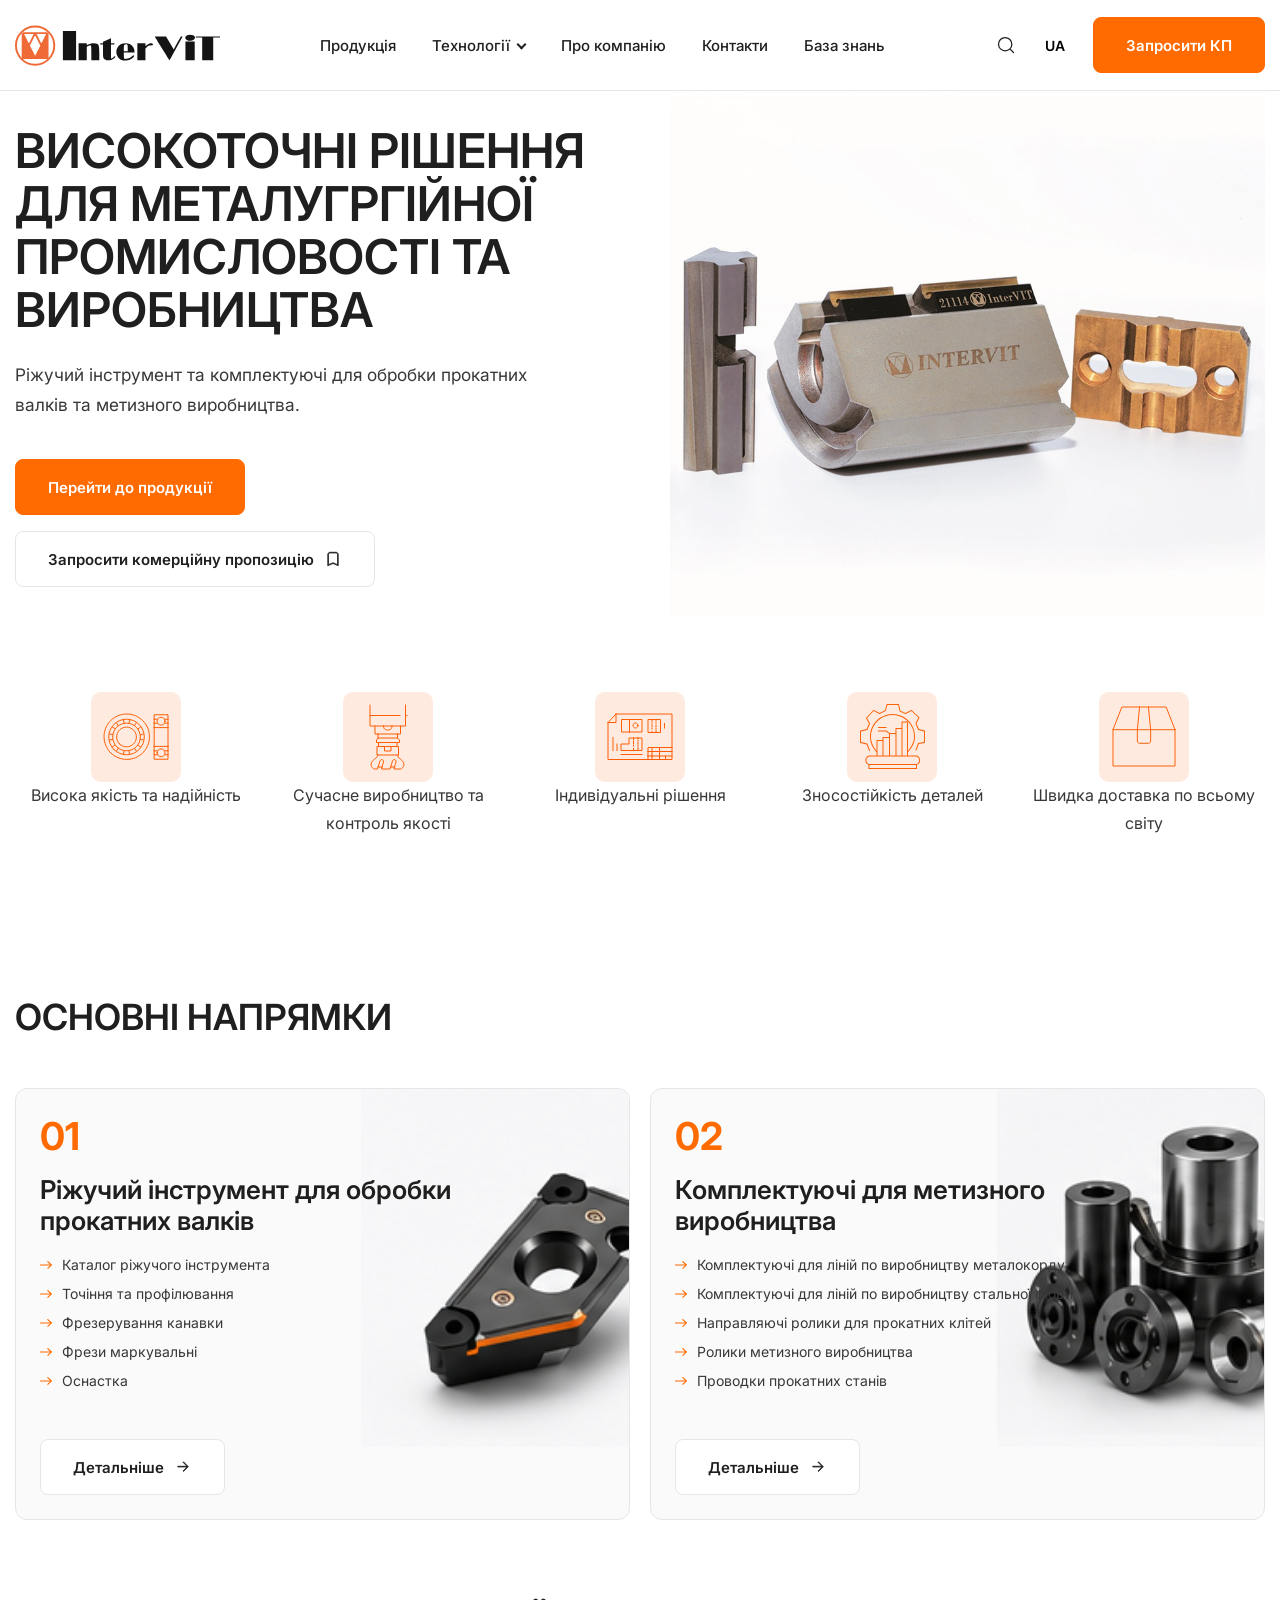
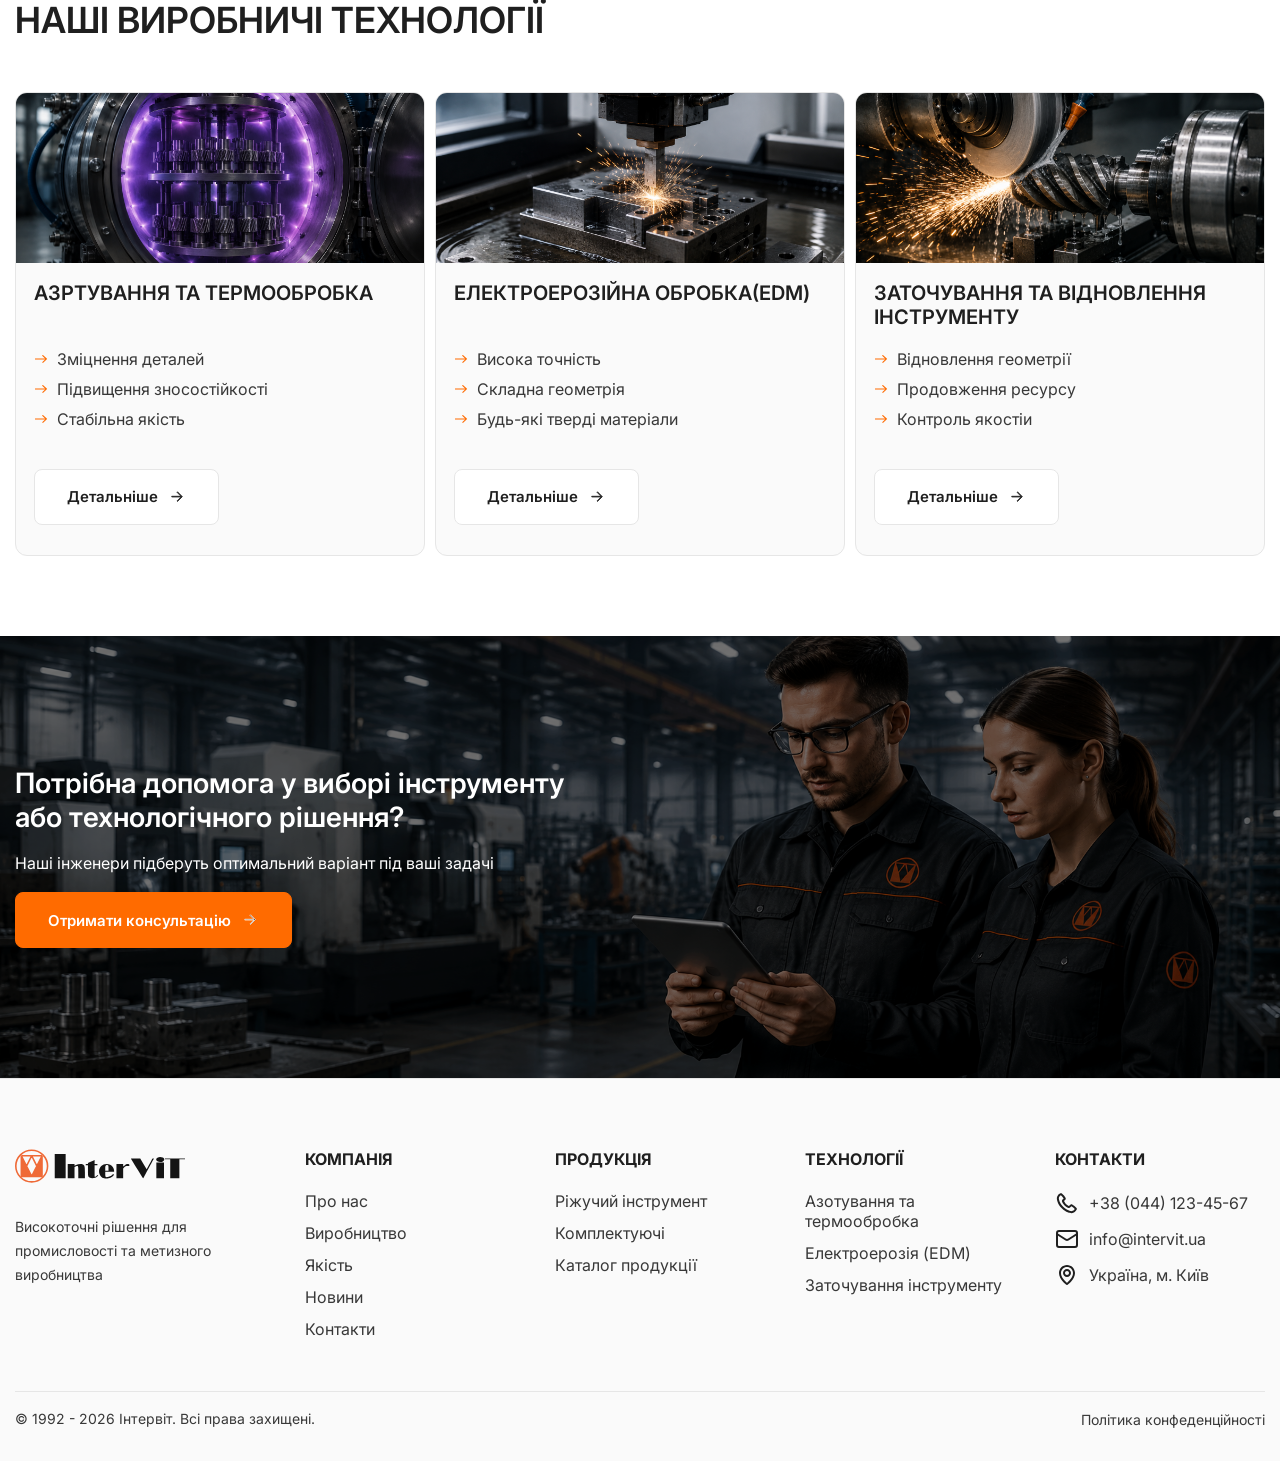
<file: index.html>
<!DOCTYPE html>
<html lang="uk">
<head>
<meta charset="UTF-8">
<meta name="viewport" content="width=device-width, initial-scale=1.0">

<title>Intervit</title>

<link rel="stylesheet" href="css/style.css">

</head>
<body>

<div class="wrapper">

<header class="header">
    <div class="container">
        <div class="header__wrapper">
            <a href="index.html" class="header__logo">
                <img src="images/logotype.svg" alt="Intervit">
            </a>
            <nav class="header__nav">
                <ul class="menu">
                    <li class="menu__item">
                        <a href="products.html" class="menu__link">
                            Продукція
                        </a>
                    </li>
                    <li class="menu__item menu__item--parent">
                        <a href="#" class="menu__link menu__link--parent">
                            Технології
                        </a>
                        <ul class="submenu">
                            <li class="submenu__item">
                                <a href="#">Азотування та термообробка</a>
                            </li>
                            <li class="submenu__item">
                                <a href="#">Електроерозія (EDM)</a>
                            </li>
                            <li class="submenu__item">
                                <a href="technology.html">Заточування інструменту</a>
                            </li>
                        </ul>
                    </li>
                    <li class="menu__item">
                        <a href="about.html" class="menu__link">
                            Про компанію
                        </a>
                    </li>
                    <li class="menu__item">
                        <a href="contacts.html" class="menu__link">
                            Контакти
                        </a>
                    </li>
                    <li class="menu__item">
                        <a href="knowledge.html" class="menu__link">
                            База знань
                        </a>
                    </li>
                </ul>

            </nav>

            <div class="header__actions">

                <button class="header__search">
                    <svg xmlns="http://www.w3.org/2000/svg" width="24" height="24" viewBox="0 0 24 24" fill="none">
                        <path d="M17 17L21 21M3 11C3 13.1217 3.84285 15.1566 5.34315 16.6569C6.84344 18.1571 8.87827 19 11 19C13.1217 19 15.1566 18.1571 16.6569 16.6569C18.1571 15.1566 19 13.1217 19 11C19 8.87827 18.1571 6.84344 16.6569 5.34315C15.1566 3.84285 13.1217 3 11 3C8.87827 3 6.84344 3.84285 5.34315 5.34315C3.84285 6.84344 3 8.87827 3 11Z" stroke="#1F1F1F" stroke-width="1.5" stroke-linecap="round" stroke-linejoin="round"/>
                    </svg>
                </button>

                <div class="lang">
                    <button class="lang__current">
                        UA
                    </button>
                    <ul class="lang__list">
                        <li>
                            <a href="#">EN</a>
                        </li>
                        <li>
                            <a href="#">PL</a>
                        </li>
                    </ul>
                </div>
                <a href="#" class="btn btn--primary header__btn--primary">
                    Запросити КП
                </a>

                <button class="burger">
                    <span></span>
                    <span></span>
                    <span></span>
                </button>
            </div>
        </div>
    </div>
</header>

<main>

    <section class="hero">
        <div class="container">
            <div class="hero__wrapper">
                <div class="hero__content">
                    <!-- <span class="hero__subtitle">
                        Високоточні рішення
                    </span> -->
                    <h1 class="hero__title">
                        ВИСОКОТОЧНІ РІШЕННЯ ДЛЯ МЕТАЛУГРГІЙНОЇ ПРОМИСЛОВОСТІ ТА ВИРОБНИЦТВА
                    </h1>
                    <p class="hero__text">
                        Ріжучий інструмент та комплектуючі
                        для обробки прокатних валків
                        та метизного виробництва.
                    </p>
                    <div class="hero__buttons">
                        <a href="products.html" class="btn btn--primary">
                            Перейти до продукції
                        </a>
                        <a href="contacts.html" class="btn btn--secondary">
                            Запросити комерційну пропозицію
                            <svg xmlns="http://www.w3.org/2000/svg" width="24" height="24" viewBox="0 0 24 24" fill="none">
                                <path d="M8 3H16C16.7956 3 17.5587 3.31607 18.1213 3.87868C18.6839 4.44129 19 5.20435 19 6V21L12 18L5 21V6C5 5.20435 5.31607 4.44129 5.87868 3.87868C6.44129 3.31607 7.20435 3 8 3ZM8 4C7.46957 4 6.96086 4.21071 6.58579 4.58579C6.21071 4.96086 6 5.46957 6 6V19.5L12 16.94L18 19.5V6C18 5.46957 17.7893 4.96086 17.4142 4.58579C17.0391 4.21071 16.5304 4 16 4H8Z" fill="#1F1F1F"/>
                            </svg>
                        </a>
                    </div>
                </div>
                <div class="hero__image">
                    <img src="images/Accessories.jpg" alt="INTERVIT">
                </div>
            </div>
        </div>
    </section>

    <section class="advantges">
        <div class="container">
            <div class="advantges__wrapper">
                <div class="advantges-card">
                    <svg xmlns="http://www.w3.org/2000/svg" width="90" height="90" viewBox="0 0 90 90" fill="none">
                        <rect width="90" height="90" rx="10" fill="#FEEADF"/>
                        <path d="M45.2779 58.9645L43.8683 56.8212M46.8329 53.3624L49.4706 54.7719M27.0687 33.5982L25.7123 31.0136M24.1041 36.5629L21.5197 35.2063M52.2947 47.9538L49.4706 47.4332M49.4705 42.9862L52.2947 42.0245M21.5197 47.4332L18.6955 47.9538M18.6955 42.0245L21.6336 42.4921M49.4705 35.2064L46.8329 37.057M43.3742 33.5982L45.2779 31.0138M27.0687 56.3271L25.7123 58.9645M21.5197 54.7719L23.61 53.3624M38.9273 27.6689L37.939 31.1276M33.2198 31.3415L32.2262 27.5026M37.939 58.9645L38.4597 61.7887M32.5305 61.7887L32.998 58.9645M77 35.6011H63.165M77 35.6011V31.1542M77 35.6011L77 54.3771M63.165 35.6011V31.1542M63.165 35.6011V54.3771M63.165 31.1542V22.7544H77V31.1542M63.165 31.1542H66.1031M77 31.1542C77 31.1542 75.3595 31.1542 74.0088 31.1542M63.165 54.3771H77M63.165 54.3771V58.8241M77 54.3771V58.8241M77 58.8241L77 67.2239H63.165V58.8241M77 58.8241H74.0088M63.165 58.8241H66.1297M63.165 27.2013H66.1031M74.0088 27.2013H77M77 62.7769H74.0088M66.1031 62.7769H63.165M28.5074 51.9768C24.6482 48.1176 24.6482 41.8606 28.5074 38.0014C32.3666 34.1422 38.6236 34.1422 42.4828 38.0014C46.342 41.8606 46.342 48.1176 42.4828 51.9768C38.6236 55.8361 32.3666 55.8361 28.5074 51.9768ZM22.9173 57.567C15.9707 50.6204 15.9707 39.3578 22.9173 32.4113C29.8638 25.4647 41.1265 25.4647 48.073 32.4113C55.0196 39.3578 55.0196 50.6204 48.073 57.567C41.1264 64.5136 29.8638 64.5136 22.9173 57.567ZM19.6571 60.8006C10.781 51.9245 10.781 37.5333 19.6571 28.6572C28.5333 19.781 42.9244 19.781 51.8006 28.6572C60.6768 37.5333 60.6768 51.9245 51.8006 60.8006C42.9244 69.6768 28.5333 69.6768 19.6571 60.8006ZM25.7124 54.7719C20.3095 49.369 20.3095 40.6092 25.7124 35.2063C31.1153 29.8034 39.8751 29.8035 45.278 35.2063C50.6809 40.6092 50.6809 49.369 45.278 54.7719C39.8751 60.1748 31.1153 60.1748 25.7124 54.7719ZM74.0354 29.1778C74.0354 31.3608 72.2656 33.1306 70.0825 33.1306C67.8994 33.1306 66.1297 31.3608 66.1297 29.1778C66.1297 26.9947 67.8994 25.2249 70.0825 25.2249C72.2656 25.2249 74.0354 26.9947 74.0354 29.1778ZM66.1297 60.8005C66.1297 58.6174 67.8994 56.8477 70.0825 56.8477C72.2656 56.8477 74.0354 58.6174 74.0354 60.8005C74.0354 62.9836 72.2656 64.7534 70.0825 64.7534C67.8994 64.7534 66.1297 62.9836 66.1297 60.8005Z" stroke="#FE5F06" stroke-linecap="square" stroke-linejoin="round"/>
                    </svg>
                    <p>Висока якість та надійність</p>
                </div>
                <div class="advantges-card">
                    <svg xmlns="http://www.w3.org/2000/svg" width="90" height="90" viewBox="0 0 90 90" fill="none">
                    <rect width="90" height="90" rx="10" fill="#FEEADF"/>
                    <path d="M27 13V34H40.5M62.5 23.5V34H49M62.5 23.5V13M62.5 23.5H64M40.5 34C40.5 35.5 40.9 38 44.5 38C48.1 38 49 36 49 34M40.5 34H49M27 23.5H57M32 34V42H35M57.5 34V42H54.5M35 46L33.5 48V50.5H35.5M35 46H54.5M35 46V42M54.5 46L56.5 48V50.5H54M54.5 46V42M35 42H54.5M35.5 50.5V54.5M35.5 50.5H54M35.5 54.5H34V63H34.5M35.5 54.5H41.5M54 50.5V54.5M54 54.5H48M54 54.5H55.5V63H34.5M41.5 54.5V59H48V54.5M41.5 54.5H48M35.125 75L34.5 77H31.5C30.5 77 29 75.5 28.5 74.5C28 73.5 27.5 71 29.5 69C31.6479 67.0474 31.8521 66.9526 34 65L34.5 64.5V63M35.125 75L37 69C38 66.5 41 67.5 40.5 70C39.9567 71.9017 39.4595 73.5266 39.0397 75M35.125 75H39.0397M39.0397 75C38.8414 75.6961 38.6604 76.3583 38.5 77H47L47.625 75M47.625 75L49.5 69C50.5 66.5 53.5 67.5 53 70C52.4567 71.9017 51.9595 73.5266 51.5397 75H51.5M47.625 75H51.5M51.5 75C51.3017 75.6961 51.1207 76.3583 50.9603 77H57.5C58.5 77 60 75.5 60.5 74.5C61 73.5 61.5 71 59.5 69C57.3521 67.0474 57.1479 66.9526 55 65V63" stroke="#FE5F06" stroke-linecap="round"/>
                    </svg>
                    <p>Сучасне виробництво та контроль якості</p>
                </div>
                <div class="advantges-card">
                    <svg xmlns="http://www.w3.org/2000/svg" width="90" height="90" viewBox="0 0 90 90" fill="none">
                    <rect width="90" height="90" rx="10" fill="#FEEADF"/>
                    <path d="M21 22L13 30.5M21 22H77V67.5H13V30.5M21 22V30.5H13M34.5 27.5H26.5V40H34.5M34.5 27.5H47V40H34.5M34.5 27.5V40M69.5 31.5V36M61 27.5H53V40.5H57M61 27.5H65.5V40.5H61M61 27.5V28.5M61 40.5H57M61 40.5V38.5M57 40.5V39.5M61 30V31M61 33V34.5M61 36V37M57 28.5V29.5M57 31V32M57 33.5V34.5M57 36V37M43 58.5H47V46H43M43 58.5H38.5M43 58.5V55.5M38.5 58.5H26V52H34V46H38.5M38.5 58.5V56.5M22 52V58.5M18 45.5V58.5M38.5 46H43M38.5 46V47.5M43 46V46.75M38.5 49V51.5M38.5 53V54M43 48.25V49M43 50.5V52M43 53.25V54M26 62.5H47M57 55.5H53V59.5M57 55.5V59.5M57 55.5H64.5M57 59.5V64M57 59.5H53M57 59.5H64.5M57 64V67.5M57 64H64.5M57 64H53M64.5 55.5H77M64.5 55.5V59.5M64.5 67.5V64M64.5 64V59.5M64.5 64H77M64.5 59.5H77M53 59.5V64M53 67.5V64M70.5 67.5V64M43 33.5C43 34.8807 41.8807 36 40.5 36C39.1193 36 38 34.8807 38 33.5C38 32.1193 39.1193 31 40.5 31C41.8807 31 43 32.1193 43 33.5Z" stroke="#FE5F06" stroke-linecap="square"/>
                    </svg>
                    <p>Індивідуальні рішення</p>
                </div>
                <div class="advantges-card">
                    <svg xmlns="http://www.w3.org/2000/svg" width="90" height="90" viewBox="0 0 90 90" fill="none">
                    <rect width="90" height="90" rx="10" fill="#FEEADF"/>
                    <path fill-rule="evenodd" clip-rule="evenodd" d="M39.5149 12.3787C39.5706 12.1561 39.7706 12 40 12H51.5C51.7328 12 51.9348 12.1607 51.9872 12.3876L53.4317 18.647L58.4897 20.9461L64.2764 18.0528C64.4632 17.9594 64.6884 17.9919 64.8412 18.1345L72.3412 25.1345C72.5031 25.2857 72.5463 25.5254 72.4472 25.7236L69.5496 31.5189L71.8649 37.0758L77.6213 38.5149C77.8438 38.5706 78 38.7706 78 39V50.5C78 50.7444 77.8233 50.953 77.5822 50.9932L71.8641 51.9462L69.4667 58.1795C69.3675 58.4372 69.0782 58.5658 68.8205 58.4667C68.5628 58.3675 68.4342 58.0782 68.5333 57.8205L71.0333 51.3205C71.0969 51.1552 71.2431 51.0359 71.4178 51.0068L77 50.0764V39.3904L71.3787 37.9851C71.2254 37.9467 71.0992 37.8382 71.0385 37.6923L68.5385 31.6923C68.4826 31.5582 68.4878 31.4064 68.5528 31.2764L71.3857 25.6106L64.4128 19.1026L58.7236 21.9472C58.5887 22.0147 58.4305 22.0176 58.2931 21.9552L52.7931 19.4552C52.6514 19.3908 52.5478 19.2641 52.5128 19.1124L51.1022 13H40.3904L38.9851 18.6213C38.9497 18.7629 38.8542 18.8819 38.7236 18.9472L32.7236 21.9472C32.5828 22.0176 32.4172 22.0176 32.2764 21.9472L26.6106 19.1143L20.1117 26.0774L22.9389 31.2606C23.0115 31.3936 23.0198 31.5524 22.9615 31.6923L20.4615 37.6923C20.3995 37.8411 20.2695 37.9509 20.1124 37.9872L14 39.3978V50.1022L20.1124 51.5128C20.2743 51.5502 20.407 51.6655 20.4667 51.8205L22.9667 58.3205C23.0658 58.5782 22.9372 58.8675 22.6795 58.9667C22.4218 59.0658 22.1325 58.9372 22.0333 58.6795L19.6287 52.4275L13.3876 50.9872C13.1607 50.9348 13 50.7328 13 50.5V39C13 38.7672 13.1607 38.5652 13.3876 38.5128L19.6373 37.0706L21.9463 31.529L19.0611 26.2394C18.9579 26.0503 18.9875 25.8163 19.1345 25.6588L26.1345 18.1588C26.2857 17.9969 26.5254 17.9537 26.7236 18.0528L32.5 20.941L38.0707 18.1556L39.5149 12.3787ZM54.4999 29.5H54.9999H60.4999H60.9029C59.7848 28.3518 58.5362 27.3265 57.1768 26.4472C53.6433 24.1617 49.5168 22.9634 45.3088 23.0009C41.1007 23.0383 36.9962 24.3098 33.5039 26.6578C30.0117 29.0058 27.2852 32.327 25.6626 36.2098C24.04 40.0926 23.5925 44.3662 24.3756 48.5009C25.0783 52.2113 26.9821 55.822 29.4999 58.7166V48.5V48H29.9999H35.4999V45.5V45H35.9999H41.9999V41.7573L38.8397 39.5H31.4999H30.9999V38.5H31.4999H38.9999H39.1601L39.2905 38.5931L42.6601 41H48.4999V36.5V36H48.9999H54.4999V30V29.5ZM29.4999 60.2013C26.5118 57.0684 24.2023 52.96 23.393 48.687C22.5735 44.36 23.0418 39.8876 24.7399 35.8242C26.438 31.7609 29.2913 28.2852 32.946 25.8279C36.6007 23.3707 40.8961 22.0401 45.2999 22.0009C49.7036 21.9617 54.0221 23.2158 57.7199 25.6076C61.4177 27.9994 64.3323 31.4238 66.1025 35.4563C67.8726 39.4888 68.4204 43.9522 67.678 48.2931C66.9389 52.6145 63.9255 57.0359 60.9999 60.1968V63.5H61.007H61.0147H61.0226H61.0305H61.0384H61.0464H61.0545H61.0627H61.0709H61.0791H61.0874H61.0958H61.1043H61.1128H61.1213H61.13H61.1386H61.1474H61.1562H61.165H61.174H61.183H61.192H61.2011H61.2103H61.2195H61.2288H61.2381H61.2476H61.257H61.2666H61.2762H61.2858H61.2955H61.3053H61.3151H61.325H61.335H61.345H61.3551H61.3652H61.3754H61.3857H61.396H61.4064H61.4169H61.4274H61.4379H61.4486H61.4593H61.47H61.4808H61.4917H61.5026H61.5136H61.5247H61.5358H61.547H61.5583H61.5696H61.5809H61.5924H61.6038H61.6154H61.627H61.6387H61.6504H61.6622H61.6741H61.686H61.698H61.71H61.7221H61.7343H61.7465H61.7588H61.7712H61.7836H61.7961H61.8086H61.8212H61.8339H61.8466H61.8594H61.8722H61.8852H61.8981H61.9112H61.9243H61.9374H61.9506H61.9639H61.9773H61.9907H62.0042H62.0177H62.0313H62.0449H62.0587H62.0725H62.0863H62.1002H62.1142H62.1282H62.1423H62.1565H62.1707H62.185H62.1993H62.2137H62.2282H62.2427H62.2573H62.272H62.2867H62.3015H62.3163H62.3312H62.3462H62.3612H62.3763H62.3915H62.4067H62.422H62.4374H62.4528H62.4682H62.4838H62.4994H62.515H62.5308H62.5466H62.5624H62.5783H62.5943H62.6104H62.6265H62.6426H62.6589H62.6752H62.6915H62.7079H62.7244H62.741H62.7576H62.7743H62.791H62.8078H62.8247H62.8416H62.8586H62.8757H62.8928H62.91H62.9272H62.9445H62.9619H62.9793H62.9968H63.0144H63.032H63.0497H63.0675H63.0853H63.1032H63.1211H63.1391H63.1572H63.1754H63.1936H63.2118H63.2302H63.2486H63.267H63.2855H63.3041H63.3228H63.3415H63.3603H63.3791H63.398H63.417H63.436H63.4551H63.4743H63.4935H63.5128H63.5322H63.5516H63.5711H63.5906H63.6103H63.6299H63.6497H63.6695H63.6894H63.7093H63.7293H63.7494H63.7695H63.7897H63.81H63.8303H63.8507H63.8711H63.8917H63.9122H63.9329H63.9536H63.9744H63.9952H64.0161H64.0371H64.0582H64.0793H64.1004H64.1217H64.143H64.1643H64.1858H64.2072H64.2288H64.2504H64.2721H64.2939H64.3157H64.3376H64.3595H64.3815H64.4036H64.4258H64.448H64.4703H64.4926H64.515H64.5375H64.56H64.5826H64.6053H64.628H64.6508H64.6737H64.6966H64.7196H64.7427H64.7658H64.789H64.8123H64.8356H64.859H64.8824H64.906H64.9295H64.9532H64.9769H65.0007H65.0246H65.0485H65.0725H65.0965H65.1206H65.1448H65.169H65.1934H65.2177H65.2422H65.2667H65.2913H65.3159H65.3406H65.3654H65.3902H65.4151H65.4401H65.4652H65.4903H65.5154H65.5407H65.566H65.5914H65.6168H65.6423H65.6679H65.6935H65.7192H65.745H65.7708H65.7967H65.8227H65.8487H65.8748H65.901H65.9273H65.9536H65.9799H66.0064H66.0329H66.0594H66.0861H66.1128H66.1396H66.1664H66.1933H66.2203H66.2473H66.2744H66.3016H66.3288H66.3561H66.3835H66.411H66.4385H66.466H66.4937H66.5214H66.5492H66.577H66.6049H66.6329H66.661H66.6891H66.7172H66.7455H66.7738H66.8022H66.8306H66.8592H66.8877H66.9164H66.9451H66.9739H67.0028H67.0317H67.0607H67.0897H67.1189H67.1481H67.1773H67.2066H67.236H67.2655H67.295H67.3246H67.3543H67.384H67.4138H67.4437H67.4737H67.5037H67.5337H67.5639H67.5941H67.6244H67.6547H67.6851H67.7156H67.7462H67.7768H67.8075H67.8382H67.8691H67.9H67.9309H67.9619H67.993H68.0242H68.0554H68.0867H68.1181H68.1495H68.1811H68.2126H68.2443H68.276H68.3078H68.3396H68.3715H68.4035H68.4356H68.4677H68.4999C69.916 63.5 71.0333 64.0159 71.8161 64.83C72.5915 65.6364 73.0144 66.7089 73.1059 67.7954C73.2777 69.8357 72.2729 72.0841 70 72.7835V76.5V77H69.5H22H21.5V76.5V72.7835C19.2271 72.0842 18.2223 69.8358 18.3941 67.7955C18.4856 66.7089 18.9084 65.6365 19.6838 64.8301C20.4666 64.016 21.5838 63.5 22.9999 63.5H23.0321H23.0642H23.0962H23.1281H23.1599H23.1916H23.2232H23.2548H23.2862H23.3176H23.3489H23.3801H23.4111H23.4421H23.4731H23.5039H23.5346H23.5652H23.5958H23.6263H23.6566H23.6869H23.7171H23.7472H23.7772H23.8072H23.837H23.8667H23.8964H23.926H23.9555H23.9849H24.0142H24.0434H24.0725H24.1016H24.1305H24.1594H24.1882H24.2169H24.2455H24.274H24.3025H24.3308H24.3591H24.3872H24.4153H24.4433H24.4713H24.4991H24.5268H24.5545H24.5821H24.6096H24.637H24.6643H24.6915H24.7187H24.7457H24.7727H24.7996H24.8264H24.8531H24.8798H24.9063H24.9328H24.9592H24.9855H25.0117H25.0378H25.0639H25.0898H25.1157H25.1415H25.1672H25.1929H25.2184H25.2439H25.2693H25.2946H25.3198H25.3449H25.37H25.3949H25.4198H25.4446H25.4694H25.494H25.5186H25.543H25.5674H25.5918H25.616H25.6401H25.6642H25.6882H25.7121H25.736H25.7597H25.7834H25.807H25.8305H25.8539H25.8773H25.9005H25.9237H25.9468H25.9699H25.9928H26.0157H26.0385H26.0612H26.0838H26.1064H26.1288H26.1512H26.1736H26.1958H26.218H26.24H26.2621H26.284H26.3058H26.3276H26.3493H26.3709H26.3925H26.4139H26.4353H26.4566H26.4778H26.499H26.5201H26.5411H26.562H26.5828H26.6036H26.6243H26.6449H26.6655H26.6859H26.7063H26.7266H26.7469H26.767H26.7871H26.8071H26.8271H26.8469H26.8667H26.8864H26.9061H26.9256H26.9451H26.9646H26.9839H27.0032H27.0224H27.0415H27.0605H27.0795H27.0984H27.1172H27.136H27.1546H27.1732H27.1918H27.2102H27.2286H27.2469H27.2652H27.2833H27.3014H27.3195H27.3374H27.3553H27.3731H27.3908H27.4085H27.4261H27.4436H27.4611H27.4785H27.4958H27.513H27.5302H27.5473H27.5643H27.5812H27.5981H27.6149H27.6317H27.6484H27.665H27.6815H27.698H27.7144H27.7307H27.7469H27.7631H27.7792H27.7953H27.8113H27.8272H27.843H27.8588H27.8745H27.8901H27.9057H27.9212H27.9366H27.952H27.9673H27.9825H27.9977H28.0128H28.0278H28.0427H28.0576H28.0725H28.0872H28.1019H28.1165H28.1311H28.1456H28.16H28.1743H28.1886H28.2029H28.217H28.2311H28.2451H28.2591H28.273H28.2868H28.3006H28.3143H28.3279H28.3415H28.355H28.3684H28.3818H28.3951H28.4084H28.4216H28.4347H28.4477H28.4607H28.4736H28.4865H28.4993H28.512H28.5247H28.5373H28.5499H28.5624H28.5748H28.5871H28.5994H28.6117H28.6238H28.6359H28.648H28.66H28.6719H28.6837H28.6955H28.7073H28.7189H28.7306H28.7421H28.7536H28.765H28.7764H28.7877H28.7989H28.8101H28.8213H28.8323H28.8433H28.8543H28.8651H28.876H28.8867H28.8974H28.9081H28.9187H28.9292H28.9396H28.9501H28.9604H28.9707H28.9809H28.9911H29.0012H29.0112H29.0212H29.0312H29.0411H29.0509H29.0606H29.0703H29.08H29.0896H29.0991H29.1086H29.118H29.1273H29.1367H29.1459H29.1551H29.1642H29.1733H29.1823H29.1913H29.2002H29.209H29.2178H29.2265H29.2352H29.2438H29.2524H29.2609H29.2694H29.2778H29.2861H29.2944H29.3027H29.3108H29.319H29.327H29.3351H29.343H29.3509H29.3588H29.3666H29.3743H29.382H29.3897H29.3973H29.4048H29.4123H29.4197H29.4271H29.4344H29.4416H29.4489H29.456H29.4631H29.4702H29.4772H29.4841H29.491H29.4979H29.4999V60.2013ZM60.9999 58.6988C63.6129 55.6887 66.0603 51.8196 66.6923 48.1245C67.4017 43.9765 66.8783 39.7115 65.1868 35.8582C64.1649 33.5303 62.7439 31.4145 60.9999 29.6002V30V58.6988ZM54.4999 37H49.4999V41.5V63.5H54.4999V37ZM55.4999 63.5H59.9999V30.5H55.4999V36.5V63.5ZM48.4999 63.5V42H42.9999V45.5V63.5H48.4999ZM41.9999 63.5V46H36.4999V48.5V63.5H41.9999ZM35.4999 63.5V49H30.4999V63.5H35.4999ZM22.5 72.9778V76H69V72.9778C68.8374 72.9925 68.6707 73 68.4999 73H68.4673H68.4341H68.4002H68.3657H68.3305H68.2947H68.2582H68.2211H68.1833H68.1449H68.1058H68.0661H68.0258H67.9849H67.9433H67.9011H67.8582H67.8148H67.7707H67.7261H67.6808H67.6349H67.5884H67.5413H67.4935H67.4452H67.3963H67.3468H67.2967H67.2461H67.1948H67.1429H67.0905H67.0375H66.9839H66.9298H66.875H66.8197H66.7639H66.7075H66.6505H66.5929H66.5348H66.4762H66.417H66.3573H66.297H66.2361H66.1748H66.1129H66.0504H65.9874H65.9239H65.8599H65.7954H65.7303H65.6647H65.5986H65.532H65.4648H65.3972H65.3291H65.2604H65.1913H65.1216H65.0515H64.9808H64.9097H64.8381H64.766H64.6934H64.6204H64.5468H64.4728H64.3984H64.3234H64.248H64.1721H64.0958H64.019H63.9417H63.864H63.7858H63.7072H63.6282H63.5487H63.4687H63.3883H63.3075H63.2263H63.1446H63.0625H62.9799H62.897H62.8136H62.7298H62.6456H62.561H62.476H62.3905H62.3047H62.2185H62.1318H62.0448H61.9573H61.8695H61.7813H61.6927H61.6037H61.5144H61.4246H61.3345H61.244H61.1531H61.0619H60.9703H60.8784H60.786H60.6934H60.6003H60.5069H60.4132H60.3191H60.2247H60.1299H60.0348H59.9394H59.8436H59.7475H59.651H59.5543H59.4572H59.3598H59.262H59.164H59.0656H58.9669H58.8679H58.7687H58.6691H58.5692H58.469H58.3685H58.2677H58.1666H58.0653H57.9636H57.8617H57.7595H57.657H57.5543H57.4512H57.3479H57.2444H57.1405H57.0364H56.9321H56.8275H56.7226H56.6175H56.5121H56.4065H56.3007H56.1946H56.0882H55.9817H55.8749H55.7678H55.6606H55.5531H55.4454H55.3374H55.2293H55.1209H55.0124H54.9036H54.7946H54.6854H54.576H54.4664H54.3566H54.2466H54.1364H54.026H53.9155H53.8047H53.6938H53.5827H53.4714H53.36H53.2483H53.1365H53.0246H52.9125H52.8002H52.6877H52.5751H52.4624H52.3495H52.2364H52.1232H52.0099H51.8964H51.7828H51.6691H51.5552H51.4412H51.327H51.2128H51.0984H50.9839H50.8693H50.7545H50.6397H50.5247H50.4097H50.2945H50.1792H50.0639H49.9484H49.8328H49.7172H49.6015H49.4857H49.3698H49.2538H49.1377H49.0216H48.9054H48.7891H48.6727H48.5563H48.4399H48.3233H48.2067H48.0901H47.9734H47.8567H47.7399H47.623H47.5062H47.3893H47.2723H47.1553H47.0383H46.9213H46.8042H46.6871H46.57H46.4528H46.3357H46.2185H46.1014H45.9842H45.867H45.7498H45.6326H45.5154H45.3983H45.2811H45.1639H45.0468H44.9296H44.8125H44.6954H44.5784H44.4613H44.3443H44.2273H44.1104H43.9935H43.8766H43.7597H43.643H43.5262H43.4095H43.2929H43.1763H43.0598H42.9433H42.8269H42.7105H42.5943H42.478H42.3619H42.2459H42.1299H42.014H41.8982H41.7824H41.6668H41.5512H41.4358H41.3204H41.2051H41.09H40.9749H40.86H40.7451H40.6304H40.5158H40.4012H40.2869H40.1726H40.0585H39.9445H39.8306H39.7168H39.6032H39.4897H39.3764H39.2632H39.1502H39.0373H38.9245H38.8119H38.6995H38.5872H38.4751H38.3631H38.2513H38.1397H38.0282H37.9169H37.8058H37.6949H37.5842H37.4736H37.3632H37.2531H37.1431H37.0333H36.9237H36.8143H36.7051H36.5961H36.4873H36.3787H36.2703H36.1622H36.0543H35.9466H35.8391H35.7318H35.6248H35.518H35.4114H35.3051H35.199H35.0931H34.9875H34.8821H34.777H34.6722H34.5676H34.4632H34.3591H34.2553H34.1517H34.0484H33.9454H33.8426H33.7401H33.6379H33.536H33.4344H33.333H33.2319H33.1312H33.0307H32.9305H32.8306H32.731H32.6317H32.5327H32.4341H32.3357H32.2376H32.1399H32.0425H31.9454H31.8486H31.7522H31.6561H31.5603H31.4649H31.3697H31.275H31.1805H31.0865H30.9927H30.8993H30.8063H30.7136H30.6213H30.5294H30.4378H30.3465H30.2557H30.1652H30.0751H29.9853H29.896H29.807H29.7184H29.6302H29.5423H29.4549H29.3679H29.2812H29.195H29.1091H29.0237H28.9387H28.8541H28.7699H28.6861H28.6027H28.5197H28.4372H28.3551H28.2734H28.1922H28.1114H28.031H27.951H27.8715H27.7925H27.7139H27.6357H27.558H27.4807H27.4039H27.3276H27.2517H27.1763H27.1014H27.0269H26.9529H26.8793H26.8063H26.7337H26.6616H26.59H26.5189H26.4482H26.3781H26.3085H26.2393H26.1707H26.1025H26.0349H25.9677H25.9011H25.835H25.7694H25.7044H25.6398H25.5758H25.5123H25.4493H25.3869H25.325H25.2636H25.2028H25.1425H25.0827H25.0235H24.9649H24.9068H24.8493H24.7923H24.7359H24.68H24.6247H24.57H24.5158H24.4622H24.4092H24.3568H24.305H24.2537H24.203H24.1529H24.1034H24.0545H24.0062H23.9585H23.9114H23.8649H23.819H23.7737H23.729H23.685H23.6415H23.5987H23.5565H23.5149H23.474H23.4337H23.394H23.3549H23.3165H23.2787H23.2416H23.2051H23.1693H23.1341H23.0996H23.0657H23.0325H22.9999C22.8292 73 22.6625 72.9925 22.5 72.9778ZM30.9999 35H31.4999H38.9999H39.4999V36H38.9999H31.4999H30.9999V35ZM19.3906 67.8794C19.2387 69.6825 20.1795 71.4943 22.1052 71.9087C22.3791 71.9677 22.677 72 22.9999 72H23.0325H23.0657H23.0996H23.1341H23.1693H23.2051H23.2416H23.2787H23.3165H23.3549H23.394H23.4337H23.474H23.5149H23.5565H23.5987H23.6415H23.685H23.729H23.7737H23.819H23.8649H23.9114H23.9585H24.0062H24.0545H24.1034H24.1529H24.203H24.2537H24.305H24.3568H24.4092H24.4622H24.5158H24.57H24.6247H24.68H24.7359H24.7923H24.8493H24.9068H24.9649H25.0235H25.0827H25.1425H25.2028H25.2636H25.325H25.3869H25.4493H25.5123H25.5758H25.6398H25.7044H25.7694H25.835H25.9011H25.9677H26.0349H26.1025H26.1707H26.2393H26.3085H26.3781H26.4482H26.5189H26.59H26.6616H26.7337H26.8063H26.8793H26.9529H27.0269H27.1014H27.1763H27.2517H27.3276H27.4039H27.4807H27.558H27.6357H27.7139H27.7925H27.8715H27.951H28.031H28.1114H28.1922H28.2734H28.3551H28.4372H28.5197H28.6027H28.6861H28.7699H28.8541H28.9387H29.0237H29.1091H29.195H29.2812H29.3679H29.4549H29.5423H29.6302H29.7184H29.807H29.896H29.9853H30.0751H30.1652H30.2557H30.3465H30.4378H30.5294H30.6213H30.7136H30.8063H30.8993H30.9927H31.0865H31.1805H31.275H31.3697H31.4649H31.5603H31.6561H31.7522H31.8486H31.9454H32.0425H32.1399H32.2376H32.3357H32.4341H32.5327H32.6317H32.731H32.8306H32.9305H33.0307H33.1312H33.2319H33.333H33.4344H33.536H33.6379H33.7401H33.8426H33.9454H34.0484H34.1517H34.2553H34.3591H34.4632H34.5676H34.6722H34.777H34.8821H34.9875H35.0931H35.199H35.3051H35.4114H35.518H35.6248H35.7318H35.8391H35.9466H36.0543H36.1622H36.2703H36.3787H36.4873H36.5961H36.7051H36.8143H36.9237H37.0333H37.1431H37.2531H37.3632H37.4736H37.5842H37.6949H37.8058H37.9169H38.0282H38.1397H38.2513H38.3631H38.4751H38.5872H38.6995H38.8119H38.9245H39.0373H39.1502H39.2632H39.3764H39.4897H39.6032H39.7168H39.8306H39.9445H40.0585H40.1726H40.2869H40.4012H40.5158H40.6304H40.7451H40.86H40.9749H41.09H41.2051H41.3204H41.4358H41.5512H41.6668H41.7824H41.8982H42.014H42.1299H42.2459H42.3619H42.478H42.5943H42.7105H42.8269H42.9433H43.0598H43.1763H43.2929H43.4095H43.5262H43.643H43.7597H43.8766H43.9935H44.1104H44.2273H44.3443H44.4613H44.5784H44.6954H44.8125H44.9296H45.0468H45.1639H45.2811H45.3983H45.5154H45.6326H45.7498H45.867H45.9842H46.1014H46.2185H46.3357H46.4528H46.57H46.6871H46.8042H46.9213H47.0383H47.1553H47.2723H47.3893H47.5062H47.623H47.7399H47.8567H47.9734H48.0901H48.2067H48.3233H48.4399H48.5563H48.6727H48.7891H48.9054H49.0216H49.1377H49.2538H49.3698H49.4857H49.6015H49.7172H49.8328H49.9484H50.0639H50.1792H50.2945H50.4097H50.5247H50.6397H50.7545H50.8693H50.9839H51.0984H51.2128H51.327H51.4412H51.5552H51.6691H51.7828H51.8964H52.0099H52.1232H52.2364H52.3495H52.4624H52.5751H52.6877H52.8002H52.9125H53.0246H53.1365H53.2483H53.36H53.4714H53.5827H53.6938H53.8047H53.9155H54.026H54.1364H54.2466H54.3566H54.4664H54.576H54.6854H54.7946H54.9036H55.0124H55.1209H55.2293H55.3374H55.4454H55.5531H55.6606H55.7678H55.8749H55.9817H56.0882H56.1946H56.3007H56.4065H56.5121H56.6175H56.7226H56.8275H56.9321H57.0364H57.1405H57.2444H57.3479H57.4512H57.5543H57.657H57.7595H57.8617H57.9636H58.0653H58.1666H58.2677H58.3685H58.469H58.5692H58.6691H58.7687H58.8679H58.9669H59.0656H59.164H59.262H59.3598H59.4572H59.5543H59.651H59.7475H59.8436H59.9394H60.0348H60.1299H60.2247H60.3191H60.4132H60.5069H60.6003H60.6934H60.786H60.8784H60.9703H61.0619H61.1531H61.244H61.3345H61.4246H61.5144H61.6037H61.6927H61.7813H61.8695H61.9573H62.0448H62.1318H62.2185H62.3047H62.3905H62.476H62.561H62.6456H62.7298H62.8136H62.897H62.9799H63.0625H63.1446H63.2263H63.3075H63.3883H63.4687H63.5487H63.6282H63.7072H63.7858H63.864H63.9417H64.019H64.0958H64.1721H64.248H64.3234H64.3984H64.4728H64.5468H64.6204H64.6934H64.766H64.8381H64.9097H64.9808H65.0515H65.1216H65.1913H65.2604H65.3291H65.3972H65.4648H65.532H65.5986H65.6647H65.7303H65.7954H65.8599H65.9239H65.9874H66.0504H66.1129H66.1748H66.2361H66.297H66.3573H66.417H66.4762H66.5348H66.5929H66.6505H66.7075H66.7639H66.8197H66.875H66.9298H66.9839H67.0375H67.0905H67.1429H67.1948H67.2461H67.2967H67.3468H67.3963H67.4452H67.4935H67.5413H67.5884H67.6349H67.6808H67.7261H67.7707H67.8148H67.8582H67.9011H67.9433H67.9849H68.0258H68.0661H68.1058H68.1449H68.1833H68.2211H68.2582H68.2947H68.3305H68.3657H68.4002H68.4341H68.4673H68.4999C68.8229 72 69.1209 71.9677 69.3948 71.9087C71.3206 71.4942 72.2613 69.6824 72.1094 67.8794C72.0342 66.987 71.6892 66.1408 71.0953 65.5232C70.5089 64.9133 69.6556 64.5 68.4999 64.5H68.4677H68.4356H68.4035H68.3715H68.3396H68.3078H68.276H68.2443H68.2126H68.1811H68.1495H68.1181H68.0867H68.0554H68.0242H67.993H67.9619H67.9309H67.9H67.8691H67.8382H67.8075H67.7768H67.7462H67.7156H67.6851H67.6547H67.6244H67.5941H67.5639H67.5337H67.5037H67.4737H67.4437H67.4138H67.384H67.3543H67.3246H67.295H67.2655H67.236H67.2066H67.1773H67.1481H67.1189H67.0897H67.0607H67.0317H67.0028H66.9739H66.9451H66.9164H66.8877H66.8592H66.8306H66.8022H66.7738H66.7455H66.7172H66.6891H66.661H66.6329H66.6049H66.577H66.5492H66.5214H66.4937H66.466H66.4385H66.411H66.3835H66.3561H66.3288H66.3016H66.2744H66.2473H66.2203H66.1933H66.1664H66.1396H66.1128H66.0861H66.0594H66.0329H66.0064H65.9799H65.9536H65.9273H65.901H65.8748H65.8487H65.8227H65.7967H65.7708H65.745H65.7192H65.6935H65.6679H65.6423H65.6168H65.5914H65.566H65.5407H65.5154H65.4903H65.4652H65.4401H65.4151H65.3902H65.3654H65.3406H65.3159H65.2913H65.2667H65.2422H65.2177H65.1934H65.169H65.1448H65.1206H65.0965H65.0725H65.0485H65.0246H65.0007H64.9769H64.9532H64.9295H64.906H64.8824H64.859H64.8356H64.8123H64.789H64.7658H64.7427H64.7196H64.6966H64.6737H64.6508H64.628H64.6053H64.5826H64.56H64.5375H64.515H64.4926H64.4703H64.448H64.4258H64.4036H64.3815H64.3595H64.3376H64.3157H64.2939H64.2721H64.2504H64.2288H64.2072H64.1858H64.1643H64.143H64.1217H64.1004H64.0793H64.0582H64.0371H64.0161H63.9952H63.9744H63.9536H63.9329H63.9122H63.8917H63.8711H63.8507H63.8303H63.81H63.7897H63.7695H63.7494H63.7293H63.7093H63.6894H63.6695H63.6497H63.6299H63.6103H63.5906H63.5711H63.5516H63.5322H63.5128H63.4935H63.4743H63.4551H63.436H63.417H63.398H63.3791H63.3603H63.3415H63.3228H63.3041H63.2855H63.267H63.2486H63.2302H63.2118H63.1936H63.1754H63.1572H63.1391H63.1211H63.1032H63.0853H63.0675H63.0497H63.032H63.0144H62.9968H62.9793H62.9619H62.9445H62.9272H62.91H62.8928H62.8757H62.8586H62.8416H62.8247H62.8078H62.791H62.7743H62.7576H62.741H62.7244H62.7079H62.6915H62.6752H62.6589H62.6426H62.6265H62.6104H62.5943H62.5783H62.5624H62.5466H62.5308H62.515H62.4994H62.4838H62.4682H62.4528H62.4374H62.422H62.4067H62.3915H62.3763H62.3612H62.3462H62.3312H62.3163H62.3015H62.2867H62.272H62.2573H62.2427H62.2282H62.2137H62.1993H62.185H62.1707H62.1565H62.1423H62.1282H62.1142H62.1002H62.0863H62.0725H62.0587H62.0449H62.0313H62.0177H62.0042H61.9907H61.9773H61.9639H61.9506H61.9374H61.9243H61.9112H61.8981H61.8852H61.8722H61.8594H61.8466H61.8339H61.8212H61.8086H61.7961H61.7836H61.7712H61.7588H61.7465H61.7343H61.7221H61.71H61.698H61.686H61.6741H61.6622H61.6504H61.6387H61.627H61.6154H61.6038H61.5924H61.5809H61.5696H61.5583H61.547H61.5358H61.5247H61.5136H61.5026H61.4917H61.4808H61.47H61.4593H61.4486H61.4379H61.4274H61.4169H61.4064H61.396H61.3857H61.3754H61.3652H61.3551H61.345H61.335H61.325H61.3151H61.3053H61.2955H61.2858H61.2762H61.2666H61.257H61.2476H61.2381H61.2288H61.2195H61.2103H61.2011H61.192H61.183H61.174H61.165H61.1562H61.1474H61.1386H61.13H61.1213H61.1128H61.1043H61.0958H61.0874H61.0791H61.0709H61.0627H61.0545H61.0464H61.0384H61.0305H61.0226H61.0147H61.007H60.9992H60.9916H60.984H60.9764H60.969H60.9616H60.9542H60.9469H60.9397H60.9325H60.9254H60.9183H60.9113H60.9044H60.8975H60.8907H60.8839H60.8772H60.8706H60.864H60.8575H60.851H60.8446H60.8383H60.832H60.8258H60.8196H60.8135H60.8075H60.8015H60.7956H60.7897H60.7839H60.7782H60.7725H60.7669H60.7613H60.7558H60.7503H60.7449H60.7396H60.7343H60.7291H60.724H60.7189H60.7139H60.7089H60.704H60.6991H60.6943H60.6896H60.6849H60.6803H60.6757H60.6712H60.6668H60.6624H60.6581H60.6538H60.6496H60.6455H60.6414H60.6373H60.6334H60.6294H60.6256H60.6218H60.6181H60.6144H60.6108H60.6072H60.6037H60.6003H60.5969H60.5935H60.5903H60.5871H60.5839H60.5808H60.5778H60.5748H60.5719H60.569H60.5662H60.5635H60.5608H60.5582H60.5556H60.5531H60.5506H60.5482H60.5459H60.5436H60.5414H60.5393H60.5371H60.5351H60.5331H60.5312H60.5293H60.5275H60.5257H60.524H60.5224H60.5208H60.5193H60.5178H60.5164H60.5151H60.5138H60.5125H60.5114H60.5103H60.5092H60.5082H60.5072H60.5063H60.5055H60.5047H60.504H60.5034H60.5028H60.5022H60.5017H60.5013H60.5009H60.5006H60.5004H60.5002H60.5H60.4999H54.9999H48.9999H42.4999H35.9999H29.9999H29.9998H29.9997H29.9996H29.9995H29.9993H29.9991H29.9988H29.9985H29.9982H29.9978H29.9974H29.997H29.9965H29.996H29.9954H29.9949H29.9942H29.9936H29.9929H29.9922H29.9914H29.9906H29.9898H29.9889H29.988H29.987H29.986H29.985H29.9839H29.9828H29.9817H29.9805H29.9793H29.9781H29.9768H29.9755H29.9741H29.9727H29.9712H29.9698H29.9682H29.9667H29.9651H29.9634H29.9618H29.96H29.9583H29.9565H29.9547H29.9528H29.9509H29.9489H29.9469H29.9449H29.9428H29.9407H29.9385H29.9363H29.9341H29.9318H29.9295H29.9271H29.9247H29.9223H29.9198H29.9172H29.9147H29.912H29.9094H29.9067H29.904H29.9012H29.8983H29.8955H29.8926H29.8896H29.8866H29.8836H29.8805H29.8774H29.8742H29.871H29.8677H29.8644H29.8611H29.8577H29.8543H29.8508H29.8473H29.8437H29.8401H29.8364H29.8327H29.829H29.8252H29.8214H29.8175H29.8136H29.8096H29.8056H29.8015H29.7974H29.7933H29.7891H29.7848H29.7805H29.7762H29.7718H29.7674H29.7629H29.7584H29.7538H29.7492H29.7445H29.7398H29.7351H29.7303H29.7254H29.7205H29.7156H29.7106H29.7055H29.7004H29.6953H29.6901H29.6849H29.6796H29.6742H29.6689H29.6634H29.6579H29.6524H29.6468H29.6412H29.6355H29.6298H29.624H29.6182H29.6123H29.6064H29.6004H29.5944H29.5883H29.5822H29.576H29.5698H29.5635H29.5572H29.5508H29.5443H29.5379H29.5313H29.5247H29.5181H29.5114H29.5047H29.4979H29.491H29.4841H29.4772H29.4702H29.4631H29.456H29.4489H29.4416H29.4344H29.4271H29.4197H29.4123H29.4048H29.3973H29.3897H29.382H29.3743H29.3666H29.3588H29.3509H29.343H29.3351H29.327H29.319H29.3108H29.3027H29.2944H29.2861H29.2778H29.2694H29.2609H29.2524H29.2438H29.2352H29.2265H29.2178H29.209H29.2002H29.1913H29.1823H29.1733H29.1642H29.1551H29.1459H29.1367H29.1273H29.118H29.1086H29.0991H29.0896H29.08H29.0703H29.0606H29.0509H29.0411H29.0312H29.0212H29.0112H29.0012H28.9911H28.9809H28.9707H28.9604H28.9501H28.9396H28.9292H28.9187H28.9081H28.8974H28.8867H28.876H28.8651H28.8543H28.8433H28.8323H28.8213H28.8101H28.7989H28.7877H28.7764H28.765H28.7536H28.7421H28.7306H28.7189H28.7073H28.6955H28.6837H28.6719H28.66H28.648H28.6359H28.6238H28.6117H28.5994H28.5871H28.5748H28.5624H28.5499H28.5373H28.5247H28.512H28.4993H28.4865H28.4736H28.4607H28.4477H28.4347H28.4216H28.4084H28.3951H28.3818H28.3684H28.355H28.3415H28.3279H28.3143H28.3006H28.2868H28.273H28.2591H28.2451H28.2311H28.217H28.2029H28.1886H28.1743H28.16H28.1456H28.1311H28.1165H28.1019H28.0872H28.0725H28.0576H28.0427H28.0278H28.0128H27.9977H27.9825H27.9673H27.952H27.9366H27.9212H27.9057H27.8901H27.8745H27.8588H27.843H27.8272H27.8113H27.7953H27.7792H27.7631H27.7469H27.7307H27.7144H27.698H27.6815H27.665H27.6484H27.6317H27.6149H27.5981H27.5812H27.5643H27.5473H27.5302H27.513H27.4958H27.4785H27.4611H27.4436H27.4261H27.4085H27.3908H27.3731H27.3553H27.3374H27.3195H27.3014H27.2833H27.2652H27.2469H27.2286H27.2102H27.1918H27.1732H27.1546H27.136H27.1172H27.0984H27.0795H27.0605H27.0415H27.0224H27.0032H26.9839H26.9646H26.9451H26.9256H26.9061H26.8864H26.8667H26.8469H26.8271H26.8071H26.7871H26.767H26.7469H26.7266H26.7063H26.6859H26.6655H26.6449H26.6243H26.6036H26.5828H26.562H26.5411H26.5201H26.499H26.4778H26.4566H26.4353H26.4139H26.3925H26.3709H26.3493H26.3276H26.3058H26.284H26.2621H26.24H26.218H26.1958H26.1736H26.1512H26.1288H26.1064H26.0838H26.0612H26.0385H26.0157H25.9928H25.9699H25.9468H25.9237H25.9005H25.8773H25.8539H25.8305H25.807H25.7834H25.7597H25.736H25.7121H25.6882H25.6642H25.6401H25.616H25.5918H25.5674H25.543H25.5186H25.494H25.4694H25.4446H25.4198H25.3949H25.37H25.3449H25.3198H25.2946H25.2693H25.2439H25.2184H25.1929H25.1672H25.1415H25.1157H25.0898H25.0639H25.0378H25.0117H24.9855H24.9592H24.9328H24.9063H24.8798H24.8531H24.8264H24.7996H24.7727H24.7457H24.7187H24.6915H24.6643H24.637H24.6096H24.5821H24.5545H24.5268H24.4991H24.4713H24.4433H24.4153H24.3872H24.3591H24.3308H24.3025H24.274H24.2455H24.2169H24.1882H24.1594H24.1305H24.1016H24.0725H24.0434H24.0142H23.9849H23.9555H23.926H23.8964H23.8667H23.837H23.8072H23.7772H23.7472H23.7171H23.6869H23.6566H23.6263H23.5958H23.5652H23.5346H23.5039H23.4731H23.4421H23.4111H23.3801H23.3489H23.3176H23.2862H23.2548H23.2232H23.1916H23.1599H23.1281H23.0962H23.0642H23.0321H22.9999C21.8443 64.5 20.991 64.9133 20.4046 65.5232C19.8108 66.1408 19.4657 66.9871 19.3906 67.8794Z" fill="#FE6209"/>
                    </svg>

                    <p>Зносостійкість деталей</p>
                </div>
                <div class="advantges-card">
                    <svg xmlns="http://www.w3.org/2000/svg" width="90" height="90" viewBox="0 0 90 90" fill="none">
                    <rect width="90" height="90" rx="10" fill="#FEEADF"/>
                    <path d="M14 37.6923H76M76 37.6923L67.1429 15H22.8571L14 37.6923V74H76V37.6923ZM49.4286 15L51.6429 37.6923M38.3571 37.6923L40.5714 15" stroke="#FE6209" stroke-linecap="round" stroke-linejoin="round"/>
                    <path d="M51.6431 37.6924V49.0385C51.6431 49.6404 51.4098 50.2176 50.9946 50.6431C50.5793 51.0687 50.0161 51.3078 49.4289 51.3078H40.5717C39.9844 51.3078 39.4212 51.0687 39.006 50.6431C38.5907 50.2176 38.3574 49.6404 38.3574 49.0385V37.6924" stroke="#FE6209" stroke-linecap="round" stroke-linejoin="round"/>
                    </svg>
                    <p>Швидка доставка по всьому світу</p>
                </div>
            </div>
        </div>
    </section>

    <section class="directions">
        <div class="container">
            <div class="section-heading">
                <h2 class="section-heading__title">
                    Основні напрямки
                </h2>
            </div>

            <div class="directions__grid">

                <article class="direction-card">
                    <div class="direction-card__сontent">
                        <div class="direction-card__num">01</div>
                        <h3 class="direction-card__title">
                            Ріжучий інструмент для обробки прокатних валків
                        </h3>

                        <ul class="direction-card__list">
                            <li><img src="images/arrow.svg" alt="">Каталог ріжучого інструмента</li>
                            <li><img src="images/arrow.svg" alt="">Точіння та профілювання</li>
                            <li><img src="images/arrow.svg" alt="">Фрезерування канавки</li>
                            <li><img src="images/arrow.svg" alt="">Фрези маркувальні</li>
                            <li><img src="images/arrow.svg" alt="">Оснастка</li>
                        </ul>

                        <a href="catalog.html" class="direction-card__button btn btn--secondary">
                            Детальніше
                            <svg xmlns="http://www.w3.org/2000/svg" width="24" height="24" viewBox="0 0 24 24" fill="none">
                                <path d="M5.00016 11L17.2502 11L12.0002 5.75L12.6602 5L19.1602 11.5L12.6602 18L12.0002 17.25L17.2502 12L5.00016 12L5.00016 11Z" fill="#1F1F1F"/>
                            </svg>
                        </a>
                    </div>
                    <img src="images/1111.png" alt="ROLLER" class="direction-card__image">
                </article>

                <article class="direction-card">
                    <div class="direction-card__сontent">
                        <div class="direction-card__num">02</div>
                        <h3 class="direction-card__title">
                            Комплектуючі для метизного виробництва
                        </h3>

                        <ul class="direction-card__list">
                            <li><img src="images/arrow.svg" alt="">Комплектуючі для ліній по виробництву металокорду</li>
                            <li><img src="images/arrow.svg" alt="">Комплектуючі для ліній по виробництву стальної фібри</li>
                            <li><img src="images/arrow.svg" alt="">Направляючі ролики для прокатних клітей</li>
                            <li><img src="images/arrow.svg" alt="">Ролики метизного виробництва</li>
                            <li><img src="images/arrow.svg" alt="">Проводки прокатних станів</li>
                        </ul>

                        <a href="catalog.html" class="direction-card__button btn btn--secondary">
                            Детальніше
                            <svg xmlns="http://www.w3.org/2000/svg" width="24" height="24" viewBox="0 0 24 24" fill="none">
                                <path d="M5.00016 11L17.2502 11L12.0002 5.75L12.6602 5L19.1602 11.5L12.6602 18L12.0002 17.25L17.2502 12L5.00016 12L5.00016 11Z" fill="#1F1F1F"/>
                            </svg>
                        </a>
                    </div>
                    <img src="images/2222.png" alt="ROLLER" class="direction-card__image">
                </article>
            </div>
        </div>
    </section>

    <section class="technology">
        <div class="container">
            <div class="section-heading">
                <h2 class="section-heading__title">
                    Наші виробничі технології
                </h2>
            </div>
            <div class="technology__wrapper">
                <div class="technology__item">
                    <img  class="technology-img" src="images/azot.png" alt="">
                    <h3 class="technology-card__title">
                        Азртування та термообробка
                    </h3>

                    <ul class="technology-card__list">
                        <li><img src="images/arrow.svg" alt="">Зміцнення деталей</li>
                        <li><img src="images/arrow.svg" alt="">Підвищення зносостійкості</li>
                        <li><img src="images/arrow.svg" alt="">Стабільна якість</li>
                    </ul>

                    <a href="#" class="technology-card__button btn btn--secondary">
                        Детальніше
                        <svg xmlns="http://www.w3.org/2000/svg" width="24" height="24" viewBox="0 0 24 24" fill="none">
                            <path d="M5.00016 11L17.2502 11L12.0002 5.75L12.6602 5L19.1602 11.5L12.6602 18L12.0002 17.25L17.2502 12L5.00016 12L5.00016 11Z" fill="#1F1F1F"/>
                        </svg>
                    </a>
                </div>

                <div class="technology__item">
                    <img  class="technology-img" src="images/edm.png" alt="">
                    <h3 class="technology-card__title">
                        Електроерозійна обробка(EDM)
                    </h3>

                    <ul class="technology-card__list">
                        <li><img src="images/arrow.svg" alt="">Висока точність</li>
                        <li><img src="images/arrow.svg" alt="">Складна геометрія</li>
                        <li><img src="images/arrow.svg" alt="">Будь-які тверді матеріали</li>
                    </ul>

                    <a href="#" class="technology-card__button btn btn--secondary">
                        Детальніше
                        <svg xmlns="http://www.w3.org/2000/svg" width="24" height="24" viewBox="0 0 24 24" fill="none">
                            <path d="M5.00016 11L17.2502 11L12.0002 5.75L12.6602 5L19.1602 11.5L12.6602 18L12.0002 17.25L17.2502 12L5.00016 12L5.00016 11Z" fill="#1F1F1F"/>
                        </svg>
                    </a>
                </div>

                <div class="technology__item">
                    <img class="technology-img" src="images/update.png" alt="">
                    <h3 class="technology-card__title">
                        Заточування та відновлення інструменту
                    </h3>

                    <ul class="technology-card__list">
                        <li><img src="images/arrow.svg" alt="">Відновлення геометрії</li>
                        <li><img src="images/arrow.svg" alt="">Продовження ресурсу</li>
                        <li><img src="images/arrow.svg" alt="">Контроль якостіи</li>
                    </ul>

                    <a href="#" class="technology-card__button btn btn--secondary">
                        Детальніше
                        <svg xmlns="http://www.w3.org/2000/svg" width="24" height="24" viewBox="0 0 24 24" fill="none">
                            <path d="M5.00016 11L17.2502 11L12.0002 5.75L12.6602 5L19.1602 11.5L12.6602 18L12.0002 17.25L17.2502 12L5.00016 12L5.00016 11Z" fill="#1F1F1F"/>
                        </svg>
                    </a>
                </div>

            </div>
        </div>
    </section>

    <section class="help">
        <div class="container">
            <div class="help__wrapper">
                <div class="help-text">Потрібна допомога у виборі інструменту або технологічного рішення?</div>
                <p>Наші інженери підберуть оптимальний варіант під ваші задачі</p>
                <a href="#" class="help-card__button btn btn--primary">
                    Отримати консультацію
                    <svg xmlns="http://www.w3.org/2000/svg" width="24" height="24" viewBox="0 0 24 24" fill="none">
                        <path d="M5.00016 11L17.2502 11L12.0002 5.75L12.6602 5L19.1602 11.5L12.6602 18L12.0002 17.25L17.2502 12L5.00016 12L5.00016 11Z" fill="#1F1F1F"/>
                    </svg>
                </a>
            </div>
        </div>
    </section>

</main>

<footer class="footer">
    <div class="container">
        <div class="footer__wrapper">
            <div class="footer__info">
                <a href="/" class="footer__logo">
                    <img src="images/logotype.svg" alt="Intervit">
                </a>
                <p class="footer__description">
                    Високоточні рішення для промисловості
                    та метизного виробництва
                </p>
            </div>

            <div class="footer__menus">
                <div class="footer__column">
                    <h4 class="footer__title">
                        Компанія
                    </h4>
                    <ul class="footer-menu">
                        <li><a href="#">Про нас</a></li>
                        <li><a href="#">Виробництво</a></li>
                        <li><a href="#">Якість</a></li>
                        <li><a href="#">Новини</a></li>
                        <li><a href="#">Контакти</a></li>
                    </ul>
                </div>

                <div class="footer__column">
                    <h4 class="footer__title">
                        Продукція
                    </h4>
                    <ul class="footer-menu">
                        <li><a href="#">Ріжучий інструмент</a></li>
                        <li><a href="#">Комплектуючі</a></li>
                        <li><a href="#">Каталог продукції</a></li>
                    </ul>
                </div>

                <div class="footer__column">
                    <h4 class="footer__title">
                        Технології
                    </h4>
                    <ul class="footer-menu">
                        <li><a href="#">Азотування та термообробка</a></li>
                        <li><a href="#">Електроерозія (EDM)</a></li>
                        <li><a href="#">Заточування інструменту</a></li>
                    </ul>
                </div>

                <div class="footer__column footer__contacts">
                    <h4 class="footer__title">
                        Контакти
                    </h4>
                    <ul class="footer-contact">
                        <li>
                            <img src="images/mingcute_phone-line.svg" alt="">
                            <a href="tel:+380441234567">
                                +38 (044) 123-45-67
                            </a>
                        </li>
                        <li>
                            <img src="images/lucide_mail.svg" alt="">
                            <a href="mailto:info@intervit.ua">
                                info@intervit.ua
                            </a>
                        </li>
                        <li>
                            <img src="images/boxicons_location.svg" alt="">
                            Україна, м. Київ
                        </li>
                    </ul>
                </div>
            </div>
        </div>
        <div class="copyright">
            <div class="left-content">
                <p>© 1992 - 2026 Інтервіт. Всі права захищені.</p>
            </div>
            <div class="right-content">
                <a href="">Політика конфеденційності</a>
            </div>
        </div>
    </div>
</footer>

</div>



<div class="search-modal">

    <div class="search-modal__overlay"></div>

    <div class="search-modal__window">

        <button class="search-modal__close">

            <svg xmlns="http://www.w3.org/2000/svg"
                 width="24"
                 height="24"
                 viewBox="0 0 24 24"
                 fill="none">

                <path d="M6 6L18 18"
                      stroke="currentColor"
                      stroke-width="2"
                      stroke-linecap="round"/>

                <path d="M18 6L6 18"
                      stroke="currentColor"
                      stroke-width="2"
                      stroke-linecap="round"/>

            </svg>

        </button>

        <div class="search-modal__content">

            <h2>

                Пошук по сайту

            </h2>

            <form action="/" method="get" class="search-modal__form">

                <div class="search-modal__field">

                    <svg xmlns="http://www.w3.org/2000/svg"
                         width="22"
                         height="22"
                         viewBox="0 0 24 24"
                         fill="none">

                        <path d="M17 17L21 21M3 11C3 13.1217 3.84285 15.1566 5.34315 16.6569C6.84344 18.1571 8.87827 19 11 19C13.1217 19 15.1566 18.1571 16.6569 16.6569C18.1571 15.1566 19 13.1217 19 11C19 8.87827 18.1571 6.84344 16.6569 5.34315C15.1566 3.84285 13.1217 3 11 3C8.87827 3 6.84344 3.84285 5.34315 5.34315C3.84285 6.84344 3 8.87827 3 11Z"
                              stroke="currentColor"
                              stroke-width="1.5"
                              stroke-linecap="round"
                              stroke-linejoin="round"/>

                    </svg>

                    <input
                        type="search"
                        name="s"
                        placeholder="Введіть пошуковий запит..."
                        autocomplete="off">

                </div>

            </form>

            <div class="search-modal__popular">

                <span>Популярні запити</span>

                <div class="search-tags">

                    <a href="#">PCD</a>
                    <a href="#">EDM</a>
                    <a href="#">Азотування</a>
                    <a href="#">Фрези</a>
                    <a href="#">Пластини</a>

                </div>

            </div>

        </div>

    </div>

</div>

<script src="js/main.js"></script>

</body>
</html>
</file>
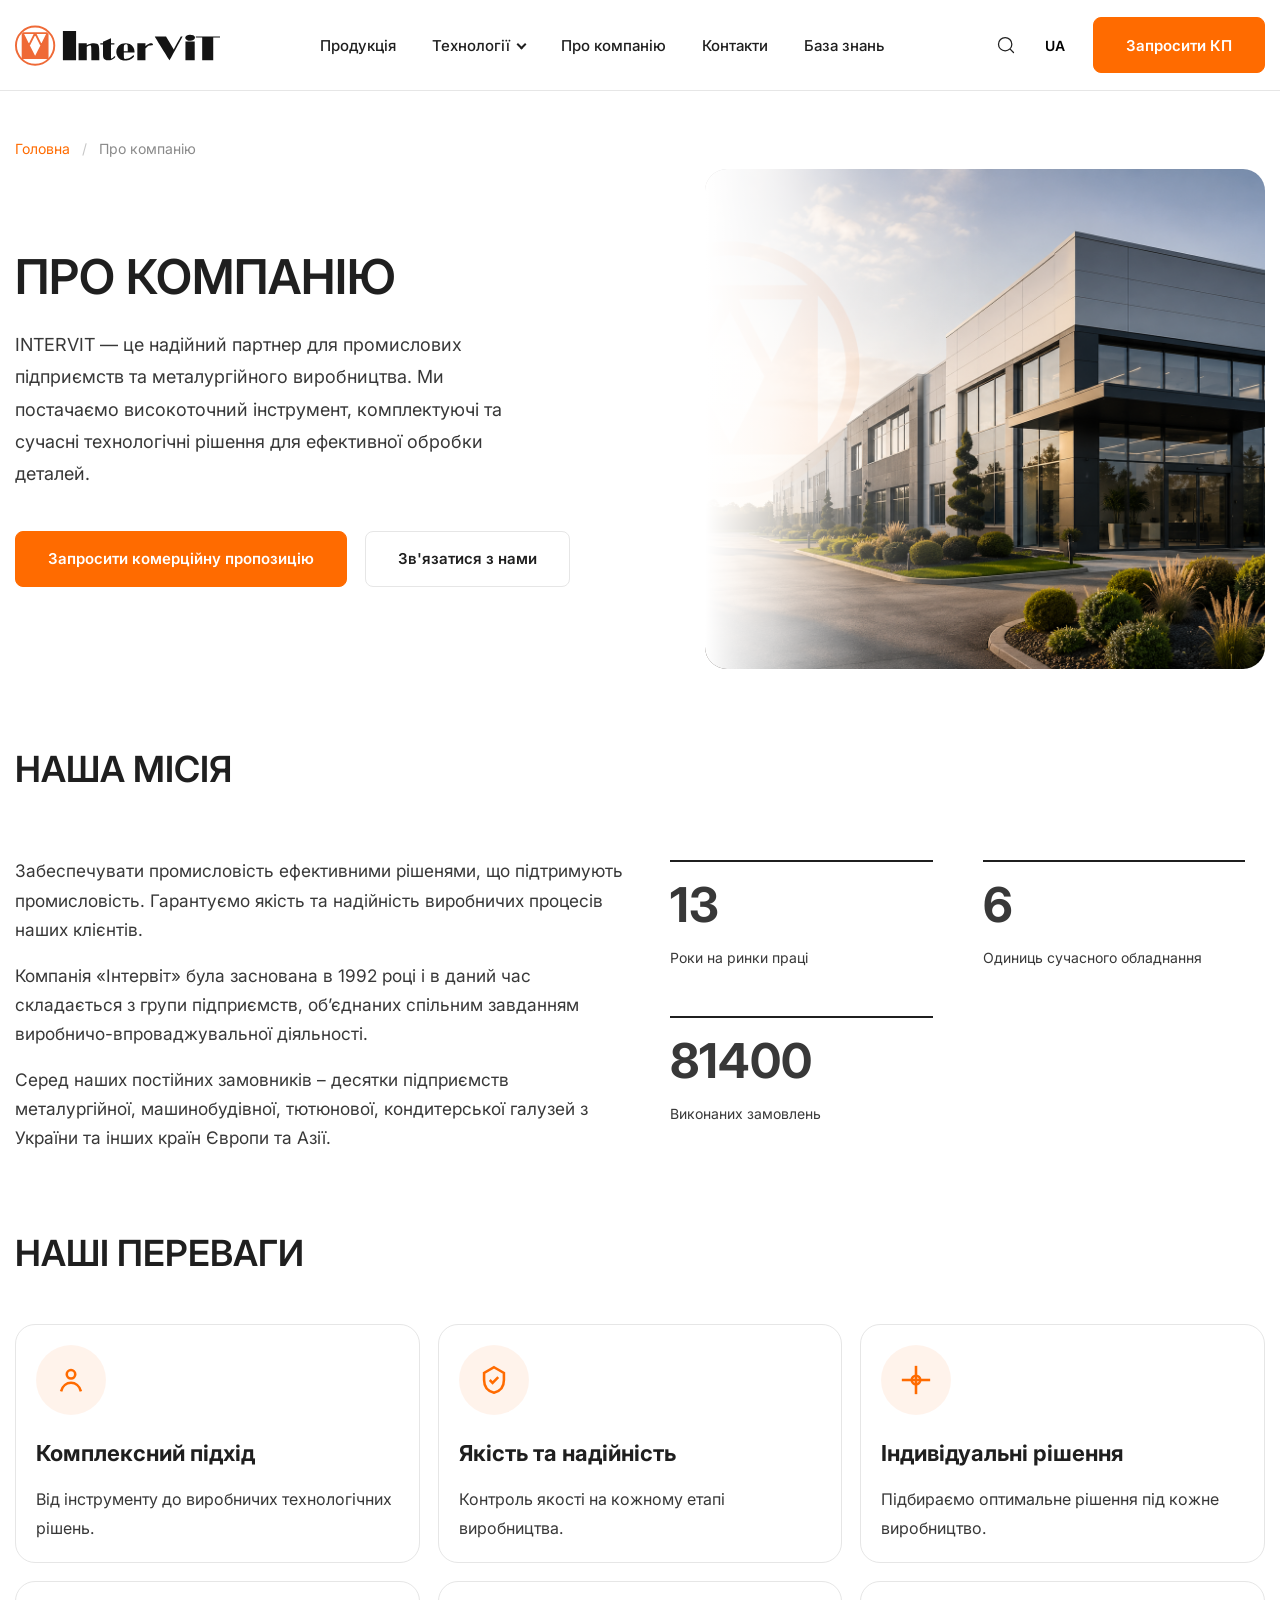
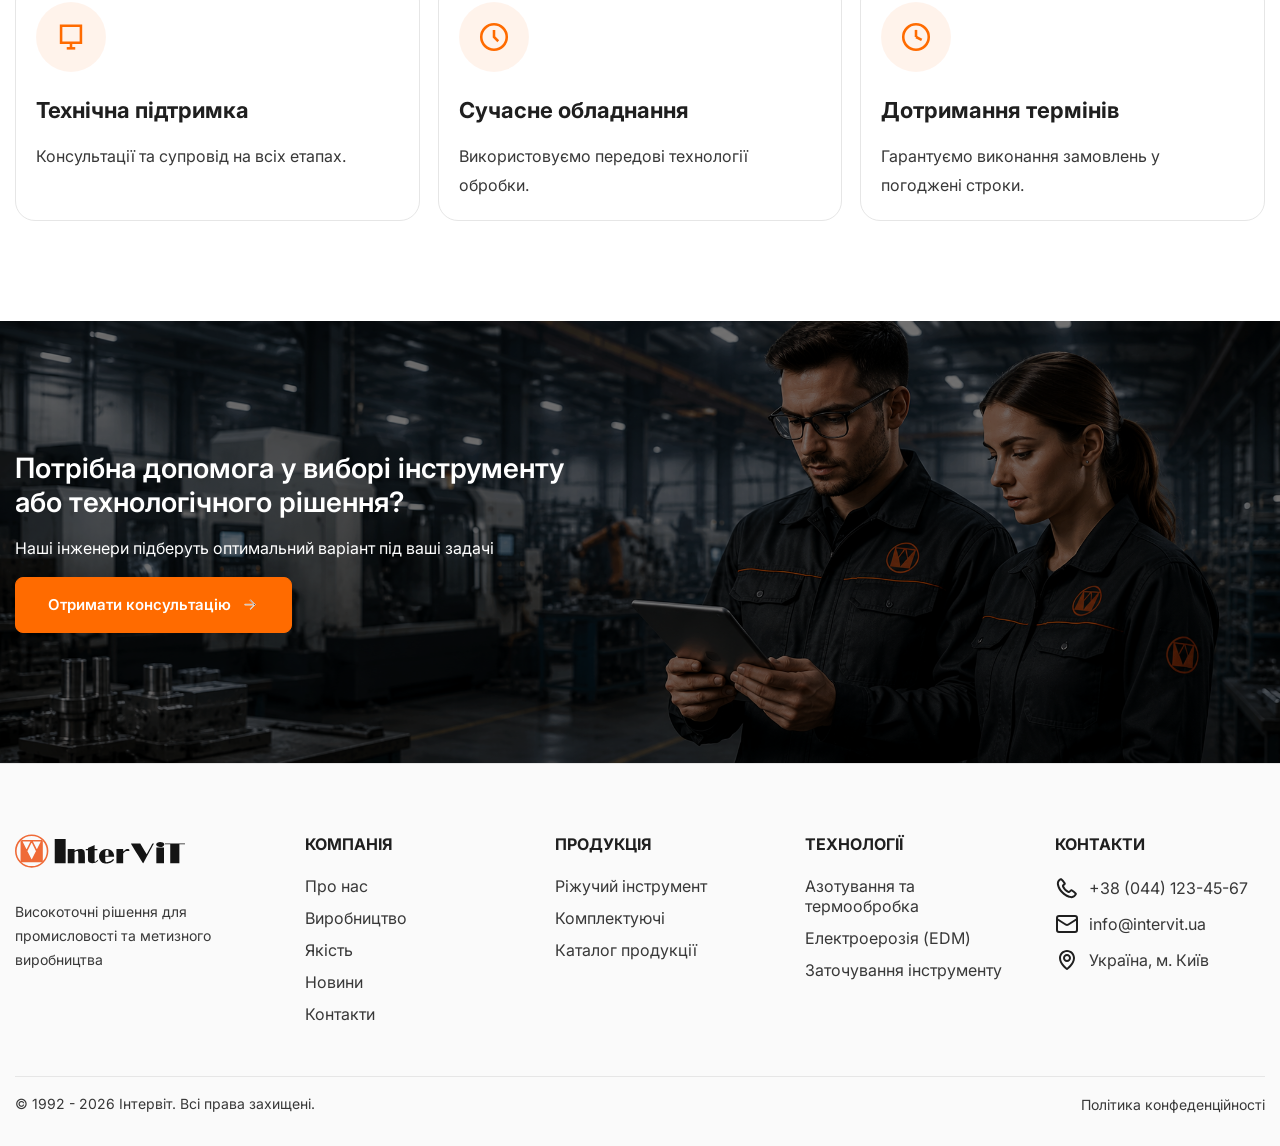
<file: about.html>
<!DOCTYPE html>
<html lang="uk">
<head>
<meta charset="UTF-8">
<meta name="viewport" content="width=device-width, initial-scale=1.0">

<title>Про компанію</title>

<link rel="stylesheet" href="css/style.css">

</head>
<body>

<div class="wrapper">

<header class="header">
    <div class="container">
        <div class="header__wrapper">
            <a href="index.html" class="header__logo">
                <img src="images/logotype.svg" alt="Intervit">
            </a>
            <nav class="header__nav">
                <ul class="menu">
                    <li class="menu__item">
                        <a href="products.html" class="menu__link">
                            Продукція
                        </a>
                    </li>
                    <li class="menu__item menu__item--parent">
                        <a href="#" class="menu__link menu__link--parent">
                            Технології
                        </a>
                        <ul class="submenu">
                            <li class="submenu__item">
                                <a href="#">Азотування та термообробка</a>
                            </li>
                            <li class="submenu__item">
                                <a href="#">Електроерозія (EDM)</a>
                            </li>
                            <li class="submenu__item">
                                <a href="technology.html">Заточування інструменту</a>
                            </li>
                        </ul>
                    </li>
                    <li class="menu__item">
                        <a href="about.html" class="menu__link">
                            Про компанію
                        </a>
                    </li>
                    <li class="menu__item">
                        <a href="contacts.html" class="menu__link">
                            Контакти
                        </a>
                    </li>
                    <li class="menu__item">
                        <a href="knowledge.html" class="menu__link">
                            База знань
                        </a>
                    </li>
                </ul>

            </nav>

            <div class="header__actions">

                <button class="header__search">
                    <svg xmlns="http://www.w3.org/2000/svg" width="24" height="24" viewBox="0 0 24 24" fill="none">
                        <path d="M17 17L21 21M3 11C3 13.1217 3.84285 15.1566 5.34315 16.6569C6.84344 18.1571 8.87827 19 11 19C13.1217 19 15.1566 18.1571 16.6569 16.6569C18.1571 15.1566 19 13.1217 19 11C19 8.87827 18.1571 6.84344 16.6569 5.34315C15.1566 3.84285 13.1217 3 11 3C8.87827 3 6.84344 3.84285 5.34315 5.34315C3.84285 6.84344 3 8.87827 3 11Z" stroke="#1F1F1F" stroke-width="1.5" stroke-linecap="round" stroke-linejoin="round"/>
                    </svg>
                </button>

                <div class="lang">
                    <button class="lang__current">
                        UA
                    </button>
                    <ul class="lang__list">
                        <li>
                            <a href="#">EN</a>
                        </li>
                        <li>
                            <a href="#">PL</a>
                        </li>
                    </ul>
                </div>
                <a href="#" class="btn btn--primary header__btn--primary">
                    Запросити КП
                </a>

                <button class="burger">

                    <span></span>
                    <span></span>
                    <span></span>

                </button>

            </div>

        </div>

    </div>

</header>

<main>

    <section class="page-hero">
        <div class="container">
            <nav class="breadcrumbs">
                <ul class="breadcrumbs__list">
                    <li class="breadcrumbs__item">
                        <a href="/">Головна</a>
                    </li>
                    <li class="breadcrumbs__item">
                        <span>Про компанію</span>
                    </li>
                </ul>
            </nav>
            <div class="page-hero__wrapper">
                <div class="page-hero__content">
                    <h1 class="page-hero__title">
                        Про компанію
                    </h1>
                    <div class="page-hero__text">
                        <p>
                            INTERVIT — це надійний партнер для промислових підприємств
                            та металургійного виробництва. Ми постачаємо високоточний
                            інструмент, комплектуючі та сучасні технологічні рішення
                            для ефективної обробки деталей.
                        </p>
                    </div>
                    <div class="page-hero__buttons">
                        <a href="#" class="btn btn--primary">
                            Запросити комерційну пропозицію
                        </a>
                        <a href="#" class="btn btn--secondary">
                            Зв'язатися з нами
                        </a>
                    </div>
                </div>
                <div class="page-hero__image">
                    <img src="images/about-main.png" alt="INTERVIT">
                </div>
            </div>
        </div>
    </section>

    <section class="mission">
        <div class="container">
            <div class="section-heading">
                <h2>Наша місія</h2>
            </div>
            <div class="mission__content">
                <div class="content__left">
                    <p>
                        Забеспечувати промисловість ефективними рішенями, що підтримують промисловість. Гарантуємо якість та надійність 
                        виробничих процесів наших клієнтів.
                    </p>
                    <p>
                        Компанія «Інтервіт» була заснована в 1992 році і в даний час складається з групи підприємств, об’єднаних 
                        спільним завданням виробничо-впроваджувальної діяльності.
                    </p>
                    <p>
                        Серед наших постійних замовників – десятки підприємств металургійної, машинобудівної, тютюнової, 
                        кондитерської галузей з України та інших країн Європи та Азії.
                    </p>
                </div>
                <div class="content__right">
                    <div class="m-about__right">
                        <div class="stats-block" id="stats">
                            <div class="stat">
                                <div class="line"></div>
                                <div class="number__wrapp">
                                    <div class="number" data-target="34">34</div>
                                </div>
                                <div class="label">Роки на ринки праці</div>
                            </div>
                            <div class="stat">
                                <div class="line"></div>
                                <div class="number__wrapp">
                                    <div class="number" data-target="16">16</div>
                                </div>
                                <div class="label">Одиниць сучасного обладнання</div>
                            </div>
                            <div class="stat">
                                <div class="line"></div>
                                <div class="number__wrapp">
                                    <div class="number" data-target="220000">220000</div>
                                </div>
                                <div class="label">Виконаних замовлень</div>
                            </div>
                        </div>
                    </div>
                </div>
            </div>
        </div>
    </section>

    <section class="advantages">
        <div class="container">
            <div class="section-heading">
                <h2>Наші переваги</h2>
            </div>
            <div class="advantages__grid">

                <!-- Card -->
                <article class="advantage-card">
                    <div class="advantage-card__icon">
                        <svg viewBox="0 0 24 24" fill="none" stroke="currentColor" stroke-width="2">
                            <circle cx="12" cy="8" r="3"/>
                            <path d="M5 20c1-4 4-6 7-6s6 2 7 6"/>
                        </svg>
                    </div>
                    <h3>
                        Комплексний підхід
                    </h3>
                    <p>
                        Від інструменту до виробничих
                        технологічних рішень.
                    </p>
                </article>

                <!-- Card -->

                <article class="advantage-card">

                    <div class="advantage-card__icon">

                        <svg viewBox="0 0 24 24" fill="none" stroke="currentColor" stroke-width="2">

                            <path d="M12 3l7 4v5c0 5-3 8-7 9-4-1-7-4-7-9V7z"/>

                            <path d="M9 12l2 2 4-4"/>

                        </svg>

                    </div>

                    <h3>
                        Якість та надійність
                    </h3>

                    <p>

                        Контроль якості на кожному
                        етапі виробництва.

                    </p>

                </article>

                <!-- Card -->

                <article class="advantage-card">

                    <div class="advantage-card__icon">

                        <svg viewBox="0 0 24 24" fill="none" stroke="currentColor" stroke-width="2">

                            <path d="M12 2v20"/>

                            <path d="M2 12h20"/>

                            <circle cx="12" cy="12" r="3"/>

                        </svg>

                    </div>

                    <h3>
                        Індивідуальні рішення
                    </h3>

                    <p>

                        Підбираємо оптимальне рішення
                        під кожне виробництво.

                    </p>

                </article>

                <!-- Card -->

                <article class="advantage-card">

                    <div class="advantage-card__icon">

                        <svg viewBox="0 0 24 24" fill="none" stroke="currentColor" stroke-width="2">

                            <path d="M5 4h14v12H5z"/>

                            <path d="M9 20h6"/>

                            <path d="M12 16v4"/>

                        </svg>

                    </div>

                    <h3>
                        Технічна підтримка
                    </h3>

                    <p>

                        Консультації та супровід
                        на всіх етапах.

                    </p>

                </article>

                <!-- Card -->

                <article class="advantage-card">

                    <div class="advantage-card__icon">

                        <svg viewBox="0 0 24 24" fill="none" stroke="currentColor" stroke-width="2">

                            <circle cx="12" cy="12" r="9"/>

                            <path d="M12 7v5l3 3"/>

                        </svg>

                    </div>

                    <h3>
                        Сучасне обладнання
                    </h3>

                    <p>

                        Використовуємо передові
                        технології обробки.

                    </p>

                </article>

                <!-- Card -->

                <article class="advantage-card">

                    <div class="advantage-card__icon">

                        <svg viewBox="0 0 24 24" fill="none" stroke="currentColor" stroke-width="2">

                            <circle cx="12" cy="12" r="9"/>

                            <path d="M12 7v5"/>

                            <path d="M12 12l4 2"/>

                        </svg>

                    </div>

                    <h3>
                        Дотримання термінів
                    </h3>

                    <p>

                        Гарантуємо виконання
                        замовлень у погоджені строки.

                    </p>

                </article>

            </div>
        </div>
    </section>

    <section class="help">
        <div class="container">
            <div class="help__wrapper">
                <div class="help-text">Потрібна допомога у виборі інструменту або технологічного рішення?</div>
                <p>Наші інженери підберуть оптимальний варіант під ваші задачі</p>
                <a href="#" class="help-card__button btn btn--primary">
                    Отримати консультацію
                    <svg xmlns="http://www.w3.org/2000/svg" width="24" height="24" viewBox="0 0 24 24" fill="none">
                        <path d="M5.00016 11L17.2502 11L12.0002 5.75L12.6602 5L19.1602 11.5L12.6602 18L12.0002 17.25L17.2502 12L5.00016 12L5.00016 11Z" fill="#1F1F1F"/>
                    </svg>
                </a>
            </div>
        </div>
    </section>


</main>

<footer class="footer">
    <div class="container">
        <div class="footer__wrapper">
            <div class="footer__info">
                <a href="/" class="footer__logo">
                    <img src="images/logotype.svg" alt="Intervit">
                </a>
                <p class="footer__description">
                    Високоточні рішення для промисловості
                    та метизного виробництва
                </p>
            </div>

            <div class="footer__menus">
                <div class="footer__column">
                    <h4 class="footer__title">
                        Компанія
                    </h4>
                    <ul class="footer-menu">
                        <li><a href="#">Про нас</a></li>
                        <li><a href="#">Виробництво</a></li>
                        <li><a href="#">Якість</a></li>
                        <li><a href="#">Новини</a></li>
                        <li><a href="#">Контакти</a></li>
                    </ul>
                </div>

                <div class="footer__column">
                    <h4 class="footer__title">
                        Продукція
                    </h4>
                    <ul class="footer-menu">
                        <li><a href="#">Ріжучий інструмент</a></li>
                        <li><a href="#">Комплектуючі</a></li>
                        <li><a href="#">Каталог продукції</a></li>
                    </ul>
                </div>

                <div class="footer__column">
                    <h4 class="footer__title">
                        Технології
                    </h4>
                    <ul class="footer-menu">
                        <li><a href="#">Азотування та термообробка</a></li>
                        <li><a href="#">Електроерозія (EDM)</a></li>
                        <li><a href="#">Заточування інструменту</a></li>
                    </ul>
                </div>

                <div class="footer__column footer__contacts">
                    <h4 class="footer__title">
                        Контакти
                    </h4>
                    <ul class="footer-contact">
                        <li>
                            <img src="images/mingcute_phone-line.svg" alt="">
                            <a href="tel:+380441234567">
                                +38 (044) 123-45-67
                            </a>
                        </li>
                        <li>
                            <img src="images/lucide_mail.svg" alt="">
                            <a href="mailto:info@intervit.ua">
                                info@intervit.ua
                            </a>
                        </li>
                        <li>
                            <img src="images/boxicons_location.svg" alt="">
                            Україна, м. Київ
                        </li>
                    </ul>
                </div>
            </div>
        </div>
        <div class="copyright">
            <div class="left-content">
                <p>© 1992 - 2026 Інтервіт. Всі права захищені.</p>
            </div>
            <div class="right-content">
                <a href="">Політика конфеденційності</a>
            </div>
        </div>
    </div>
</footer>

</div>

<script src="js/main.js"></script>

</body>
</html>
</file>
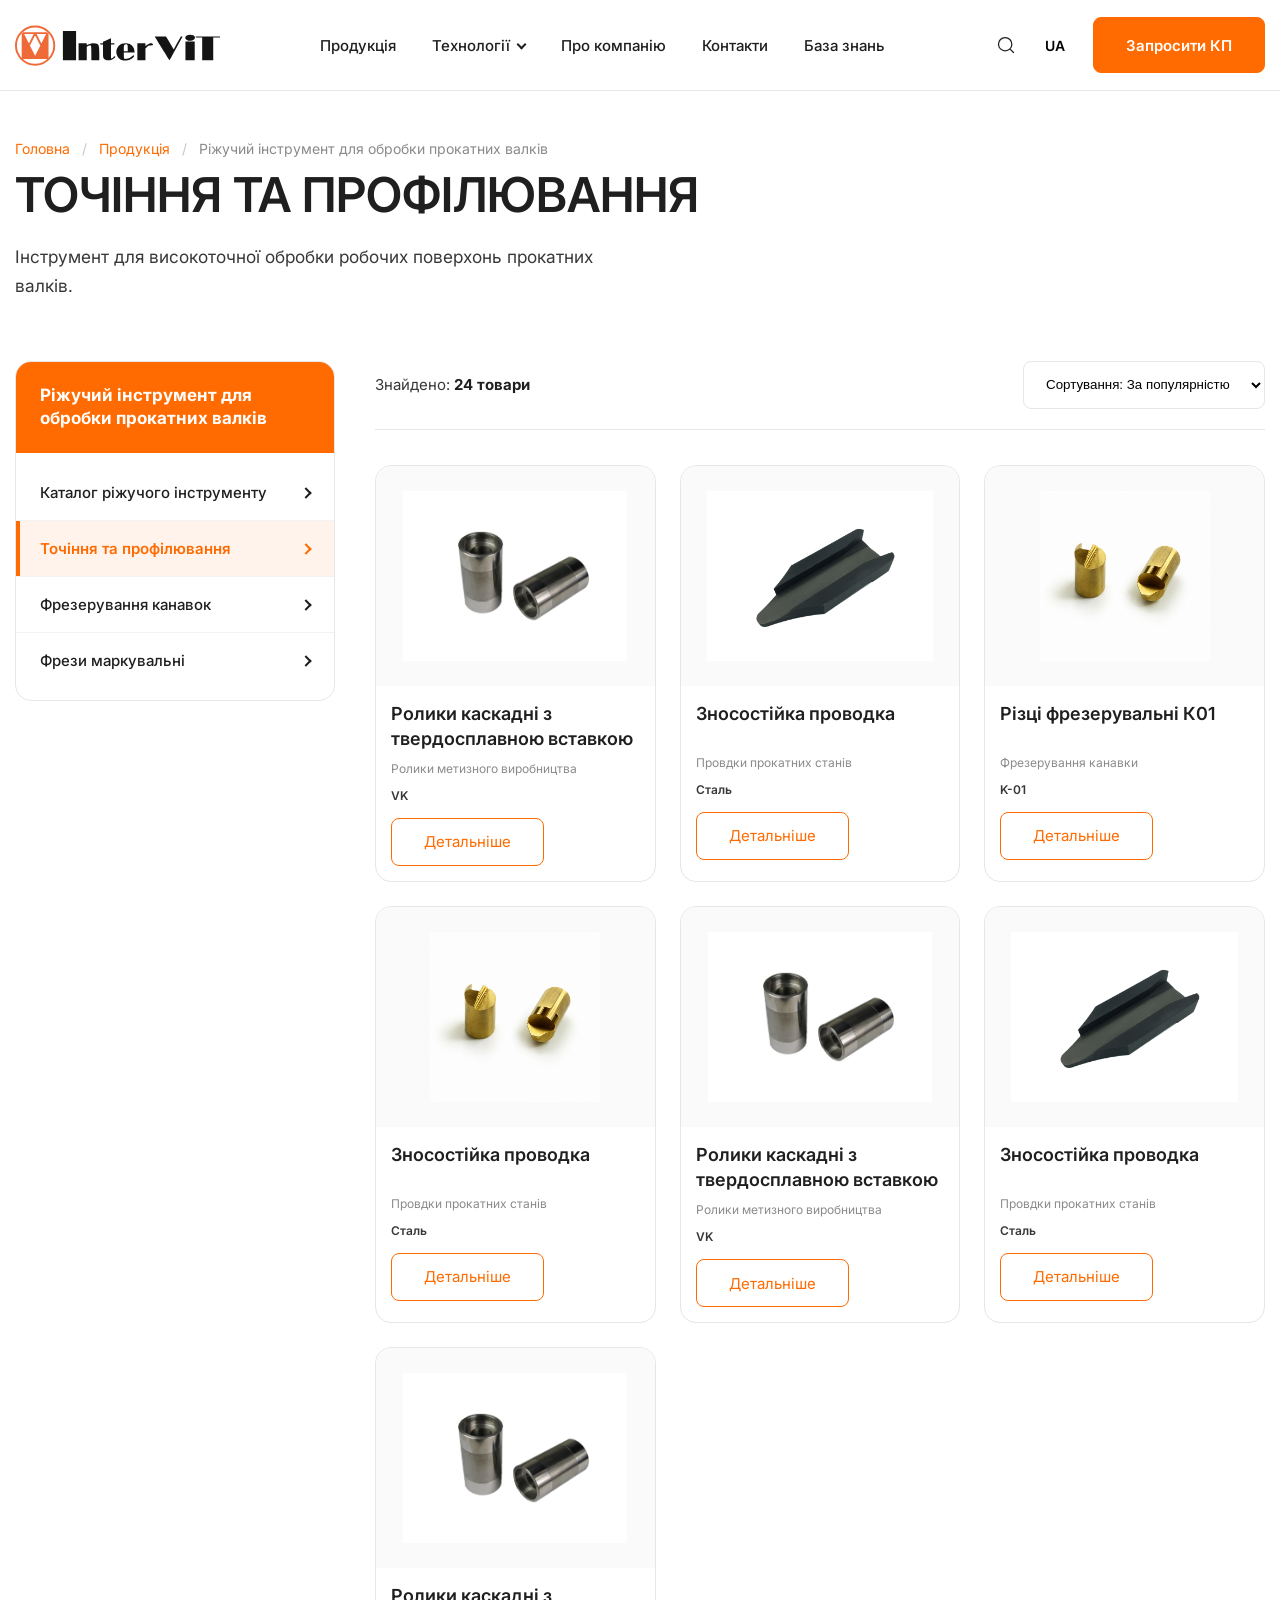
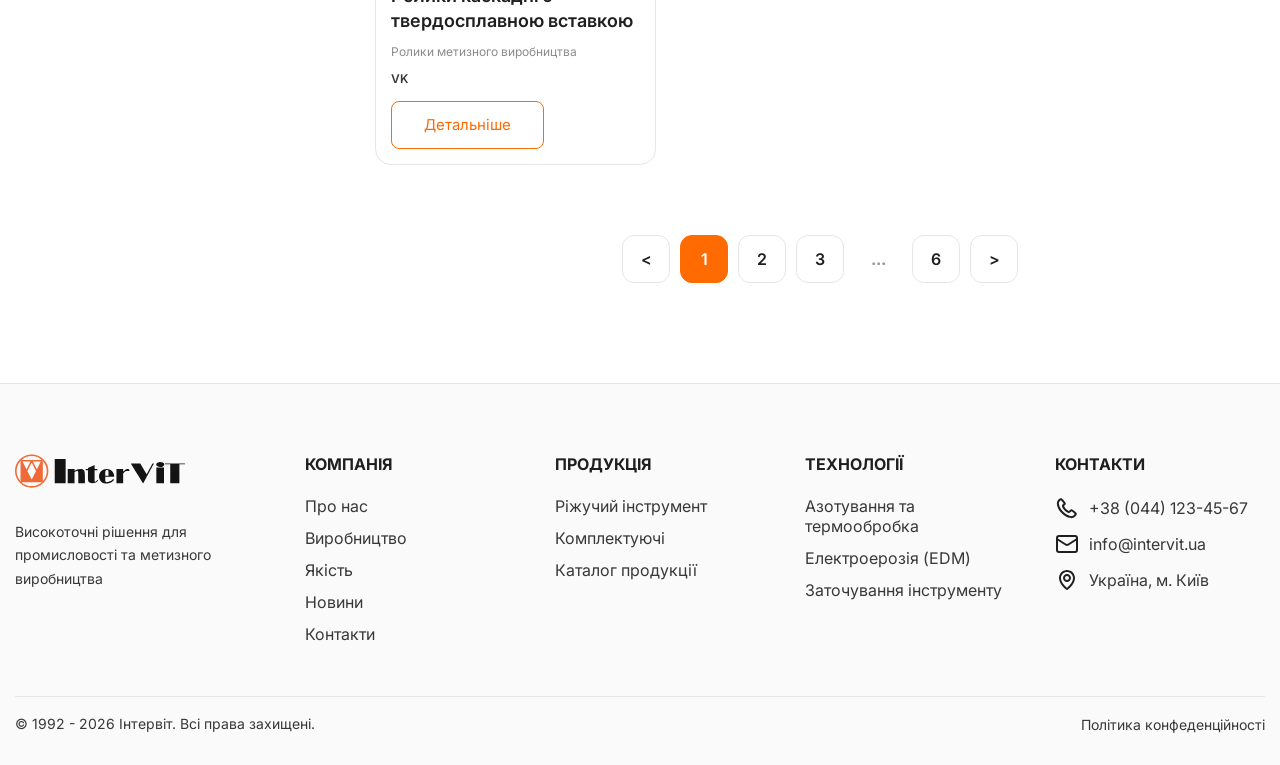
<file: catalog.html>
<!DOCTYPE html>
<html lang="uk">
<head>
<meta charset="UTF-8">
<meta name="viewport" content="width=device-width, initial-scale=1.0">

<title>Каталог</title>

<link rel="stylesheet" href="css/style.css">

</head>
<body>

<div class="wrapper">

<header class="header">
    <div class="container">
        <div class="header__wrapper">
            <a href="index.html" class="header__logo">
                <img src="images/logotype.svg" alt="Intervit">
            </a>
            <nav class="header__nav">
                <ul class="menu">
                    <li class="menu__item">
                        <a href="products.html" class="menu__link">
                            Продукція
                        </a>
                    </li>
                    <li class="menu__item menu__item--parent">
                        <a href="#" class="menu__link menu__link--parent">
                            Технології
                        </a>
                        <ul class="submenu">
                            <li class="submenu__item">
                                <a href="#">Азотування та термообробка</a>
                            </li>
                            <li class="submenu__item">
                                <a href="#">Електроерозія (EDM)</a>
                            </li>
                            <li class="submenu__item">
                                <a href="technology.html">Заточування інструменту</a>
                            </li>
                        </ul>
                    </li>
                    <li class="menu__item">
                        <a href="about.html" class="menu__link">
                            Про компанію
                        </a>
                    </li>
                    <li class="menu__item">
                        <a href="contacts.html" class="menu__link">
                            Контакти
                        </a>
                    </li>
                    <li class="menu__item">
                        <a href="knowledge.html" class="menu__link">
                            База знань
                        </a>
                    </li>
                </ul>

            </nav>

            <div class="header__actions">

                <button class="header__search">
                    <svg xmlns="http://www.w3.org/2000/svg" width="24" height="24" viewBox="0 0 24 24" fill="none">
                        <path d="M17 17L21 21M3 11C3 13.1217 3.84285 15.1566 5.34315 16.6569C6.84344 18.1571 8.87827 19 11 19C13.1217 19 15.1566 18.1571 16.6569 16.6569C18.1571 15.1566 19 13.1217 19 11C19 8.87827 18.1571 6.84344 16.6569 5.34315C15.1566 3.84285 13.1217 3 11 3C8.87827 3 6.84344 3.84285 5.34315 5.34315C3.84285 6.84344 3 8.87827 3 11Z" stroke="#1F1F1F" stroke-width="1.5" stroke-linecap="round" stroke-linejoin="round"/>
                    </svg>
                </button>

                <div class="lang">
                    <button class="lang__current">
                        UA
                    </button>
                    <ul class="lang__list">
                        <li>
                            <a href="#">EN</a>
                        </li>
                        <li>
                            <a href="#">PL</a>
                        </li>
                    </ul>
                </div>
                <a href="#" class="btn btn--primary header__btn--primary">
                    Запросити КП
                </a>

                <button class="burger">

                    <span></span>
                    <span></span>
                    <span></span>

                </button>

            </div>

        </div>

    </div>

</header>

<main>

    <section class="catalog-page">

    <div class="container">

        <!-- Breadcrumbs -->
        <nav class="breadcrumbs">

            <ul class="breadcrumbs__list">

                <li class="breadcrumbs__item">
                    <a href="/">Головна</a>
                </li>

                <li class="breadcrumbs__item">
                    <a href="#">Продукція</a>
                </li>

                <li class="breadcrumbs__item">
                    <span>Ріжучий інструмент для обробки прокатних валків</span>
                </li>

            </ul>

        </nav>

        <!-- Heading -->

        <div class="catalog-page__heading">

            <h1>
                ТОЧІННЯ ТА ПРОФІЛЮВАННЯ
            </h1>

            <p>
                Інструмент для високоточної обробки робочих поверхонь
                прокатних валків.
            </p>

        </div>

        <div class="catalog-page__wrapper">

            <!-- Sidebar -->
            <aside class="catalog-sidebar">

            <div class="catalog-sidebar__menu">

                <button class="catalog-sidebar__toggle">

                    <span>Категорії товарів</span>

                    <span class="catalog-sidebar__arrow"></span>

                </button>

                <div class="catalog-sidebar__content">

                    <div class="catalog-sidebar__title">

                        Ріжучий інструмент для обробки прокатних валків

                    </div>

                    <ul>

                        <li>
                            <a href="#">Каталог ріжучого інструменту</a>
                        </li>

                        <li class="current-menu-item">
                            <a href="#">Точіння та профілювання</a>
                        </li>

                        <li>
                            <a href="#">Фрезерування канавок</a>
                        </li>

                        <li>
                            <a href="#">Фрези маркувальні</a>
                        </li>

                    </ul>

                </div>

            </div>

        </aside>


            <!-- Content -->

            <div class="catalog-content">

                <div class="catalog-toolbar">

                    <div class="catalog-toolbar__count">

                        Знайдено:
                        <strong>24 товари</strong>

                    </div>

                    <div class="catalog-toolbar__sort">

                        <select>

                            <option>
                                Сортування: За популярністю
                            </option>

                        </select>

                    </div>

                </div>

                <div class="catalog-grid">

                    <article class="product-card">
                        <a href="single-product.html" class="product-card__image">
                            <img src="images/products/rollers.jpg" alt="">
                        </a>
                        <div class="product-card__content">
                            <h3 class="product-card__title"><a href="single-product.html">Ролики каскадні з твердосплавною вставкою</a></h3>
                            <span class="product-card__category">
                                Ролики метизного виробництва
                            </span>
                            <span class="product-card__material">
                                VK
                            </span>
                        </div>
                        <a class="btn btn--product" href="single-product.html">Детальніше</a>
                    </article>
                    <article class="product-card">
                        <a href="single-product.html" class="product-card__image">
                            <img src="images/products/provodka.jpeg" alt="">
                        </a>
                        <div class="product-card__content">
                            <h3 class="product-card__title"><a href="single-product.html">Зносостійка проводка</a></h3>
                            <span class="product-card__category">
                                Провдки прокатних станів
                            </span>
                            <span class="product-card__material">
                                Сталь
                            </span>
                        </div>
                        <a class="btn btn--product" href="single-product.html">Детальніше</a>
                    </article>
                    <article class="product-card">
                        <a href="single-product.html" class="product-card__image">
                            <img src="images/products/cutter-k01.png" alt="">
                        </a>
                        <div class="product-card__content">
                            <h3 class="product-card__title"><a href="single-product.html">Різці фрезерувальні К01</a></h3>
                            <span class="product-card__category">
                                Фрезерування канавки
                            </span>
                            <span class="product-card__material">
                                K-01
                            </span>
                        </div>
                        <a class="btn btn--product" href="single-product.html">Детальніше</a>
                    </article>
                    <article class="product-card">
                        <a href="single-product.html" class="product-card__image">
                            <img src="images/products/cutter-k01.png" alt="">
                        </a>
                        <div class="product-card__content">
                            <h3 class="product-card__title"><a href="single-product.html">Зносостійка проводка</a></h3>
                            <span class="product-card__category">
                                Провдки прокатних станів
                            </span>
                            <span class="product-card__material">
                                Сталь
                            </span>
                        </div>
                        <a class="btn btn--product" href="single-product.html">Детальніше</a>
                    </article>
                    <article class="product-card">
                        <a href="single-product.html" class="product-card__image">
                            <img src="images/products/rollers.jpg" alt="">
                        </a>
                        <div class="product-card__content">
                            <h3 class="product-card__title"><a href="single-product.html">Ролики каскадні з твердосплавною вставкою</a></h3>
                            <span class="product-card__category">
                                Ролики метизного виробництва
                            </span>
                            <span class="product-card__material">
                                VK
                            </span>
                        </div>
                        <a class="btn btn--product" href="single-product.html">Детальніше</a>
                    </article>
                    <article class="product-card">
                        <a href="single-product.html" class="product-card__image">
                            <img src="images/products/provodka.jpeg" alt="">
                        </a>
                        <div class="product-card__content">
                            <h3 class="product-card__title"><a href="single-product.html">Зносостійка проводка</a></h3>
                            <span class="product-card__category">
                                Провдки прокатних станів
                            </span>
                            <span class="product-card__material">
                                Сталь
                            </span>
                        </div>
                        <a class="btn btn--product" href="single-product.html">Детальніше</a>
                    </article>
                    <article class="product-card">
                        <a href="single-product.html" class="product-card__image">
                            <img src="images/products/rollers.jpg" alt="">
                        </a>
                        <div class="product-card__content">
                            <h3 class="product-card__title"><a href="single-product.html">Ролики каскадні з твердосплавною вставкою</a></h3>
                            <span class="product-card__category">
                                Ролики метизного виробництва
                            </span>
                            <span class="product-card__material">
                                VK
                            </span>
                        </div>
                        <a class="btn btn--product" href="single-product.html">Детальніше</a>
                    </article>


                </div>

                <nav class="pagination">

                    <a href="#" class="pagination__prev">
                        &lt;
                    </a>
                    <a href="#" class="pagination__item pagination__item--active">
                        1
                    </a>
                    <a href="#" class="pagination__item">
                        2
                    </a>
                    <a href="#" class="pagination__item">
                        3
                    </a>
                    <span class="pagination__dots">
                        ...
                    </span>
                    <a href="#" class="pagination__item">
                        6
                    </a>
                    <a href="#" class="pagination__next">
                        &gt;
                    </a>
                </nav>
            </div>
        </div>
    </div>
</section>


</main>

<footer class="footer">
    <div class="container">
        <div class="footer__wrapper">
            <div class="footer__info">
                <a href="/" class="footer__logo">
                    <img src="images/logotype.svg" alt="Intervit">
                </a>
                <p class="footer__description">
                    Високоточні рішення для промисловості
                    та метизного виробництва
                </p>
            </div>

            <div class="footer__menus">
                <div class="footer__column">
                    <h4 class="footer__title">
                        Компанія
                    </h4>
                    <ul class="footer-menu">
                        <li><a href="#">Про нас</a></li>
                        <li><a href="#">Виробництво</a></li>
                        <li><a href="#">Якість</a></li>
                        <li><a href="#">Новини</a></li>
                        <li><a href="#">Контакти</a></li>
                    </ul>
                </div>

                <div class="footer__column">
                    <h4 class="footer__title">
                        Продукція
                    </h4>
                    <ul class="footer-menu">
                        <li><a href="#">Ріжучий інструмент</a></li>
                        <li><a href="#">Комплектуючі</a></li>
                        <li><a href="#">Каталог продукції</a></li>
                    </ul>
                </div>

                <div class="footer__column">
                    <h4 class="footer__title">
                        Технології
                    </h4>
                    <ul class="footer-menu">
                        <li><a href="#">Азотування та термообробка</a></li>
                        <li><a href="#">Електроерозія (EDM)</a></li>
                        <li><a href="#">Заточування інструменту</a></li>
                    </ul>
                </div>

                <div class="footer__column footer__contacts">
                    <h4 class="footer__title">
                        Контакти
                    </h4>
                    <ul class="footer-contact">
                        <li>
                            <img src="images/mingcute_phone-line.svg" alt="">
                            <a href="tel:+380441234567">
                                +38 (044) 123-45-67
                            </a>
                        </li>
                        <li>
                            <img src="images/lucide_mail.svg" alt="">
                            <a href="mailto:info@intervit.ua">
                                info@intervit.ua
                            </a>
                        </li>
                        <li>
                            <img src="images/boxicons_location.svg" alt="">
                            Україна, м. Київ
                        </li>
                    </ul>
                </div>
            </div>
        </div>
        <div class="copyright">
            <div class="left-content">
                <p>© 1992 - 2026 Інтервіт. Всі права захищені.</p>
            </div>
            <div class="right-content">
                <a href="">Політика конфеденційності</a>
            </div>
        </div>
    </div>
</footer>

</div>

<script src="js/main.js"></script>

</body>
</html>
</file>
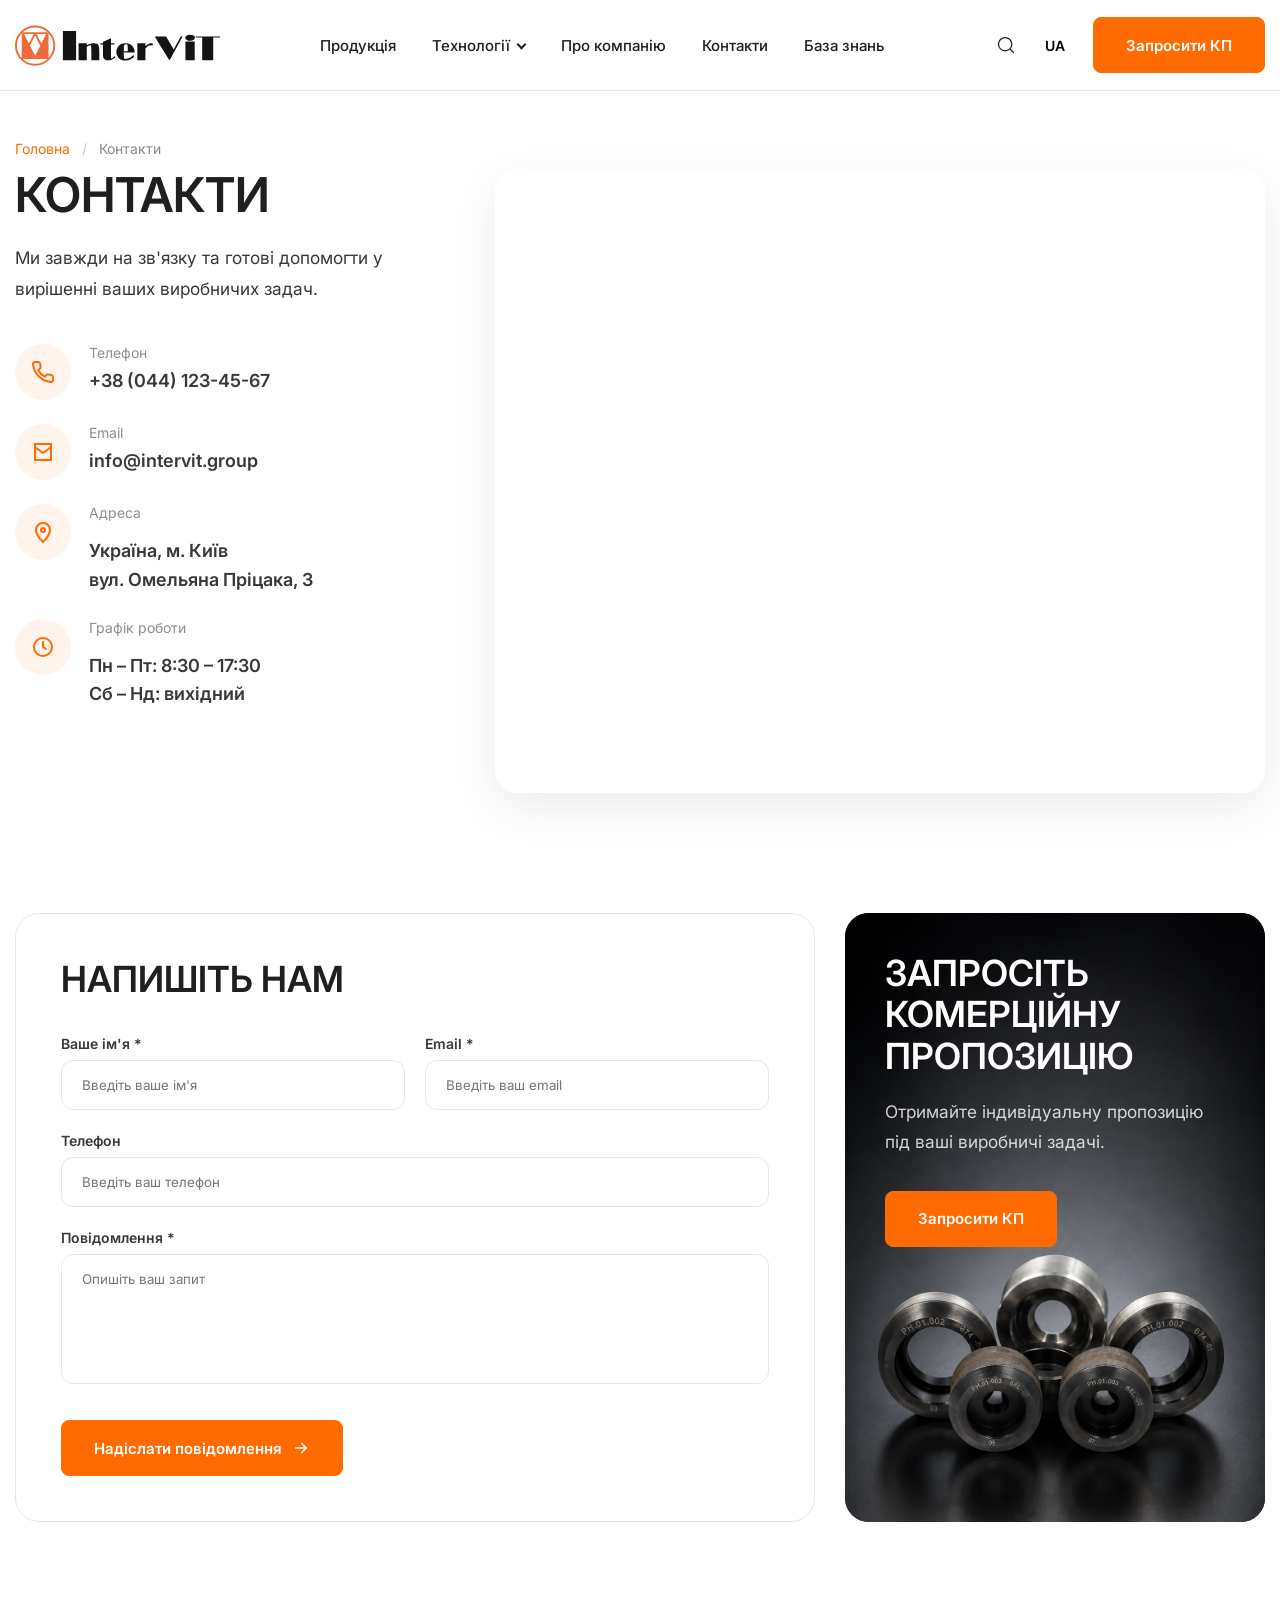
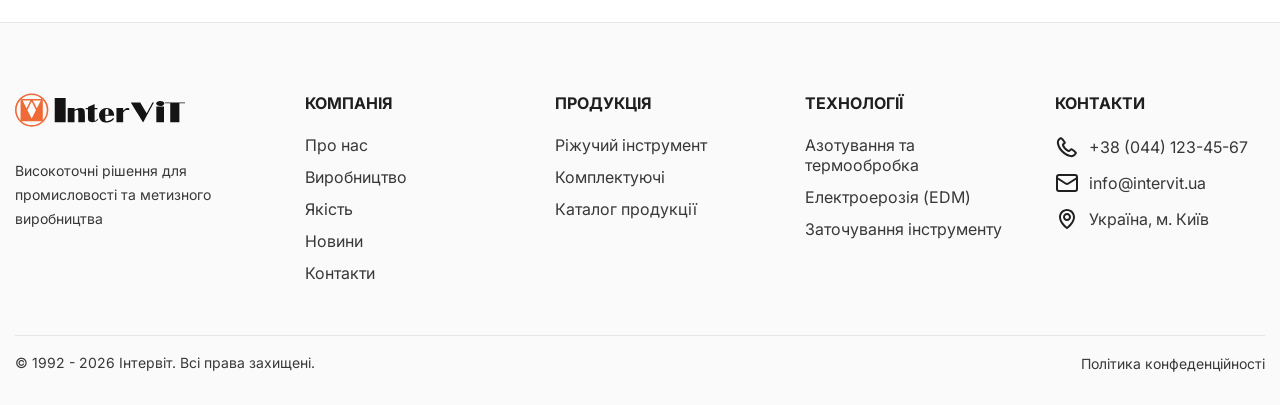
<file: contacts.html>
<!DOCTYPE html>
<html lang="uk">
<head>
<meta charset="UTF-8">
<meta name="viewport" content="width=device-width, initial-scale=1.0">

<title>Контакти</title>

<link rel="stylesheet" href="css/style.css">

</head>
<body>

<div class="wrapper">

<header class="header">
    <div class="container">
        <div class="header__wrapper">
            <a href="index.html" class="header__logo">
                <img src="images/logotype.svg" alt="Intervit">
            </a>
            <nav class="header__nav">
                <ul class="menu">
                    <li class="menu__item">
                        <a href="products.html" class="menu__link">
                            Продукція
                        </a>
                    </li>
                    <li class="menu__item menu__item--parent">
                        <a href="#" class="menu__link menu__link--parent">
                            Технології
                        </a>
                        <ul class="submenu">
                            <li class="submenu__item">
                                <a href="#">Азотування та термообробка</a>
                            </li>
                            <li class="submenu__item">
                                <a href="#">Електроерозія (EDM)</a>
                            </li>
                            <li class="submenu__item">
                                <a href="technology.html">Заточування інструменту</a>
                            </li>
                        </ul>
                    </li>
                    <li class="menu__item">
                        <a href="about.html" class="menu__link">
                            Про компанію
                        </a>
                    </li>
                    <li class="menu__item">
                        <a href="contacts.html" class="menu__link">
                            Контакти
                        </a>
                    </li>
                    <li class="menu__item">
                        <a href="knowledge.html" class="menu__link">
                            База знань
                        </a>
                    </li>
                </ul>

            </nav>

            <div class="header__actions">

                <button class="header__search">
                    <svg xmlns="http://www.w3.org/2000/svg" width="24" height="24" viewBox="0 0 24 24" fill="none">
                        <path d="M17 17L21 21M3 11C3 13.1217 3.84285 15.1566 5.34315 16.6569C6.84344 18.1571 8.87827 19 11 19C13.1217 19 15.1566 18.1571 16.6569 16.6569C18.1571 15.1566 19 13.1217 19 11C19 8.87827 18.1571 6.84344 16.6569 5.34315C15.1566 3.84285 13.1217 3 11 3C8.87827 3 6.84344 3.84285 5.34315 5.34315C3.84285 6.84344 3 8.87827 3 11Z" stroke="#1F1F1F" stroke-width="1.5" stroke-linecap="round" stroke-linejoin="round"/>
                    </svg>
                </button>

                <div class="lang">
                    <button class="lang__current">
                        UA
                    </button>
                    <ul class="lang__list">
                        <li>
                            <a href="#">EN</a>
                        </li>
                        <li>
                            <a href="#">PL</a>
                        </li>
                    </ul>
                </div>
                <a href="#" class="btn btn--primary header__btn--primary">
                    Запросити КП
                </a>

                <button class="burger">
                    <span></span>
                    <span></span>
                    <span></span>
                </button>
            </div>
        </div>
    </div>
</header>

<main>
<section class="contacts-hero">

    <div class="container">

        <nav class="breadcrumbs">

            <ul class="breadcrumbs__list">

                <li class="breadcrumbs__item">
                    <a href="/">Головна</a>
                </li>
                <li class="breadcrumbs__item">
                    <span>Контакти</span>
                </li>

            </ul>

        </nav>

        <div class="contacts-hero__wrapper">

            <div class="contacts-hero__content">

                <h1>Контакти</h1>

                <p class="contacts-hero__description">
                    Ми завжди на зв'язку та готові допомогти
                    у вирішенні ваших виробничих задач.
                </p>

                <div class="contact-list">

                    <div class="contact-item">

                        <div class="contact-item__icon">

                            <svg viewBox="0 0 24 24" fill="none">
                                <path d="M22 16.9V20a2 2 0 0 1-2.2 2A19.8 19.8 0 0 1 2 4.2 2 2 0 0 1 4 2h3.1a2 2 0 0 1 2 1.7l.5 3a2 2 0 0 1-.6 1.8l-1.7 1.7a16 16 0 0 0 6.5 6.5l1.7-1.7a2 2 0 0 1 1.8-.6l3 .5A2 2 0 0 1 22 16.9z"
                                      stroke="currentColor"
                                      stroke-width="2"
                                      stroke-linecap="round"
                                      stroke-linejoin="round"/>
                            </svg>

                        </div>

                        <div>

                            <span>Телефон</span>

                            <a href="tel:+380441234567">
                                +38 (044) 123-45-67
                            </a>

                        </div>

                    </div>

                    <div class="contact-item">

                        <div class="contact-item__icon">

                            <svg viewBox="0 0 24 24" fill="none">
                                <path d="M4 4h16v16H4z"
                                      stroke="currentColor"
                                      stroke-width="2"/>
                                <path d="M4 7l8 6 8-6"
                                      stroke="currentColor"
                                      stroke-width="2"/>
                            </svg>

                        </div>

                        <div>

                            <span>Email</span>

                            <a href="mailto:info@intervit.ua">
                                info@intervit.group
                            </a>

                        </div>

                    </div>

                    <div class="contact-item">

                        <div class="contact-item__icon">

                            <svg viewBox="0 0 24 24" fill="none">
                                <path d="M12 22s7-7 7-12a7 7 0 1 0-14 0c0 5 7 12 7 12z"
                                      stroke="currentColor"
                                      stroke-width="2"/>
                                <circle cx="12" cy="10" r="2"
                                        stroke="currentColor"
                                        stroke-width="2"/>
                            </svg>

                        </div>

                        <div>

                            <span>Адреса</span>

                            <p>
                                Україна, м. Київ<br>
                                вул. Омельяна Пріцака, 3
                            </p>

                        </div>

                    </div>

                    <div class="contact-item">

                        <div class="contact-item__icon">

                            <svg viewBox="0 0 24 24" fill="none">
                                <circle cx="12" cy="12" r="9"
                                        stroke="currentColor"
                                        stroke-width="2"/>
                                <path d="M12 7v5l3 2"
                                      stroke="currentColor"
                                      stroke-width="2"
                                      stroke-linecap="round"/>
                            </svg>

                        </div>

                        <div>

                            <span>Графік роботи</span>

                            <p>
                                Пн – Пт: 8:30 – 17:30<br>
                                Сб – Нд: вихідний
                            </p>

                        </div>

                    </div>

                </div>

            </div>

            <div class="contacts-hero__map">
                <iframe 
                    src="https://www.google.com/maps/embed?pb=!1m18!1m12!1m3!1d2539.4650109126965!2d30.368478476851283!3d50.46968628597806!2m3!1f0!2f0!3f0!3m2!1i1024!2i768!4f13.1!3m3!1m2!1s0x40d4cce96ffffe71%3A0xe05beaa200fbfb3a!2z0LLRg9C70LjRhtGPINCe0LzQtdC70Y_QvdCwINCf0YDRltGG0LDQutCwLCAzLCDQmtC40ZfQsiwg0KPQutGA0LDRl9C90LAsIDAyMDAw!5e0!3m2!1suk!2sus!4v1784401927371!5m2!1suk!2sus" 
                    width="100%" height="100%" style="border:0;" allowfullscreen="" loading="lazy" referrerpolicy="strict-origin-when-cross-origin">
                    
                </iframe>
                <!-- <iframe
                    src="https://www.google.com/maps?q=Kyiv&output=embed"
                    loading="lazy"
                    allowfullscreen>
                </iframe> -->

            </div>

        </div>

    </div>

</section>

<section class="contact-section">

    <div class="container">

        <div class="contact-section__wrapper">

            <!-- Contact Form -->

            <div class="contact-form-card">

                <h2 class="contact-form-card__title">
                    Напишіть нам
                </h2>

                <form class="contact-form">

                    <div class="contact-form__grid">

                        <div class="form-group">

                            <label>Ваше ім'я *</label>

                            <input
                                type="text"
                                placeholder="Введіть ваше ім'я">

                        </div>

                        <div class="form-group">

                            <label>Email *</label>

                            <input
                                type="email"
                                placeholder="Введіть ваш email">

                        </div>

                    </div>

                    <div class="form-group">

                        <label>Телефон</label>

                        <input
                            type="tel"
                            placeholder="Введіть ваш телефон">

                    </div>

                    <div class="form-group">

                        <label>Повідомлення *</label>

                        <textarea
                            rows="6"
                            placeholder="Опишіть ваш запит"></textarea>

                    </div>

                    <button class="btn btn--primary">

                        Надіслати повідомлення

                        <svg width="18" height="18" viewBox="0 0 24 24" fill="none">

                            <path d="M5 12H19"
                                stroke="currentColor"
                                stroke-width="2"
                                stroke-linecap="round"/>

                            <path d="M13 6L19 12L13 18"
                                stroke="currentColor"
                                stroke-width="2"
                                stroke-linecap="round"/>

                        </svg>

                    </button>

                </form>

            </div>

            <!-- CTA -->

            <aside class="contact-cta">
                <div class="contact-cta__content">
                    <h2>
                        Запросіть комерційну пропозицію
                    </h2>
                    <p>
                        Отримайте індивідуальну
                        пропозицію під ваші виробничі задачі.
                    </p>
                    <a href="#" class="btn btn--primary">
                        Запросити КП
                    </a>
                </div>
                <div class="contact-cta__image">
                    <img
                        src="images/cta-tools.png"
                        alt="INTERVIT">
                </div>
            </aside>
        </div>
    </div>
</section>

</main>

<footer class="footer">
    <div class="container">
        <div class="footer__wrapper">
            <div class="footer__info">
                <a href="/" class="footer__logo">
                    <img src="images/logotype.svg" alt="Intervit">
                </a>
                <p class="footer__description">
                    Високоточні рішення для промисловості
                    та метизного виробництва
                </p>
            </div>

            <div class="footer__menus">
                <div class="footer__column">
                    <h4 class="footer__title">
                        Компанія
                    </h4>
                    <ul class="footer-menu">
                        <li><a href="#">Про нас</a></li>
                        <li><a href="#">Виробництво</a></li>
                        <li><a href="#">Якість</a></li>
                        <li><a href="#">Новини</a></li>
                        <li><a href="#">Контакти</a></li>
                    </ul>
                </div>

                <div class="footer__column">
                    <h4 class="footer__title">
                        Продукція
                    </h4>
                    <ul class="footer-menu">
                        <li><a href="#">Ріжучий інструмент</a></li>
                        <li><a href="#">Комплектуючі</a></li>
                        <li><a href="#">Каталог продукції</a></li>
                    </ul>
                </div>

                <div class="footer__column">
                    <h4 class="footer__title">
                        Технології
                    </h4>
                    <ul class="footer-menu">
                        <li><a href="#">Азотування та термообробка</a></li>
                        <li><a href="#">Електроерозія (EDM)</a></li>
                        <li><a href="#">Заточування інструменту</a></li>
                    </ul>
                </div>

                <div class="footer__column footer__contacts">
                    <h4 class="footer__title">
                        Контакти
                    </h4>
                    <ul class="footer-contact">
                        <li>
                            <img src="images/mingcute_phone-line.svg" alt="">
                            <a href="tel:+380441234567">
                                +38 (044) 123-45-67
                            </a>
                        </li>
                        <li>
                            <img src="images/lucide_mail.svg" alt="">
                            <a href="mailto:info@intervit.ua">
                                info@intervit.ua
                            </a>
                        </li>
                        <li>
                            <img src="images/boxicons_location.svg" alt="">
                            Україна, м. Київ
                        </li>
                    </ul>
                </div>
            </div>
        </div>
        <div class="copyright">
            <div class="left-content">
                <p>© 1992 - 2026 Інтервіт. Всі права захищені.</p>
            </div>
            <div class="right-content">
                <a href="">Політика конфеденційності</a>
            </div>
        </div>
    </div>
</footer>

</div>

<script src="js/main.js"></script>

</body>
</html>
</file>
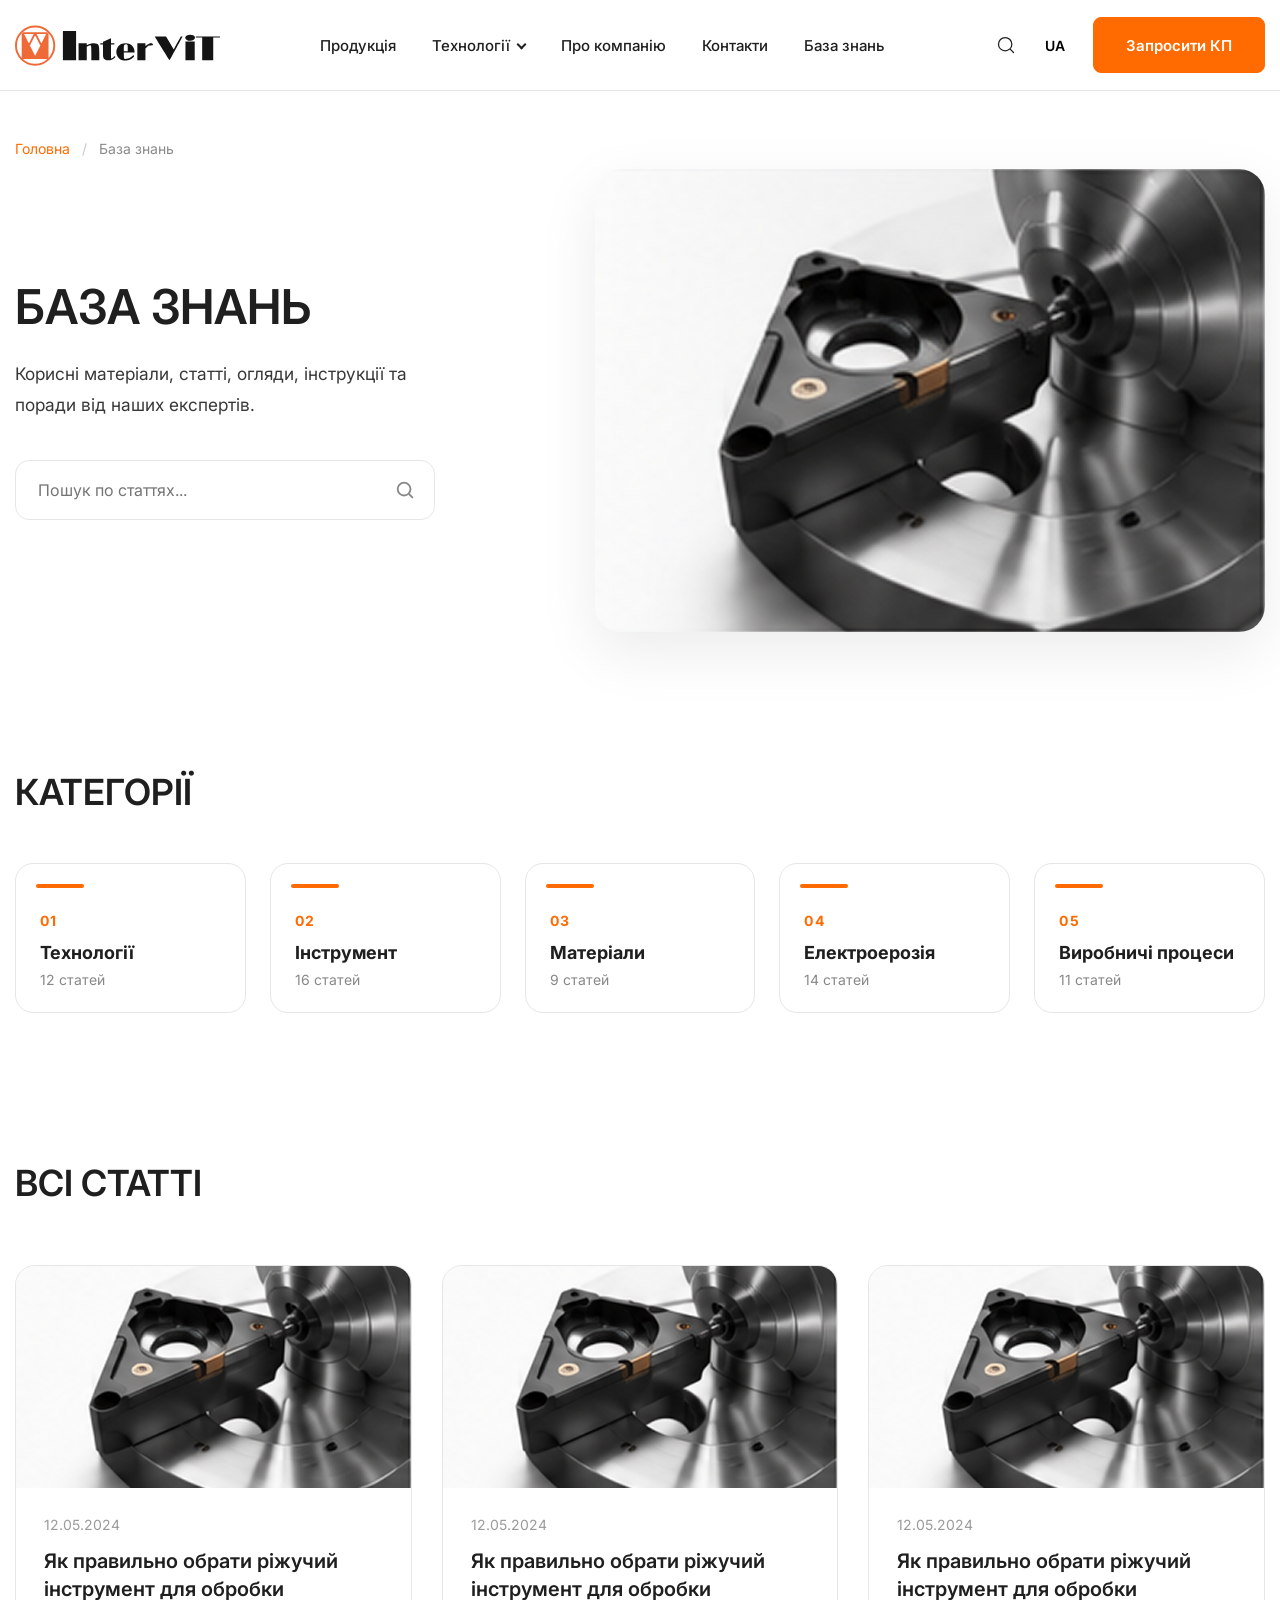
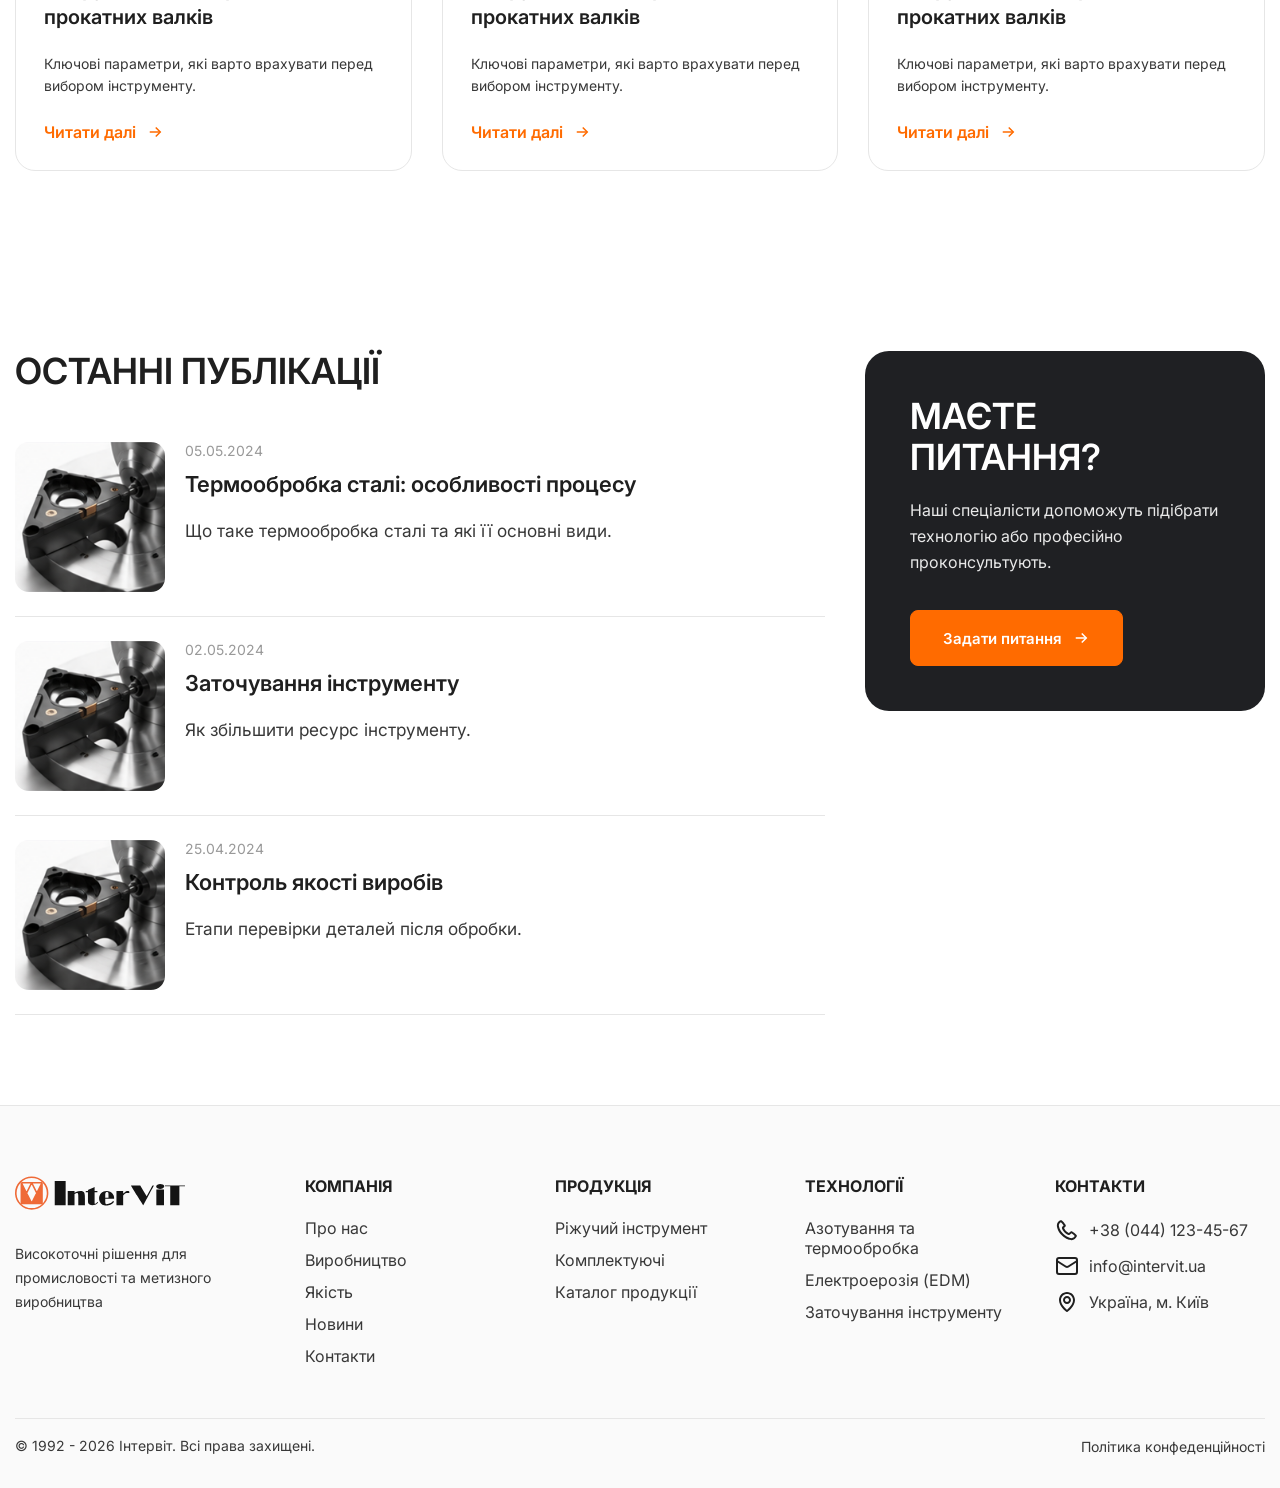
<file: knowledge.html>
<!DOCTYPE html>
<html lang="uk">
<head>
<meta charset="UTF-8">
<meta name="viewport" content="width=device-width, initial-scale=1.0">

<title>Статті</title>

<link rel="stylesheet" href="css/style.css">

</head>
<body>

<div class="wrapper">

<header class="header">
    <div class="container">
        <div class="header__wrapper">
            <a href="index.html" class="header__logo">
                <img src="images/logotype.svg" alt="Intervit">
            </a>
            <nav class="header__nav">
                <ul class="menu">
                    <li class="menu__item">
                        <a href="products.html" class="menu__link">
                            Продукція
                        </a>
                    </li>
                    <li class="menu__item menu__item--parent">
                        <a href="#" class="menu__link menu__link--parent">
                            Технології
                        </a>
                        <ul class="submenu">
                            <li class="submenu__item">
                                <a href="#">Азотування та термообробка</a>
                            </li>
                            <li class="submenu__item">
                                <a href="#">Електроерозія (EDM)</a>
                            </li>
                            <li class="submenu__item">
                                <a href="#">Заточування інструменту</a>
                            </li>
                        </ul>
                    </li>
                    <li class="menu__item">
                        <a href="about.html" class="menu__link">
                            Про компанію
                        </a>
                    </li>
                    <li class="menu__item">
                        <a href="contacts.html" class="menu__link">
                            Контакти
                        </a>
                    </li>
                    <li class="menu__item">
                        <a href="knowledge.html" class="menu__link">
                            База знань
                        </a>
                    </li>
                </ul>

            </nav>

            <div class="header__actions">

                <button class="header__search">
                    <svg xmlns="http://www.w3.org/2000/svg" width="24" height="24" viewBox="0 0 24 24" fill="none">
                        <path d="M17 17L21 21M3 11C3 13.1217 3.84285 15.1566 5.34315 16.6569C6.84344 18.1571 8.87827 19 11 19C13.1217 19 15.1566 18.1571 16.6569 16.6569C18.1571 15.1566 19 13.1217 19 11C19 8.87827 18.1571 6.84344 16.6569 5.34315C15.1566 3.84285 13.1217 3 11 3C8.87827 3 6.84344 3.84285 5.34315 5.34315C3.84285 6.84344 3 8.87827 3 11Z" stroke="#1F1F1F" stroke-width="1.5" stroke-linecap="round" stroke-linejoin="round"/>
                    </svg>
                </button>

                <div class="lang">
                    <button class="lang__current">
                        UA
                    </button>
                    <ul class="lang__list">
                        <li>
                            <a href="#">EN</a>
                        </li>
                        <li>
                            <a href="#">PL</a>
                        </li>
                    </ul>
                </div>
                <a href="#" class="btn btn--primary header__btn--primary">
                    Запросити КП
                </a>

                <button class="burger">

                    <span></span>
                    <span></span>
                    <span></span>

                </button>

            </div>

        </div>

    </div>

</header>

<main>
<section class="knowledge-hero">

    <div class="container">

        <nav class="breadcrumbs">

            <ul class="breadcrumbs__list">
                <li class="breadcrumbs__item">
                    <a href="/">Головна</a>
                </li>
                <li class="breadcrumbs__item">
                    <span>База знань</span>
                </li>
            </ul>

        </nav>

        <div class="knowledge-hero__wrapper">

            <div class="knowledge-hero__content">

                <h1>
                    База знань
                </h1>

                <p class="knowledge-hero__text">

                    Корисні матеріали, статті, огляди,
                    інструкції та поради від наших експертів.

                </p>

                <form class="knowledge-search">

                    <input
                        type="text"
                        placeholder="Пошук по статтях...">

                    <button type="submit">

                        <svg viewBox="0 0 24 24" fill="none">

                            <circle
                                cx="11"
                                cy="11"
                                r="7"
                                stroke="currentColor"
                                stroke-width="2"/>

                            <path
                                d="M20 20L17 17"
                                stroke="currentColor"
                                stroke-width="2"
                                stroke-linecap="round"/>

                        </svg>

                    </button>

                </form>

            </div>

            <div class="knowledge-hero__image">

                <img
                    src="images/knowlage.png"
                    alt="База знань">

            </div>

        </div>

    </div>

</section>

<section class="knowledge-categories">

    <div class="container">

        <div class="section-heading">

            <h2>Категорії</h2>

        </div>

        <div class="knowledge-categories__grid">

            <a href="#" class="knowledge-category">

                <span class="knowledge-category__number">
                    01
                </span>

                <h3 class="knowledge-category__title">
                    Технології
                </h3>

                <span class="knowledge-category__count">
                    12 статей
                </span>

            </a>

            <a href="#" class="knowledge-category">

                <span class="knowledge-category__number">
                    02
                </span>

                <h3 class="knowledge-category__title">
                    Інструмент
                </h3>

                <span class="knowledge-category__count">
                    16 статей
                </span>

            </a>

            <a href="#" class="knowledge-category">

                <span class="knowledge-category__number">
                    03
                </span>

                <h3 class="knowledge-category__title">
                    Матеріали
                </h3>

                <span class="knowledge-category__count">
                    9 статей
                </span>

            </a>

            <a href="#" class="knowledge-category">

                <span class="knowledge-category__number">
                    04
                </span>

                <h3 class="knowledge-category__title">
                    Електроерозія
                </h3>

                <span class="knowledge-category__count">
                    14 статей
                </span>

            </a>

            <a href="#" class="knowledge-category">

                <span class="knowledge-category__number">
                    05
                </span>

                <h3 class="knowledge-category__title">
                    Виробничі процеси
                </h3>

                <span class="knowledge-category__count">
                    11 статей
                </span>

            </a>

        </div>

    </div>

</section>

<section class="articles">

    <div class="container">

        <div class="section-heading">

            <h2>Всі статті</h2>

        </div>

        <div class="articles__grid">

            <!-- Card -->

            <article class="article-card">
                <a href="single-post.html" class="article-card__image">
                    <img src="images/knowlage.png" alt="">
                </a>
                <div class="article-card__content">
                    <span class="article-card__date">
                        12.05.2024
                    </span>
                    <h3>
                        <a href="single-post.html">
                            Як правильно обрати ріжучий інструмент для обробки прокатних валків
                        </a>
                    </h3>
                    <p>
                        Ключові параметри, які варто врахувати
                        перед вибором інструменту.
                    </p>
                    <a href="single-post.html" class="article-card__link">
                        Читати далі
                        <svg viewBox="0 0 24 24" fill="none">
                            <path d="M5 12H19" stroke="currentColor" stroke-width="2"/>
                            <path d="M13 6L19 12L13 18" stroke="currentColor" stroke-width="2"/>
                        </svg>
                    </a>
                </div>
            </article>

            <article class="article-card">
                <a href="single-post.html" class="article-card__image">
                    <img src="images/knowlage.png" alt="">
                </a>
                <div class="article-card__content">
                    <span class="article-card__date">
                        12.05.2024
                    </span>
                    <h3>
                        <a href="single-post.html">
                            Як правильно обрати ріжучий інструмент для обробки прокатних валків
                        </a>
                    </h3>
                    <p>
                        Ключові параметри, які варто врахувати
                        перед вибором інструменту.
                    </p>
                    <a href="single-post.html" class="article-card__link">
                        Читати далі
                        <svg viewBox="0 0 24 24" fill="none">
                            <path d="M5 12H19"
                                  stroke="currentColor"
                                  stroke-width="2"/>
                            <path d="M13 6L19 12L13 18"
                                  stroke="currentColor"
                                  stroke-width="2"/>
                        </svg>
                    </a>
                </div>
            </article>

            <article class="article-card">
                <a href="single-post.html" class="article-card__image">
                    <img src="images/knowlage.png" alt="">
                </a>
                <div class="article-card__content">
                    <span class="article-card__date">
                        12.05.2024
                    </span>
                    <h3>
                        <a href="single-post.html">
                            Як правильно обрати ріжучий інструмент для обробки прокатних валків
                        </a>
                    </h3>
                    <p>
                        Ключові параметри, які варто врахувати
                        перед вибором інструменту.
                    </p>
                    <a href="single-post.html" class="article-card__link">
                        Читати далі
                        <svg viewBox="0 0 24 24" fill="none">
                            <path d="M5 12H19"
                                  stroke="currentColor"
                                  stroke-width="2"/>
                            <path d="M13 6L19 12L13 18"
                                  stroke="currentColor"
                                  stroke-width="2"/>
                        </svg>
                    </a>
                </div>
            </article>

        </div>

    </div>

</section>

<section class="knowledge-latest">

    <div class="container">

        <div class="knowledge-latest__wrapper">

            <div class="knowledge-latest__content">

                <div class="section-heading">

                    <h2>Останні публікації</h2>

                </div>

                <div class="latest-posts">

                    <article class="latest-post">

                        <a href="single-post.html" class="latest-post__image">
                            <img src="images/knowlage.png" alt="">
                        </a>

                        <div class="latest-post__content">

                            <span class="latest-post__date">
                                05.05.2024
                            </span>

                            <h3>
                                <a href="single-post.html">
                                    Термообробка сталі: особливості процесу
                                </a>
                            </h3>

                            <p>
                                Що таке термообробка сталі та які її основні види.
                            </p>

                        </div>

                    </article>

                    <article class="latest-post">

                        <a href="single-post.html" class="latest-post__image">
                            <img src="images/knowlage.png" alt="">
                        </a>

                        <div class="latest-post__content">

                            <span class="latest-post__date">
                                02.05.2024
                            </span>

                            <h3>
                                <a href="single-post.html">
                                    Заточування інструменту
                                </a>
                            </h3>

                            <p>
                                Як збільшити ресурс інструменту.
                            </p>

                        </div>

                    </article>

                    <article class="latest-post">

                        <a href="single-post.html" class="latest-post__image">
                            <img src="images/knowlage.png" alt="">
                        </a>

                        <div class="latest-post__content">

                            <span class="latest-post__date">
                                25.04.2024
                            </span>

                            <h3>
                                <a href="single-post.html">
                                    Контроль якості виробів
                                </a>
                            </h3>

                            <p>
                                Етапи перевірки деталей після обробки.
                            </p>

                        </div>

                    </article>

                </div>

            </div>

            <aside class="knowledge-cta">

                <div class="knowledge-cta__content">

                    <h2>
                        Маєте питання?
                    </h2>

                    <p>

                        Наші спеціалісти допоможуть
                        підібрати технологію або
                        професійно проконсультують.

                    </p>

                    <a href="#" class="btn btn--primary">
                        Задати питання
                        <svg viewBox="0 0 24 24" fill="none">
                            <path d="M5 12H19" stroke="currentColor" stroke-width="2"/>
                            <path d="M13 6L19 12L13 18" stroke="currentColor" stroke-width="2"/>
                        </svg>
                    </a>

                </div>

            </aside>

        </div>

    </div>

</section>



</main>

<footer class="footer">
    <div class="container">
        <div class="footer__wrapper">
            <div class="footer__info">
                <a href="/" class="footer__logo">
                    <img src="images/logotype.svg" alt="Intervit">
                </a>
                <p class="footer__description">
                    Високоточні рішення для промисловості
                    та метизного виробництва
                </p>
            </div>

            <div class="footer__menus">
                <div class="footer__column">
                    <h4 class="footer__title">
                        Компанія
                    </h4>
                    <ul class="footer-menu">
                        <li><a href="#">Про нас</a></li>
                        <li><a href="#">Виробництво</a></li>
                        <li><a href="#">Якість</a></li>
                        <li><a href="#">Новини</a></li>
                        <li><a href="#">Контакти</a></li>
                    </ul>
                </div>

                <div class="footer__column">
                    <h4 class="footer__title">
                        Продукція
                    </h4>
                    <ul class="footer-menu">
                        <li><a href="#">Ріжучий інструмент</a></li>
                        <li><a href="#">Комплектуючі</a></li>
                        <li><a href="#">Каталог продукції</a></li>
                    </ul>
                </div>

                <div class="footer__column">
                    <h4 class="footer__title">
                        Технології
                    </h4>
                    <ul class="footer-menu">
                        <li><a href="#">Азотування та термообробка</a></li>
                        <li><a href="#">Електроерозія (EDM)</a></li>
                        <li><a href="#">Заточування інструменту</a></li>
                    </ul>
                </div>

                <div class="footer__column footer__contacts">
                    <h4 class="footer__title">
                        Контакти
                    </h4>
                    <ul class="footer-contact">
                        <li>
                            <img src="images/mingcute_phone-line.svg" alt="">
                            <a href="tel:+380441234567">
                                +38 (044) 123-45-67
                            </a>
                        </li>
                        <li>
                            <img src="images/lucide_mail.svg" alt="">
                            <a href="mailto:info@intervit.ua">
                                info@intervit.ua
                            </a>
                        </li>
                        <li>
                            <img src="images/boxicons_location.svg" alt="">
                            Україна, м. Київ
                        </li>
                    </ul>
                </div>
            </div>
        </div>
        <div class="copyright">
            <div class="left-content">
                <p>© 1992 - 2026 Інтервіт. Всі права захищені.</p>
            </div>
            <div class="right-content">
                <a href="">Політика конфеденційності</a>
            </div>
        </div>
    </div>
</footer>

</div>

<script src="js/main.js"></script>

</body>
</html>
</file>
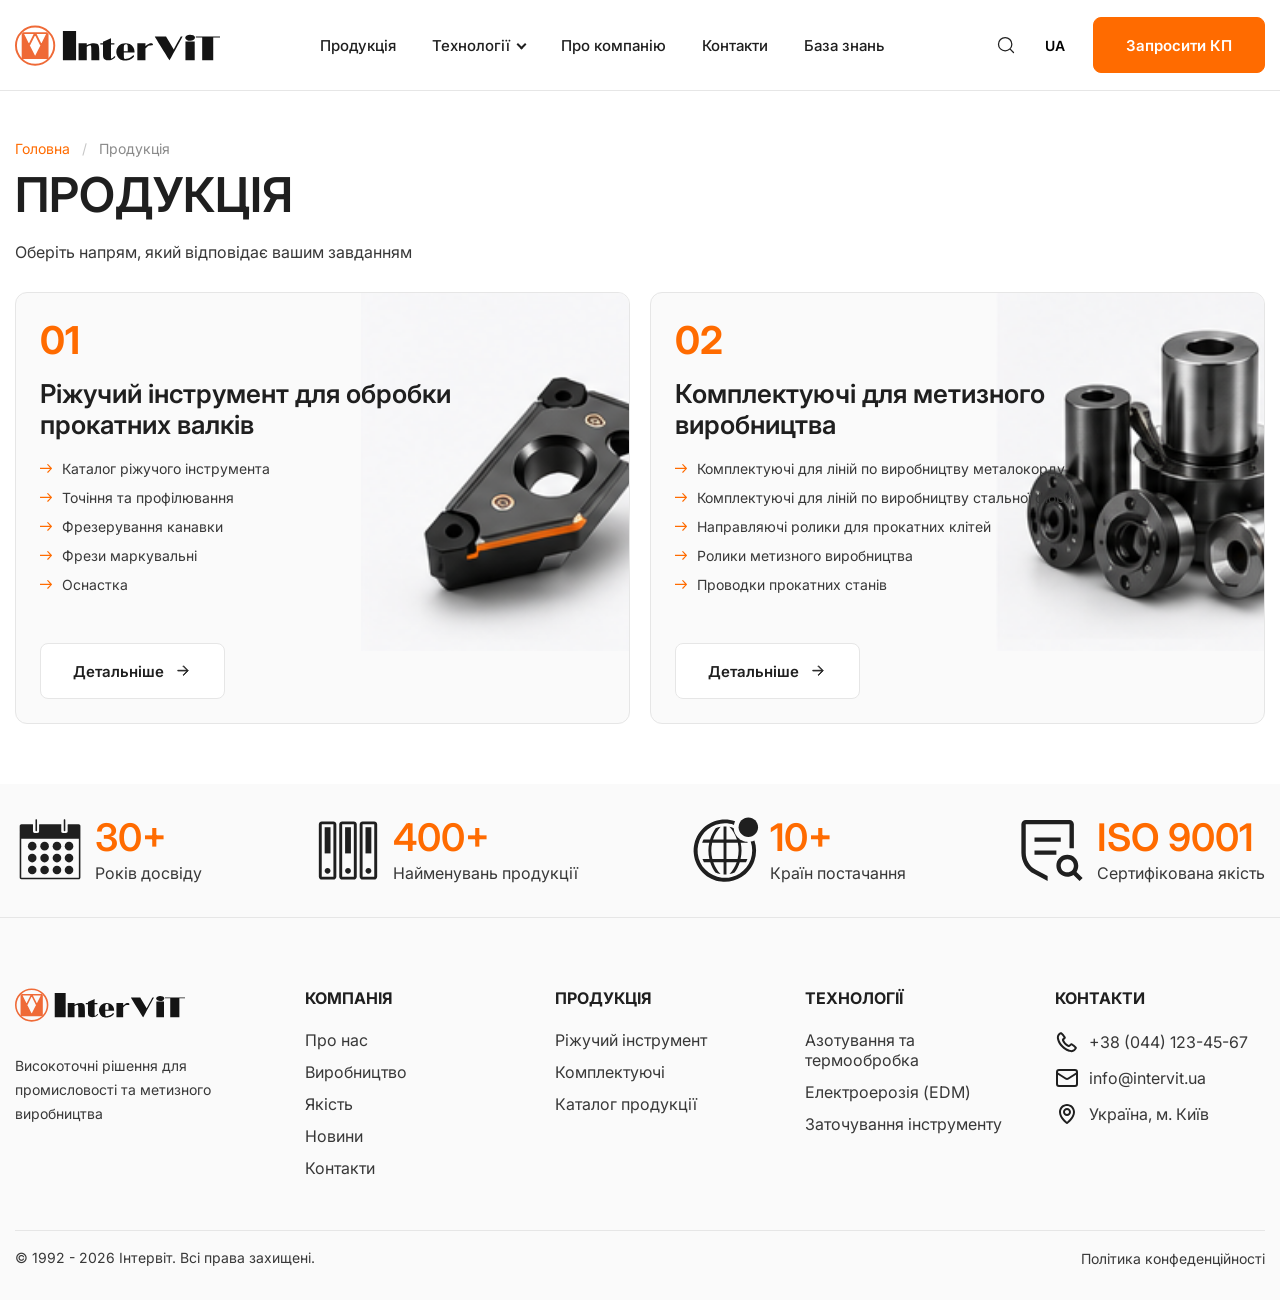
<file: products.html>
<!DOCTYPE html>
<html lang="uk">
<head>
<meta charset="UTF-8">
<meta name="viewport" content="width=device-width, initial-scale=1.0">

<title>Продукція</title>

<link rel="stylesheet" href="css/style.css">

</head>
<body>

<div class="wrapper">

<header class="header">
    <div class="container">
        <div class="header__wrapper">
            <a href="index.html" class="header__logo">
                <img src="images/logotype.svg" alt="Intervit">
            </a>
            <nav class="header__nav">
                <ul class="menu">
                    <li class="menu__item">
                        <a href="products.html" class="menu__link">
                            Продукція
                        </a>
                    </li>
                    <li class="menu__item menu__item--parent">
                        <a href="#" class="menu__link menu__link--parent">
                            Технології
                        </a>
                        <ul class="submenu">
                            <li class="submenu__item">
                                <a href="#">Азотування та термообробка</a>
                            </li>
                            <li class="submenu__item">
                                <a href="#">Електроерозія (EDM)</a>
                            </li>
                            <li class="submenu__item">
                                <a href="technology.html">Заточування інструменту</a>
                            </li>
                        </ul>
                    </li>
                    <li class="menu__item">
                        <a href="#" class="menu__link">
                            Про компанію
                        </a>
                    </li>
                    <li class="menu__item">
                        <a href="#" class="menu__link">
                            Контакти
                        </a>
                    </li>
                    <li class="menu__item">
                        <a href="knowledge.html" class="menu__link">
                            База знань
                        </a>
                    </li>
                </ul>
            </nav>

            <div class="header__actions">
                <button class="header__search">
                    <svg xmlns="http://www.w3.org/2000/svg" width="24" height="24" viewBox="0 0 24 24" fill="none">
                        <path d="M17 17L21 21M3 11C3 13.1217 3.84285 15.1566 5.34315 16.6569C6.84344 18.1571 8.87827 19 11 19C13.1217 19 15.1566 18.1571 16.6569 16.6569C18.1571 15.1566 19 13.1217 19 11C19 8.87827 18.1571 6.84344 16.6569 5.34315C15.1566 3.84285 13.1217 3 11 3C8.87827 3 6.84344 3.84285 5.34315 5.34315C3.84285 6.84344 3 8.87827 3 11Z" stroke="#1F1F1F" stroke-width="1.5" stroke-linecap="round" stroke-linejoin="round"/>
                    </svg>
                </button>
                <div class="lang">
                    <button class="lang__current">
                        UA
                    </button>
                    <ul class="lang__list">
                        <li>
                            <a href="#">EN</a>
                        </li>
                        <li>
                            <a href="#">PL</a>
                        </li>
                    </ul>
                </div>
                <a href="#" class="btn btn--primary header__btn--primary">
                    Запросити КП
                </a>
                <button class="burger">
                    <span></span>
                    <span></span>
                    <span></span>
                </button>
            </div>
        </div>
    </div>
</header>

<main>

    <section class="products-header">
        <div class="container">
            <nav class="breadcrumbs">

                <ul class="breadcrumbs__list">

                    <li class="breadcrumbs__item">
                        <a href="/">Головна</a>
                    </li>

                    <li class="breadcrumbs__item">
                        <span>Продукція</span>
                    </li>

                </ul>

            </nav>
            <h1 class="products-title">Продукція</h1>
            <div class="products-subtext">Оберіть напрям, який відповідає вашим завданням</div>

            <div class="directions__grid">

                <article class="direction-card">
                    <div class="direction-card__сontent">
                        <div class="direction-card__num">01</div>
                        <h3 class="direction-card__title">
                            Ріжучий інструмент для обробки прокатних валків
                        </h3>

                        <ul class="direction-card__list">
                            <li><img src="images/arrow.svg" alt="">Каталог ріжучого інструмента</li>
                            <li><img src="images/arrow.svg" alt="">Точіння та профілювання</li>
                            <li><img src="images/arrow.svg" alt="">Фрезерування канавки</li>
                            <li><img src="images/arrow.svg" alt="">Фрези маркувальні</li>
                            <li><img src="images/arrow.svg" alt="">Оснастка</li>
                        </ul>

                        <a href="catalog.html" class="direction-card__button btn btn--secondary">
                            Детальніше
                            <svg xmlns="http://www.w3.org/2000/svg" width="24" height="24" viewBox="0 0 24 24" fill="none">
                                <path d="M5.00016 11L17.2502 11L12.0002 5.75L12.6602 5L19.1602 11.5L12.6602 18L12.0002 17.25L17.2502 12L5.00016 12L5.00016 11Z" fill="#1F1F1F"/>
                            </svg>
                        </a>
                    </div>
                    <img src="images/1111.png" alt="ROLLER" class="direction-card__image">
                </article>

                <article class="direction-card">
                    <div class="direction-card__сontent">
                        <div class="direction-card__num">02</div>
                        <h3 class="direction-card__title">
                            Комплектуючі для метизного виробництва
                        </h3>

                        <ul class="direction-card__list">
                            <li><img src="images/arrow.svg" alt="">Комплектуючі для ліній по виробництву металокорду</li>
                            <li><img src="images/arrow.svg" alt="">Комплектуючі для ліній по виробництву стальної фібри</li>
                            <li><img src="images/arrow.svg" alt="">Направляючі ролики для прокатних клітей</li>
                            <li><img src="images/arrow.svg" alt="">Ролики метизного виробництва</li>
                            <li><img src="images/arrow.svg" alt="">Проводки прокатних станів</li>
                        </ul>

                        <a href="catalog.html" class="direction-card__button btn btn--secondary">
                            Детальніше
                            <svg xmlns="http://www.w3.org/2000/svg" width="24" height="24" viewBox="0 0 24 24" fill="none">
                                <path d="M5.00016 11L17.2502 11L12.0002 5.75L12.6602 5L19.1602 11.5L12.6602 18L12.0002 17.25L17.2502 12L5.00016 12L5.00016 11Z" fill="#1F1F1F"/>
                            </svg>
                        </a>
                    </div>
                    <img src="images/2222.png" alt="ROLLER" class="direction-card__image">
                </article>
            </div>
        </div>
    </section>

    <section class="product__adv">
        <div class="container">
            <div class="product__adv-cards">
                <div class="card-adv">
                    <img src="images/iwwa_year.svg" alt="">
                    <div class="card-adv__text">
                        <div class="count">30+</div>
                        <p>Років досвіду</p>
                    </div>
                </div>
                <div class="card-adv">
                    <img src="images/eos-icons_products-outlined.svg" alt="">
                    <div class="card-adv__text">
                        <div class="count">400+</div>
                        <p>Найменувань продукції</p>
                    </div>
                </div>
                <div class="card-adv">
                    <img src="images/clarity_world-outline-badged.svg" alt="">
                    <div class="card-adv__text">
                        <div class="count">10+</div>
                        <p>Країн постачання</p>
                    </div>
                </div>
                <div class="card-adv">
                    <img src="images/carbon_rule-data-quality.svg" alt="">
                    <div class="card-adv__text">
                        <div class="count">ISO 9001</div>
                        <p>Сертифікована якість</p>
                    </div>
                </div>
            </div>
        </div>
    </section>

</main>

<footer class="footer">
    <div class="container">
        <div class="footer__wrapper">
            <div class="footer__info">
                <a href="/" class="footer__logo">
                    <img src="images/logotype.svg" alt="Intervit">
                </a>
                <p class="footer__description">
                    Високоточні рішення для промисловості
                    та метизного виробництва
                </p>
            </div>

            <div class="footer__menus">
                <div class="footer__column">
                    <h4 class="footer__title">
                        Компанія
                    </h4>
                    <ul class="footer-menu">
                        <li><a href="#">Про нас</a></li>
                        <li><a href="#">Виробництво</a></li>
                        <li><a href="#">Якість</a></li>
                        <li><a href="#">Новини</a></li>
                        <li><a href="#">Контакти</a></li>
                    </ul>
                </div>

                <div class="footer__column">
                    <h4 class="footer__title">
                        Продукція
                    </h4>
                    <ul class="footer-menu">
                        <li><a href="#">Ріжучий інструмент</a></li>
                        <li><a href="#">Комплектуючі</a></li>
                        <li><a href="#">Каталог продукції</a></li>
                    </ul>
                </div>

                <div class="footer__column">
                    <h4 class="footer__title">
                        Технології
                    </h4>
                    <ul class="footer-menu">
                        <li><a href="#">Азотування та термообробка</a></li>
                        <li><a href="#">Електроерозія (EDM)</a></li>
                        <li><a href="#">Заточування інструменту</a></li>
                    </ul>
                </div>

                <div class="footer__column footer__contacts">
                    <h4 class="footer__title">
                        Контакти
                    </h4>
                    <ul class="footer-contact">
                        <li>
                            <img src="images/mingcute_phone-line.svg" alt="">
                            <a href="tel:+380441234567">
                                +38 (044) 123-45-67
                            </a>
                        </li>
                        <li>
                            <img src="images/lucide_mail.svg" alt="">
                            <a href="mailto:info@intervit.ua">
                                info@intervit.ua
                            </a>
                        </li>
                        <li>
                            <img src="images/boxicons_location.svg" alt="">
                            Україна, м. Київ
                        </li>
                    </ul>
                </div>
            </div>
        </div>
        <div class="copyright">
            <div class="left-content">
                <p>© 1992 - 2026 Інтервіт. Всі права захищені.</p>
            </div>
            <div class="right-content">
                <a href="">Політика конфеденційності</a>
            </div>
        </div>
    </div>
</footer>

</div>

<script src="js/main.js"></script>

</body>
</html>
</file>
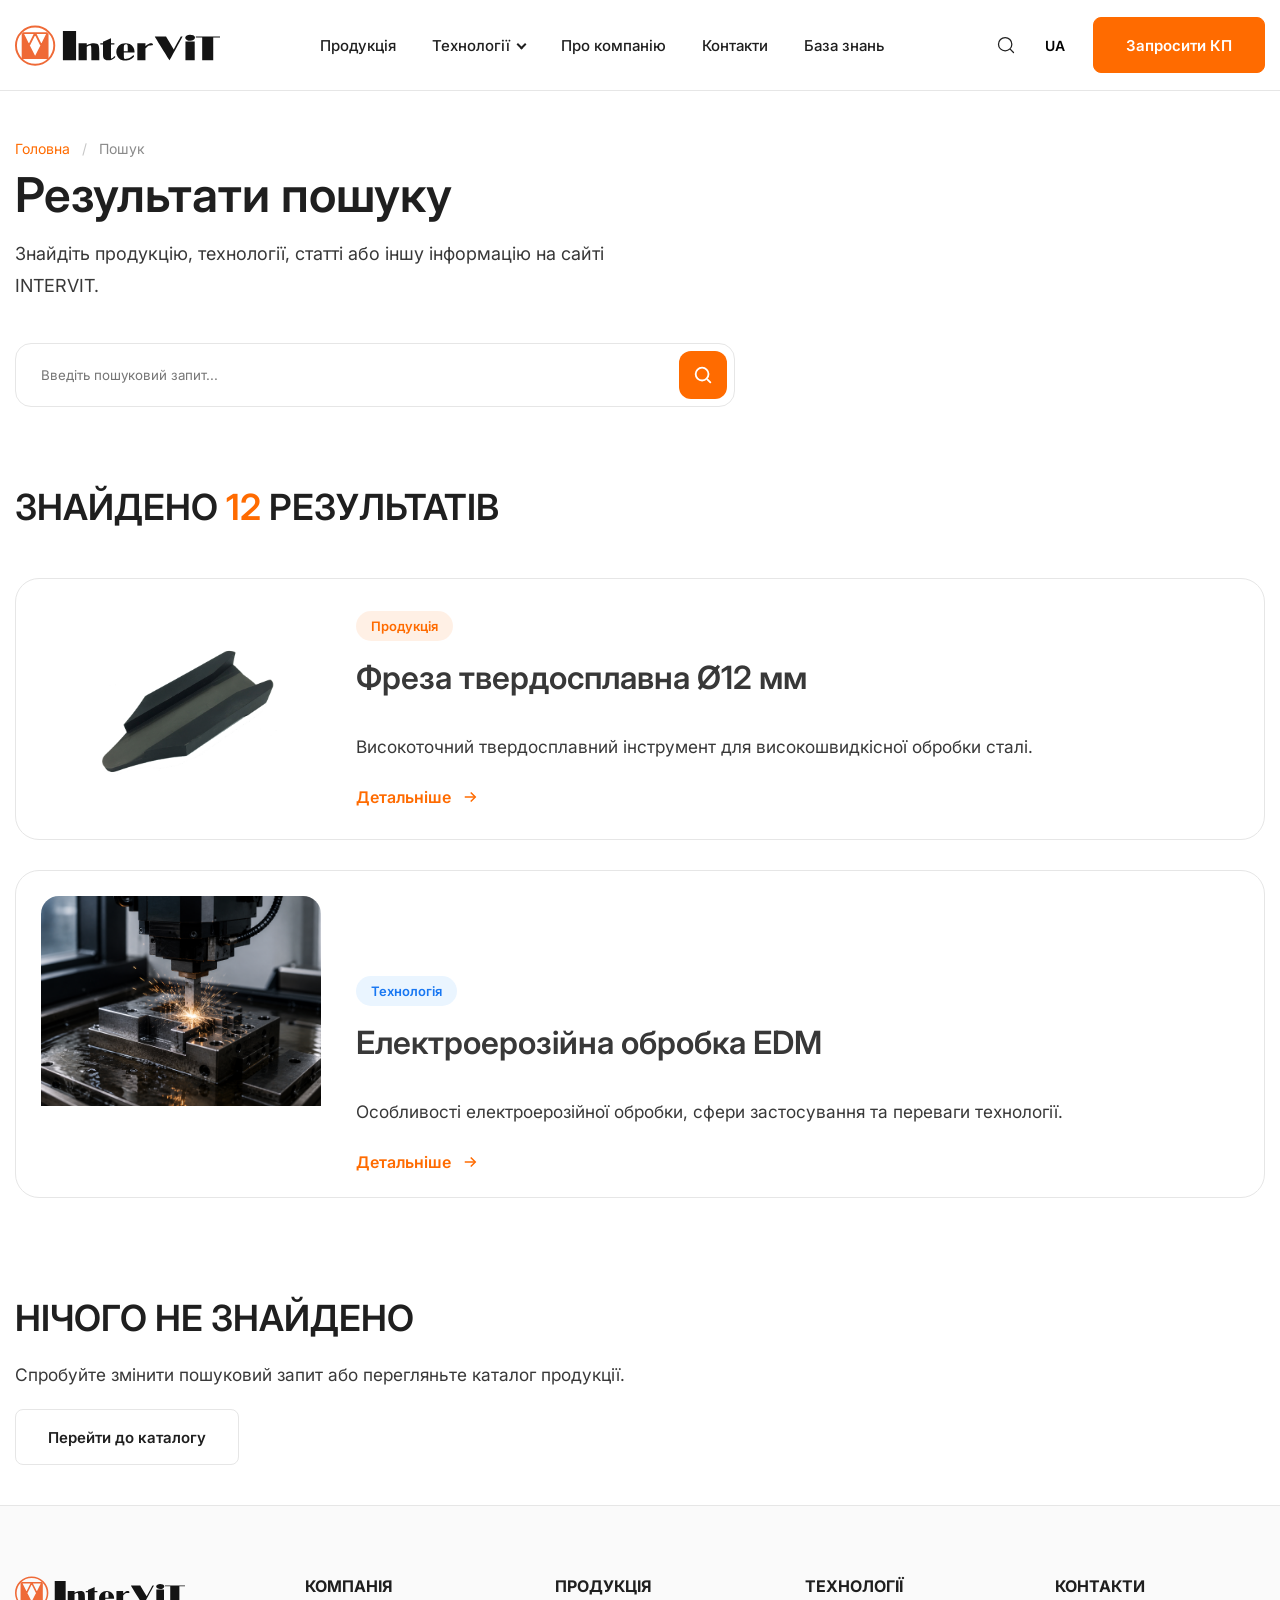
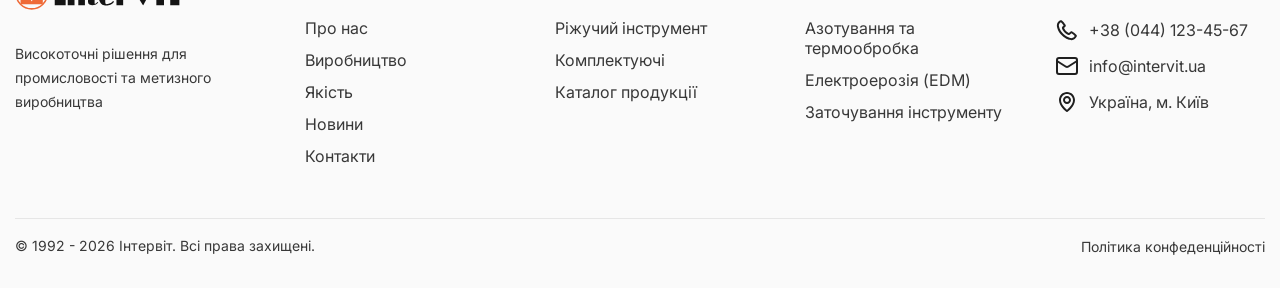
<file: search.html>
<!DOCTYPE html>
<html lang="uk">
<head>
<meta charset="UTF-8">
<meta name="viewport" content="width=device-width, initial-scale=1.0">

<title>Пошук</title>

<link rel="stylesheet" href="css/style.css">

</head>
<body>

<div class="wrapper">

<header class="header">
    <div class="container">
        <div class="header__wrapper">
            <a href="index.html" class="header__logo">
                <img src="images/logotype.svg" alt="Intervit">
            </a>
            <nav class="header__nav">
                <ul class="menu">
                    <li class="menu__item">
                        <a href="products.html" class="menu__link">
                            Продукція
                        </a>
                    </li>
                    <li class="menu__item menu__item--parent">
                        <a href="#" class="menu__link menu__link--parent">
                            Технології
                        </a>
                        <ul class="submenu">
                            <li class="submenu__item">
                                <a href="#">Азотування та термообробка</a>
                            </li>
                            <li class="submenu__item">
                                <a href="#">Електроерозія (EDM)</a>
                            </li>
                            <li class="submenu__item">
                                <a href="technology.html">Заточування інструменту</a>
                            </li>
                        </ul>
                    </li>
                    <li class="menu__item">
                        <a href="about.html" class="menu__link">
                            Про компанію
                        </a>
                    </li>
                    <li class="menu__item">
                        <a href="contacts.html" class="menu__link">
                            Контакти
                        </a>
                    </li>
                    <li class="menu__item">
                        <a href="knowledge.html" class="menu__link">
                            База знань
                        </a>
                    </li>
                </ul>

            </nav>

            <div class="header__actions">

                <button class="header__search">
                    <svg xmlns="http://www.w3.org/2000/svg" width="24" height="24" viewBox="0 0 24 24" fill="none">
                        <path d="M17 17L21 21M3 11C3 13.1217 3.84285 15.1566 5.34315 16.6569C6.84344 18.1571 8.87827 19 11 19C13.1217 19 15.1566 18.1571 16.6569 16.6569C18.1571 15.1566 19 13.1217 19 11C19 8.87827 18.1571 6.84344 16.6569 5.34315C15.1566 3.84285 13.1217 3 11 3C8.87827 3 6.84344 3.84285 5.34315 5.34315C3.84285 6.84344 3 8.87827 3 11Z" stroke="#1F1F1F" stroke-width="1.5" stroke-linecap="round" stroke-linejoin="round"/>
                    </svg>
                </button>

                <div class="lang">
                    <button class="lang__current">
                        UA
                    </button>
                    <ul class="lang__list">
                        <li>
                            <a href="#">EN</a>
                        </li>
                        <li>
                            <a href="#">PL</a>
                        </li>
                    </ul>
                </div>
                <a href="#" class="btn btn--primary header__btn--primary">
                    Запросити КП
                </a>

                <button class="burger">
                    <span></span>
                    <span></span>
                    <span></span>
                </button>
            </div>
        </div>
    </div>
</header>

<main class="search-page">

    <!--==============================
    =            Hero                =
    ===============================-->

    <section class="search-hero">

        <div class="container">

            <nav class="breadcrumbs">

                <ul class="breadcrumbs__list">

                    <li class="breadcrumbs__item">
                        <a href="#">Головна</a>
                    </li>

                    <li class="breadcrumbs__item">
                        <span>Пошук</span>
                    </li>

                </ul>

            </nav>

            <div class="search-hero__wrapper">

                <div class="search-hero__content">

                    <h1>

                        Результати пошуку

                    </h1>

                    <p>

                        Знайдіть продукцію, технології,
                        статті або іншу інформацію
                        на сайті INTERVIT.

                    </p>

                    <form class="search-form">

                        <div class="search-form__group">

                            <input
                                type="search"
                                placeholder="Введіть пошуковий запит...">

                            <button type="submit">

                                <svg xmlns="http://www.w3.org/2000/svg"
                                     width="22"
                                     height="22"
                                     viewBox="0 0 24 24"
                                     fill="none">

                                    <circle
                                        cx="11"
                                        cy="11"
                                        r="7"
                                        stroke="currentColor"
                                        stroke-width="2"/>

                                    <path
                                        d="M20 20L17 17"
                                        stroke="currentColor"
                                        stroke-width="2"
                                        stroke-linecap="round"/>

                                </svg>

                            </button>

                        </div>

                    </form>

                </div>

            </div>

        </div>

    </section>

<!--==============================
=        Search Results         =
===============================-->

<section class="search-results">

    <div class="container">

        <div class="search-results__top">

            <h2>

                Знайдено <span>12</span> результатів

            </h2>

        </div>

        <div class="search-results__list">

            <!-- Result -->

            <article class="search-card">

                <a href="#" class="search-card__image">

                    <img
                        src="images/products/provodka.jpeg"
                        alt="">

                </a>

                <div class="search-card__content">

                    <span class="search-card__type">

                        Продукція

                    </span>

                    <h3>

                        <a href="#">

                            Фреза твердосплавна Ø12 мм

                        </a>

                    </h3>

                    <p>

                        Високоточний твердосплавний інструмент
                        для високошвидкісної обробки сталі.

                    </p>

                    <a href="#" class="search-card__link">

                        Детальніше

                        <svg viewBox="0 0 24 24" fill="none">

                            <path d="M5 12H19"
                                  stroke="currentColor"
                                  stroke-width="2"/>

                            <path d="M13 6L19 12L13 18"
                                  stroke="currentColor"
                                  stroke-width="2"/>

                        </svg>

                    </a>

                </div>

            </article>

            <!-- Result -->

            <article class="search-card">

                <a href="#" class="search-card__image">

                    <img
                        src="images/edm.png"
                        alt="">

                </a>

                <div class="search-card__content">

                    <span class="search-card__type technology">

                        Технологія

                    </span>

                    <h3>

                        <a href="#">

                            Електроерозійна обробка EDM

                        </a>

                    </h3>

                    <p>

                        Особливості електроерозійної обробки,
                        сфери застосування та переваги технології.

                    </p>

                    <a href="#" class="search-card__link">

                        Детальніше

                        <svg viewBox="0 0 24 24" fill="none">

                            <path d="M5 12H19"
                                  stroke="currentColor"
                                  stroke-width="2"/>

                            <path d="M13 6L19 12L13 18"
                                  stroke="currentColor"
                                  stroke-width="2"/>

                        </svg>

                    </a>

                </div>

            </article>

        </div>

        <!-- pagination -->

    </div>

</section>

<section class="search-empty">

    <div class="container">

        <div class="search-empty__icon">

            <!-- SVG пошуку -->

        </div>

        <h2>

            Нічого не знайдено

        </h2>

        <p>

            Спробуйте змінити пошуковий запит або
            перегляньте каталог продукції.

        </p>

        <a href="#" class="btn btn--secondary">

            Перейти до каталогу

        </a>

    </div>

</section>

</main>

<footer class="footer">
    <div class="container">
        <div class="footer__wrapper">
            <div class="footer__info">
                <a href="/" class="footer__logo">
                    <img src="images/logotype.svg" alt="Intervit">
                </a>
                <p class="footer__description">
                    Високоточні рішення для промисловості
                    та метизного виробництва
                </p>
            </div>

            <div class="footer__menus">
                <div class="footer__column">
                    <h4 class="footer__title">
                        Компанія
                    </h4>
                    <ul class="footer-menu">
                        <li><a href="#">Про нас</a></li>
                        <li><a href="#">Виробництво</a></li>
                        <li><a href="#">Якість</a></li>
                        <li><a href="#">Новини</a></li>
                        <li><a href="#">Контакти</a></li>
                    </ul>
                </div>

                <div class="footer__column">
                    <h4 class="footer__title">
                        Продукція
                    </h4>
                    <ul class="footer-menu">
                        <li><a href="#">Ріжучий інструмент</a></li>
                        <li><a href="#">Комплектуючі</a></li>
                        <li><a href="#">Каталог продукції</a></li>
                    </ul>
                </div>

                <div class="footer__column">
                    <h4 class="footer__title">
                        Технології
                    </h4>
                    <ul class="footer-menu">
                        <li><a href="#">Азотування та термообробка</a></li>
                        <li><a href="#">Електроерозія (EDM)</a></li>
                        <li><a href="#">Заточування інструменту</a></li>
                    </ul>
                </div>

                <div class="footer__column footer__contacts">
                    <h4 class="footer__title">
                        Контакти
                    </h4>
                    <ul class="footer-contact">
                        <li>
                            <img src="images/mingcute_phone-line.svg" alt="">
                            <a href="tel:+380441234567">
                                +38 (044) 123-45-67
                            </a>
                        </li>
                        <li>
                            <img src="images/lucide_mail.svg" alt="">
                            <a href="mailto:info@intervit.ua">
                                info@intervit.ua
                            </a>
                        </li>
                        <li>
                            <img src="images/boxicons_location.svg" alt="">
                            Україна, м. Київ
                        </li>
                    </ul>
                </div>
            </div>
        </div>
        <div class="copyright">
            <div class="left-content">
                <p>© 1992 - 2026 Інтервіт. Всі права захищені.</p>
            </div>
            <div class="right-content">
                <a href="">Політика конфеденційності</a>
            </div>
        </div>
    </div>
</footer>

</div>

<script src="js/main.js"></script>

</body>
</html>
</file>
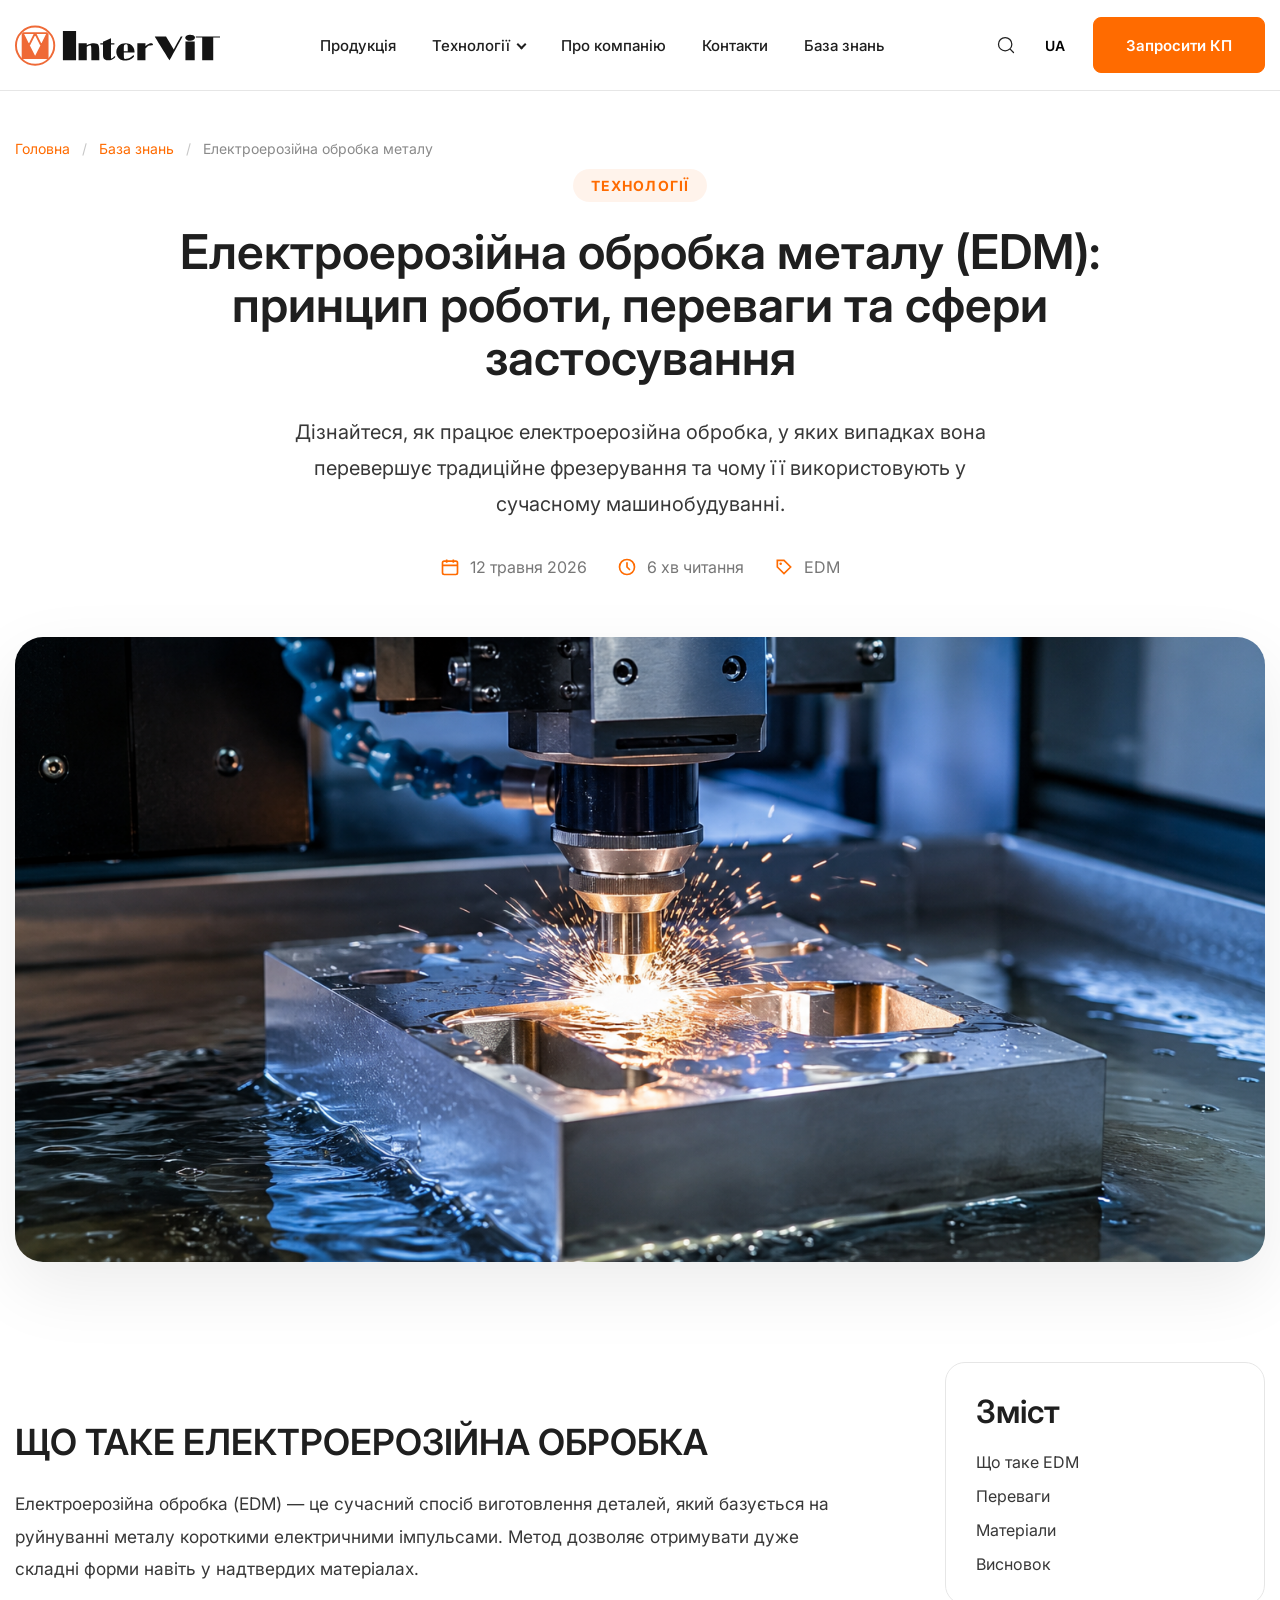
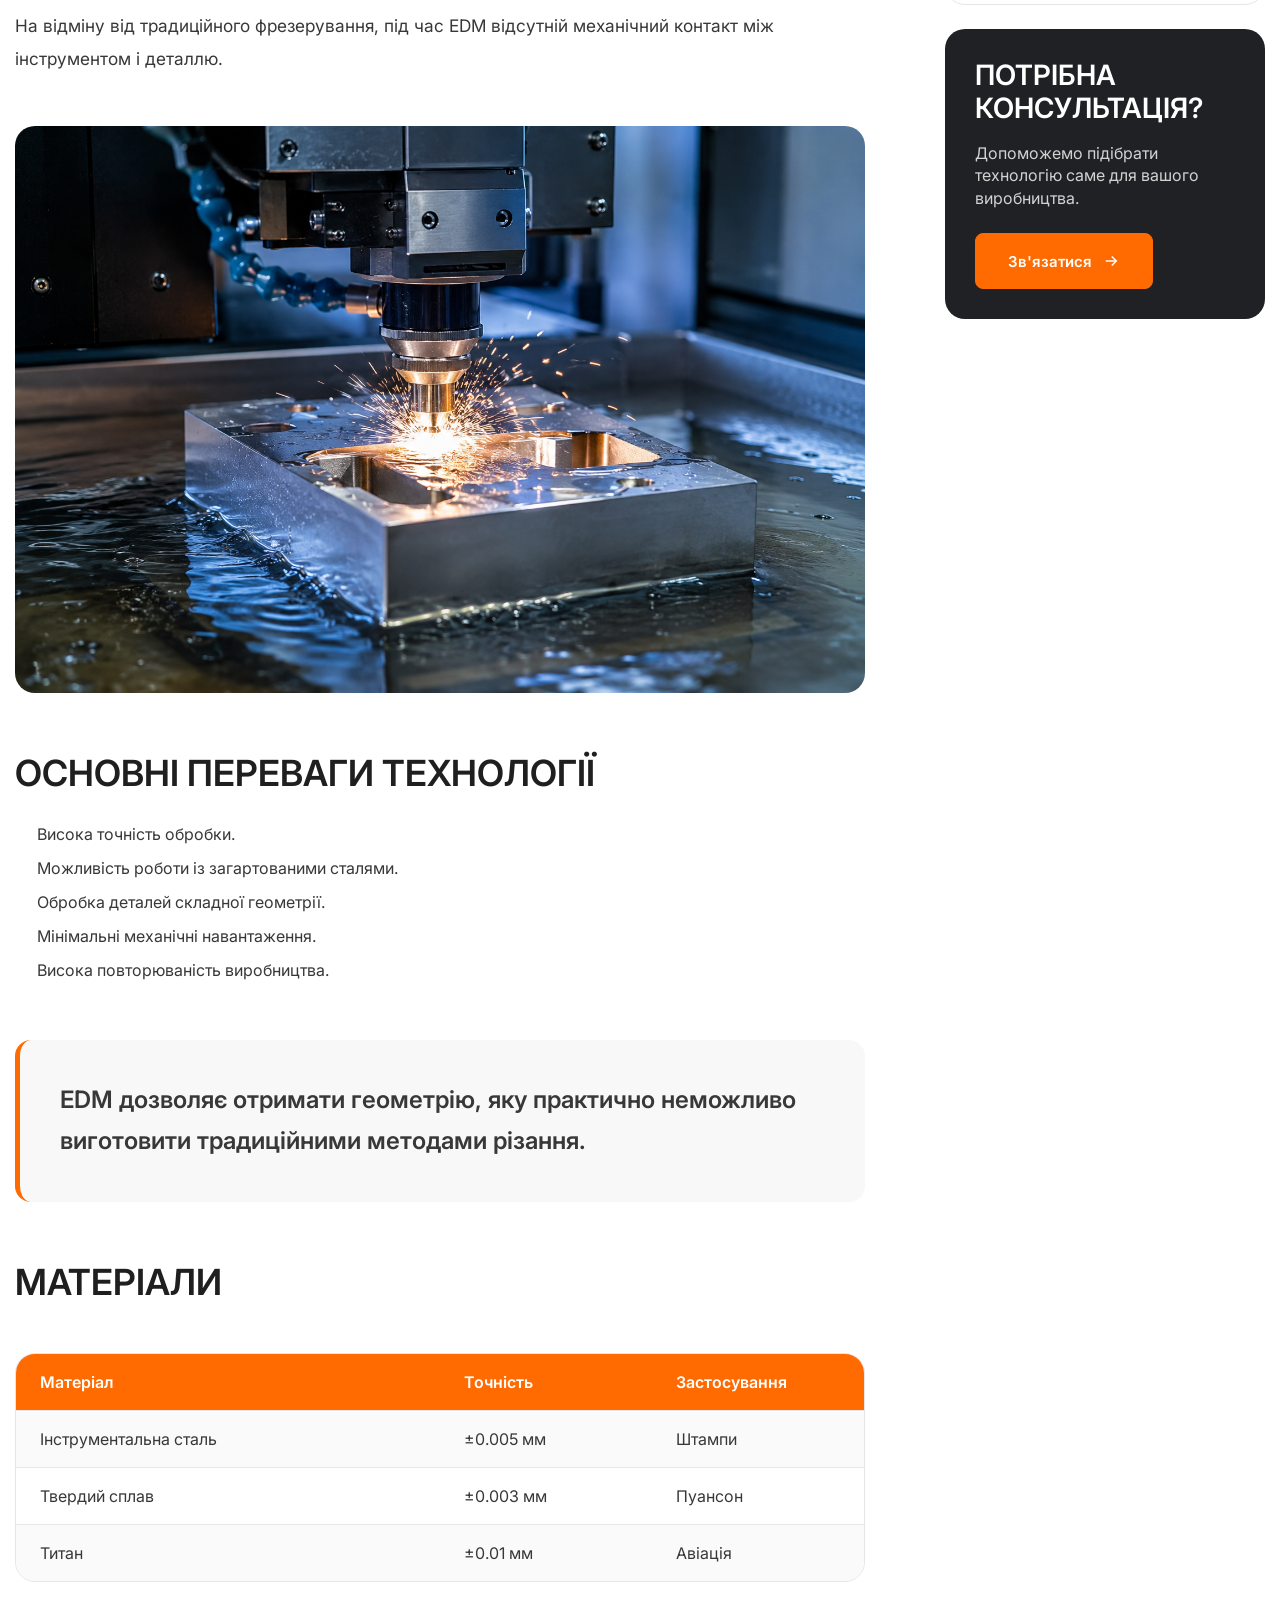
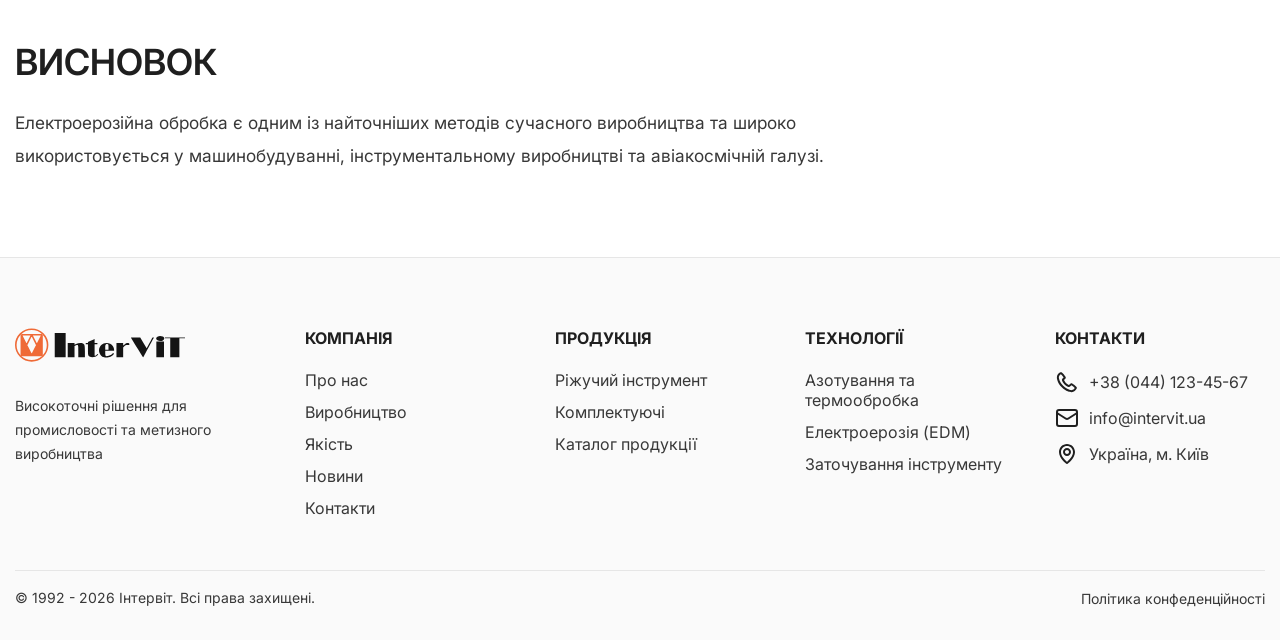
<file: single-post.html>
<!DOCTYPE html>
<html lang="uk">
<head>
<meta charset="UTF-8">
<meta name="viewport" content="width=device-width, initial-scale=1.0">

<title>Стаття 1</title>

<link rel="stylesheet" href="css/style.css">

</head>
<body>

<div class="wrapper">

<header class="header">
    <div class="container">
        <div class="header__wrapper">
            <a href="index.html" class="header__logo">
                <img src="images/logotype.svg" alt="Intervit">
            </a>
            <nav class="header__nav">
                <ul class="menu">
                    <li class="menu__item">
                        <a href="products.html" class="menu__link">
                            Продукція
                        </a>
                    </li>
                    <li class="menu__item menu__item--parent">
                        <a href="#" class="menu__link menu__link--parent">
                            Технології
                        </a>
                        <ul class="submenu">
                            <li class="submenu__item">
                                <a href="#">Азотування та термообробка</a>
                            </li>
                            <li class="submenu__item">
                                <a href="#">Електроерозія (EDM)</a>
                            </li>
                            <li class="submenu__item">
                                <a href="technology.html">Заточування інструменту</a>
                            </li>
                        </ul>
                    </li>
                    <li class="menu__item">
                        <a href="about.html" class="menu__link">
                            Про компанію
                        </a>
                    </li>
                    <li class="menu__item">
                        <a href="contacts.html" class="menu__link">
                            Контакти
                        </a>
                    </li>
                    <li class="menu__item">
                        <a href="knowledge.html" class="menu__link">
                            База знань
                        </a>
                    </li>
                </ul>

            </nav>

            <div class="header__actions">

                <button class="header__search">
                    <svg xmlns="http://www.w3.org/2000/svg" width="24" height="24" viewBox="0 0 24 24" fill="none">
                        <path d="M17 17L21 21M3 11C3 13.1217 3.84285 15.1566 5.34315 16.6569C6.84344 18.1571 8.87827 19 11 19C13.1217 19 15.1566 18.1571 16.6569 16.6569C18.1571 15.1566 19 13.1217 19 11C19 8.87827 18.1571 6.84344 16.6569 5.34315C15.1566 3.84285 13.1217 3 11 3C8.87827 3 6.84344 3.84285 5.34315 5.34315C3.84285 6.84344 3 8.87827 3 11Z" stroke="#1F1F1F" stroke-width="1.5" stroke-linecap="round" stroke-linejoin="round"/>
                    </svg>
                </button>

                <div class="lang">
                    <button class="lang__current">
                        UA
                    </button>
                    <ul class="lang__list">
                        <li>
                            <a href="#">EN</a>
                        </li>
                        <li>
                            <a href="#">PL</a>
                        </li>
                    </ul>
                </div>
                <a href="#" class="btn btn--primary header__btn--primary">
                    Запросити КП
                </a>

                <button class="burger">

                    <span></span>
                    <span></span>
                    <span></span>

                </button>

            </div>

        </div>

    </div>

</header>

<main class="single-post">

    <!--==============================
    =            Hero                =
    ===============================-->

    <section class="post-hero">

        <div class="container">

            <nav class="breadcrumbs">

                <ul class="breadcrumbs__list">

                    <li class="breadcrumbs__item">
                        <a href="#">Головна</a>
                    </li>

                    <li class="breadcrumbs__item">
                        <a href="#">База знань</a>
                    </li>

                    <li class="breadcrumbs__item">
                        <span>Електроерозійна обробка металу</span>
                    </li>

                </ul>

            </nav>

            <div class="post-hero__content">

                <span class="post-hero__category">

                    Технології

                </span>

                <h1>

                    Електроерозійна обробка металу (EDM):
                    принцип роботи, переваги та сфери застосування

                </h1>

                <p class="post-hero__excerpt">

                    Дізнайтеся, як працює електроерозійна обробка,
                    у яких випадках вона перевершує традиційне фрезерування
                    та чому її використовують у сучасному машинобудуванні.

                </p>

                <div class="post-meta">

                    <div class="post-meta__item">

                        <!-- calendar -->

                        <svg viewBox="0 0 24 24" fill="none">

                            <rect x="3" y="5" width="18" height="16" rx="2"
                                stroke="currentColor"
                                stroke-width="2"/>

                            <path d="M8 3V7M16 3V7M3 10H21"
                                stroke="currentColor"
                                stroke-width="2"/>

                        </svg>

                        <span>12 травня 2026</span>

                    </div>

                    <div class="post-meta__item">

                        <!-- clock -->

                        <svg viewBox="0 0 24 24" fill="none">

                            <circle cx="12" cy="12" r="9"
                                stroke="currentColor"
                                stroke-width="2"/>

                            <path d="M12 7V12L15 15"
                                stroke="currentColor"
                                stroke-width="2"
                                stroke-linecap="round"/>

                        </svg>

                        <span>6 хв читання</span>

                    </div>

                    <div class="post-meta__item">

                        <!-- tag -->

                        <svg viewBox="0 0 24 24" fill="none">

                            <path d="M20 12L12 20L4 12V4H12L20 12Z"
                                stroke="currentColor"
                                stroke-width="2"/>

                            <circle cx="8" cy="8" r="1.5"
                                fill="currentColor"/>

                        </svg>

                        <span>EDM</span>

                    </div>

                </div>

            </div>

            <div class="post-hero__image">

                <img
                    src="images/post-edm.png"
                    alt="Електроерозійна обробка">

            </div>

        </div>

    </section>
<section class="post-layout">

    <div class="container">

        <div class="post-layout__wrapper">

            <!-- =========================
                Main Content
            ========================== -->

            <article class="entry-content">

                <h2 id="intro">
                    Що таке електроерозійна обробка
                </h2>

                <p>
                    Електроерозійна обробка (EDM) — це сучасний спосіб виготовлення деталей,
                    який базується на руйнуванні металу короткими електричними імпульсами.
                    Метод дозволяє отримувати дуже складні форми навіть у надтвердих матеріалах.
                </p>

                <p>
                    На відміну від традиційного фрезерування, під час EDM відсутній
                    механічний контакт між інструментом і деталлю.
                </p>

                <img
                    src="images/post-edm.png"
                    alt="EDM">

                <h2 id="advantages">
                    Основні переваги технології
                </h2>

                <ul>

                    <li>Висока точність обробки.</li>

                    <li>Можливість роботи із загартованими сталями.</li>

                    <li>Обробка деталей складної геометрії.</li>

                    <li>Мінімальні механічні навантаження.</li>

                    <li>Висока повторюваність виробництва.</li>

                </ul>

                <blockquote>

                    EDM дозволяє отримати геометрію,
                    яку практично неможливо виготовити
                    традиційними методами різання.

                </blockquote>

                <h2 id="materials">

                    Матеріали

                </h2>
                    
                <div class="specifications">

                <div class="specifications__head">

                    <div>Матеріал</div>
                    <div>Точність</div>
                    <div>Застосування</div>

                </div>

                <div class="specifications__row">

                    <div>Інструментальна сталь</div>
                    <div>±0.005 мм</div>
                    <div>Штампи</div>

                </div>

                <div class="specifications__row">

                    <div>Твердий сплав</div>
                    <div>±0.003 мм</div>
                    <div>Пуансон</div>

                </div>

                <div class="specifications__row">

                    <div>Титан</div>
                    <div>±0.01 мм</div>
                    <div>Авіація</div>

                </div>

            </div>



                <h2 id="conclusion">

                    Висновок

                </h2>

                <p>

                    Електроерозійна обробка є одним із
                    найточніших методів сучасного виробництва
                    та широко використовується у машинобудуванні,
                    інструментальному виробництві та авіакосмічній галузі.

                </p>

            </article>

            <!-- =========================
                Sidebar
            ========================== -->

            <aside class="post-sidebar">

                <div class="post-sidebar__sticky">

                    <div class="post-toc">

                        <h3>

                            Зміст

                        </h3>

                        <ul>

                            <li><a href="#intro">Що таке EDM</a></li>

                            <li><a href="#advantages">Переваги</a></li>

                            <li><a href="#materials">Матеріали</a></li>

                            <li><a href="#conclusion">Висновок</a></li>

                        </ul>

                    </div>

                    <div class="post-sidebar__cta knowledge-cta__content">

                        <h3>

                            Потрібна консультація?

                        </h3>

                        <p>

                            Допоможемо підібрати технологію
                            саме для вашого виробництва.

                        </p>

                        <a href="#" class="btn btn--primary">

                            Зв'язатися
                            <svg viewBox="0 0 24 24" fill="none">
                                <path d="M5 12H19" stroke="currentColor" stroke-width="2"/>
                                <path d="M13 6L19 12L13 18" stroke="currentColor" stroke-width="2"/>
                            </svg>

                        </a>

                    </div>

                </div>

            </aside>

        </div>

    </div>

</section>

</main>

<footer class="footer">
    <div class="container">
        <div class="footer__wrapper">
            <div class="footer__info">
                <a href="/" class="footer__logo">
                    <img src="images/logotype.svg" alt="Intervit">
                </a>
                <p class="footer__description">
                    Високоточні рішення для промисловості
                    та метизного виробництва
                </p>
            </div>

            <div class="footer__menus">
                <div class="footer__column">
                    <h4 class="footer__title">
                        Компанія
                    </h4>
                    <ul class="footer-menu">
                        <li><a href="#">Про нас</a></li>
                        <li><a href="#">Виробництво</a></li>
                        <li><a href="#">Якість</a></li>
                        <li><a href="#">Новини</a></li>
                        <li><a href="#">Контакти</a></li>
                    </ul>
                </div>

                <div class="footer__column">
                    <h4 class="footer__title">
                        Продукція
                    </h4>
                    <ul class="footer-menu">
                        <li><a href="#">Ріжучий інструмент</a></li>
                        <li><a href="#">Комплектуючі</a></li>
                        <li><a href="#">Каталог продукції</a></li>
                    </ul>
                </div>

                <div class="footer__column">
                    <h4 class="footer__title">
                        Технології
                    </h4>
                    <ul class="footer-menu">
                        <li><a href="#">Азотування та термообробка</a></li>
                        <li><a href="#">Електроерозія (EDM)</a></li>
                        <li><a href="#">Заточування інструменту</a></li>
                    </ul>
                </div>

                <div class="footer__column footer__contacts">
                    <h4 class="footer__title">
                        Контакти
                    </h4>
                    <ul class="footer-contact">
                        <li>
                            <img src="images/mingcute_phone-line.svg" alt="">
                            <a href="tel:+380441234567">
                                +38 (044) 123-45-67
                            </a>
                        </li>
                        <li>
                            <img src="images/lucide_mail.svg" alt="">
                            <a href="mailto:info@intervit.ua">
                                info@intervit.ua
                            </a>
                        </li>
                        <li>
                            <img src="images/boxicons_location.svg" alt="">
                            Україна, м. Київ
                        </li>
                    </ul>
                </div>
            </div>
        </div>
        <div class="copyright">
            <div class="left-content">
                <p>© 1992 - 2026 Інтервіт. Всі права захищені.</p>
            </div>
            <div class="right-content">
                <a href="">Політика конфеденційності</a>
            </div>
        </div>
    </div>
</footer>

</div>

<script src="js/main.js"></script>

</body>
</html>
</file>
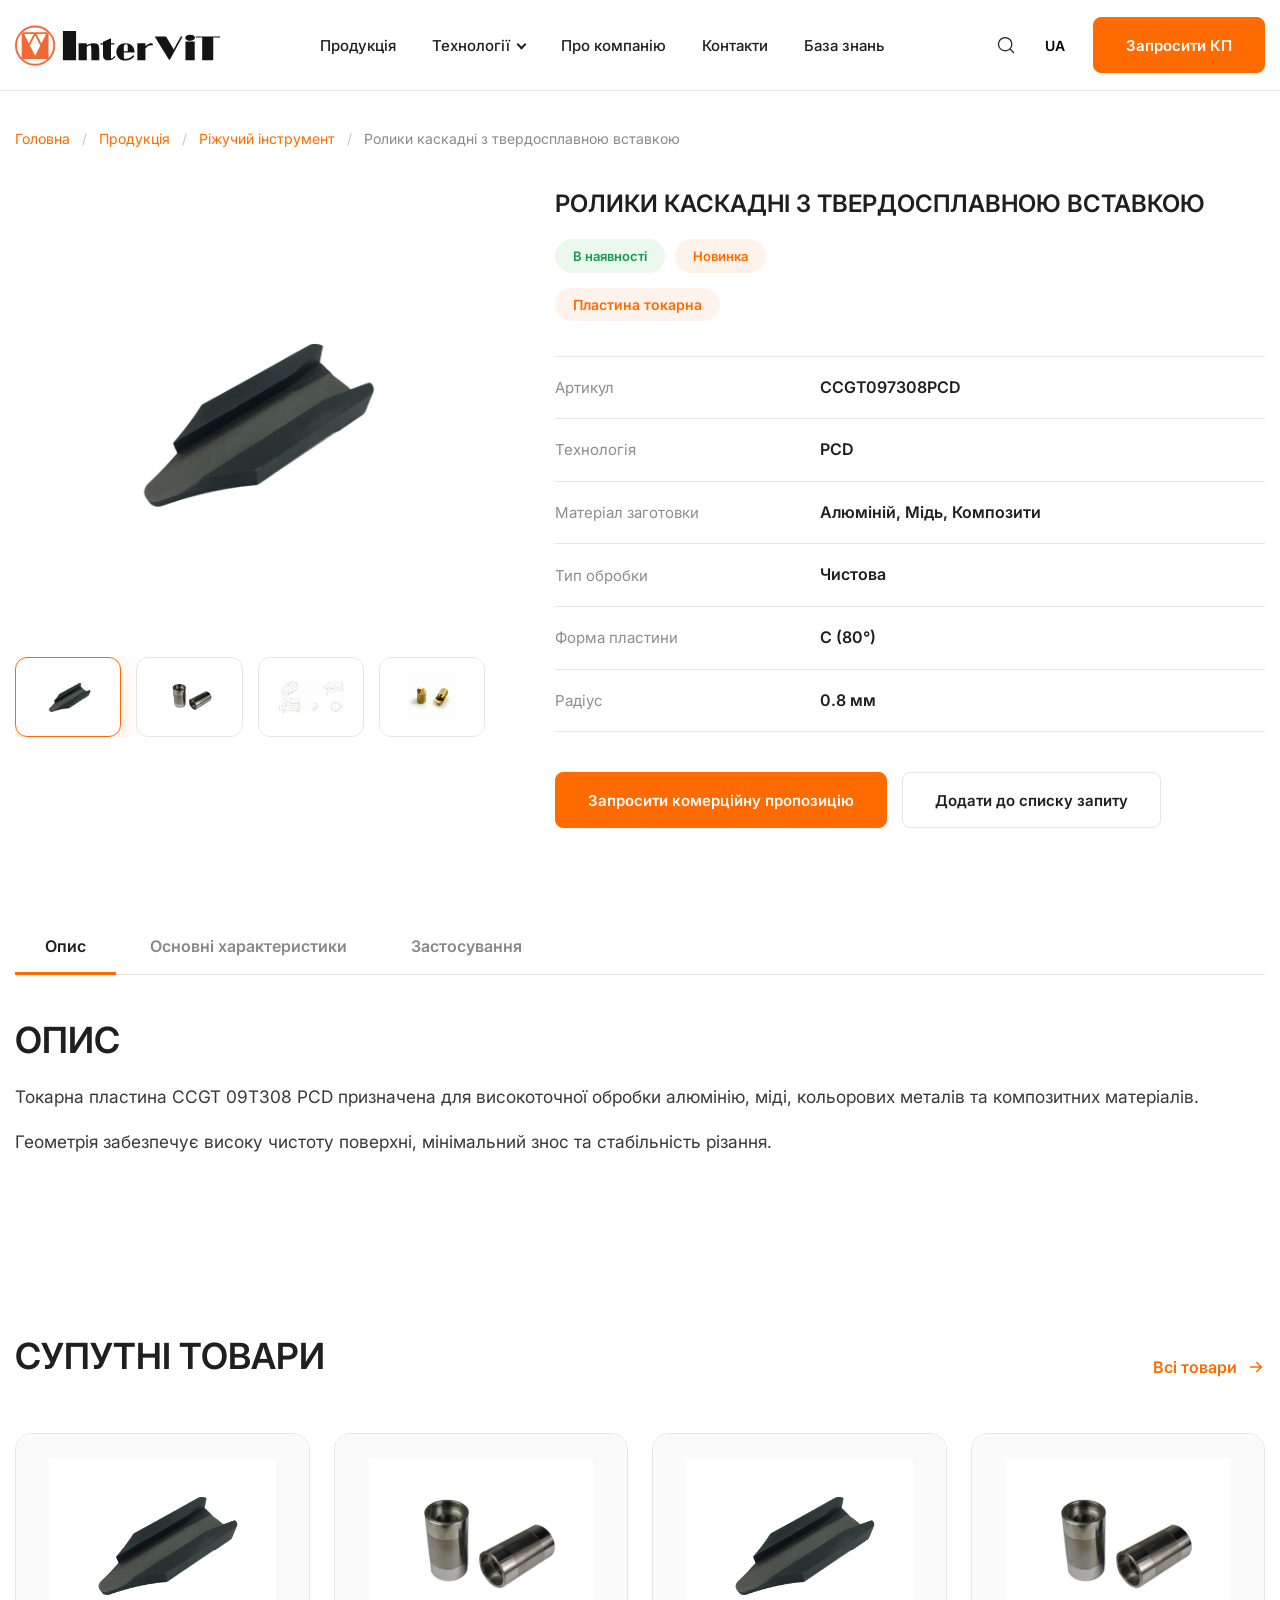
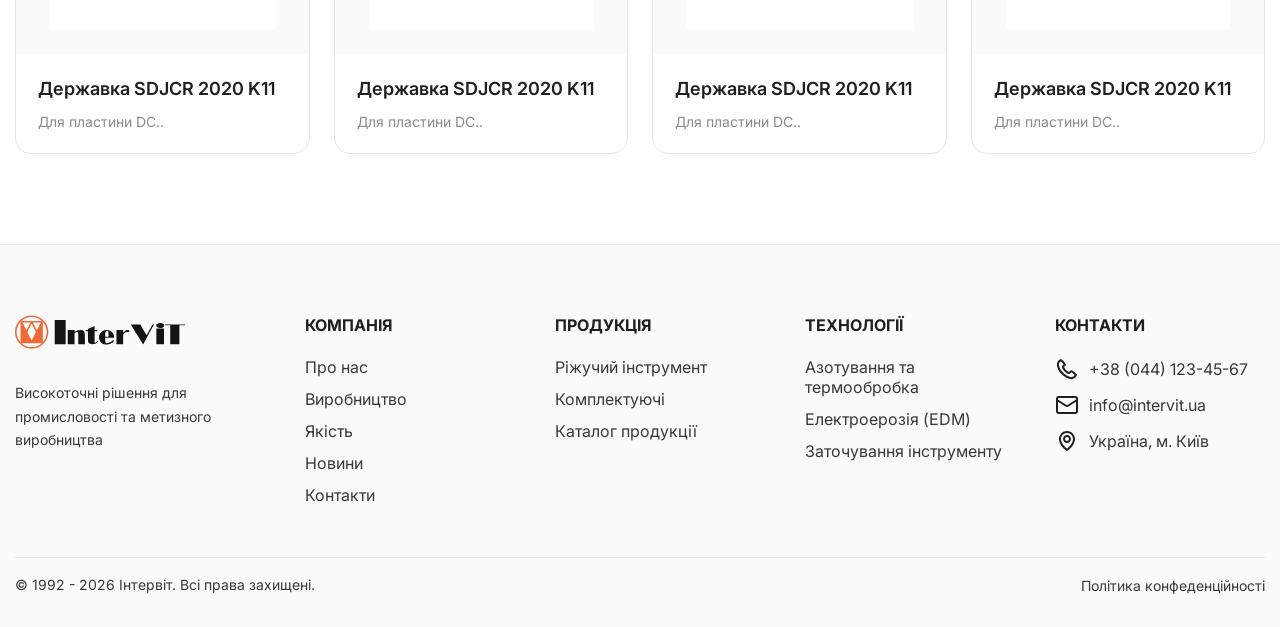
<file: single-product.html>
<!DOCTYPE html>
<html lang="uk">
<head>
<meta charset="UTF-8">
<meta name="viewport" content="width=device-width, initial-scale=1.0">

<title>Продукт</title>

<link rel="stylesheet" href="css/style.css">
<link rel="stylesheet" href="https://cdn.jsdelivr.net/npm/swiper@11/swiper-bundle.min.css">
<link rel="stylesheet" href="https://cdn.jsdelivr.net/npm/@fancyapps/ui@5/dist/fancybox/fancybox.css">

</head>
<body>

<div class="wrapper">

<header class="header">
    <div class="container">
        <div class="header__wrapper">
            <a href="index.html" class="header__logo">
                <img src="images/logotype.svg" alt="Intervit">
            </a>
            <nav class="header__nav">
                <ul class="menu">
                    <li class="menu__item">
                        <a href="products.html" class="menu__link">
                            Продукція
                        </a>
                    </li>
                    <li class="menu__item menu__item--parent">
                        <a href="#" class="menu__link menu__link--parent">
                            Технології
                        </a>
                        <ul class="submenu">
                            <li class="submenu__item">
                                <a href="#">Азотування та термообробка</a>
                            </li>
                            <li class="submenu__item">
                                <a href="#">Електроерозія (EDM)</a>
                            </li>
                            <li class="submenu__item">
                                <a href="technology.html">Заточування інструменту</a>
                            </li>
                        </ul>
                    </li>
                    <li class="menu__item">
                        <a href="about.html" class="menu__link">
                            Про компанію
                        </a>
                    </li>
                    <li class="menu__item">
                        <a href="contacts.html" class="menu__link">
                            Контакти
                        </a>
                    </li>
                    <li class="menu__item">
                        <a href="knowledge.html" class="menu__link">
                            База знань
                        </a>
                    </li>
                </ul>

            </nav>

            <div class="header__actions">

                <button class="header__search">
                    <svg xmlns="http://www.w3.org/2000/svg" width="24" height="24" viewBox="0 0 24 24" fill="none">
                        <path d="M17 17L21 21M3 11C3 13.1217 3.84285 15.1566 5.34315 16.6569C6.84344 18.1571 8.87827 19 11 19C13.1217 19 15.1566 18.1571 16.6569 16.6569C18.1571 15.1566 19 13.1217 19 11C19 8.87827 18.1571 6.84344 16.6569 5.34315C15.1566 3.84285 13.1217 3 11 3C8.87827 3 6.84344 3.84285 5.34315 5.34315C3.84285 6.84344 3 8.87827 3 11Z" stroke="#1F1F1F" stroke-width="1.5" stroke-linecap="round" stroke-linejoin="round"/>
                    </svg>
                </button>

                <div class="lang">
                    <button class="lang__current">
                        UA
                    </button>
                    <ul class="lang__list">
                        <li>
                            <a href="#">EN</a>
                        </li>
                        <li>
                            <a href="#">PL</a>
                        </li>
                    </ul>
                </div>
                <a href="#" class="btn btn--primary header__btn--primary">
                    Запросити КП
                </a>

                <button class="burger">

                    <span></span>
                    <span></span>
                    <span></span>

                </button>

            </div>

        </div>

    </div>

</header>

<main>

<section class="single-product">

    <div class="container">

        <!-- Breadcrumbs -->

        <nav class="breadcrumbs">
            <ul class="breadcrumbs__list">
                <li class="breadcrumbs__item">
                    <a href="/">Головна</a>
                </li>
                <li class="breadcrumbs__item">
                    <a href="#">Продукція</a>
                </li>
                <li class="breadcrumbs__item">
                    <a href="#">Ріжучий інструмент</a>
                </li>
                <li class="breadcrumbs__item">
                    <span>Ролики каскадні з твердосплавною вставкою</span>
                </li>
            </ul>
        </nav>

        <div class="single-product__wrapper">

            <!-- Gallery -->

            <div class="product-gallery">

                <div class="swiper gallery-main">

                    <div class="swiper-wrapper">

                        <div class="swiper-slide">
                            <a
                                href="images/products/provodka.jpeg"
                                data-fancybox="product-gallery">

                                <img src="images/products/provodka.jpeg" alt="">
                            </a>
                        </div>

                        <div class="swiper-slide">
                            <a
                                href="images/products/rollers.jpg"
                                data-fancybox="product-gallery">

                                <img src="images/products/rollers.jpg" alt="">
                            </a>
                        </div>

                        <div class="swiper-slide">
                            <a
                                href="images/products/k-01-drawing.png"
                                data-fancybox="product-gallery">

                                <img src="images/products/k-01-drawing.png" alt="">
                            </a>
                        </div>

                        <div class="swiper-slide">
                            <a
                                href="images/products/cutter-k01.png"
                                data-fancybox="product-gallery">

                                <img src="images/products/cutter-k01.png" alt="">
                            </a>
                        </div>

                    </div>

                </div>


                <div class="gallery-bottom">

                    <div class="gallery-prev">

                        <img src="images/slider-left.svg" alt="">

                    </div>


                    <div class="swiper gallery-thumbs">

                        <div class="swiper-wrapper">

                            <div class="swiper-slide">

                                <img src="images/products/provodka.jpeg" alt="">

                            </div>

                            <div class="swiper-slide">

                                <img src="images/products/rollers.jpg" alt="">

                            </div>

                            <div class="swiper-slide">

                                <img src="images/products/k-01-drawing.png" alt="">

                            </div>

                            <div class="swiper-slide">

                                <img src="images/products/cutter-k01.png" alt="">

                            </div>

                        </div>

                    </div>

                    <div class="gallery-next">

                        <img src="images/slider-right.svg" alt="">

                    </div>

                </div>

            </div>

            <!-- Product Info -->

            <div class="product-info">
                <div class="product-info__top">
                    <h1>
                        Ролики каскадні з твердосплавною вставкою
                    </h1>
                    <div class="product-info__badges">
                        <span class="badge badge--green">
                            В наявності
                        </span>
                        <span class="badge badge--orange">
                            Новинка
                        </span>
                    </div>
                </div>
                <div class="product-info__category">
                    Пластина токарна
                </div>
                <div class="product-info__table">
                    <div class="product-info__row">
                        <span>Артикул</span>
                        <strong>CCGT097308PCD</strong>
                    </div>

                    <div class="product-info__row">

                        <span>Технологія</span>

                        <strong>PCD</strong>

                    </div>

                    <div class="product-info__row">

                        <span>Матеріал заготовки</span>

                        <strong>Алюміній, Мідь, Композити</strong>

                    </div>

                    <div class="product-info__row">

                        <span>Тип обробки</span>

                        <strong>Чистова</strong>

                    </div>

                    <div class="product-info__row">

                        <span>Форма пластини</span>

                        <strong>C (80°)</strong>

                    </div>

                    <div class="product-info__row">

                        <span>Радіус</span>

                        <strong>0.8 мм</strong>

                    </div>

                </div>

                <div class="product-info__actions">

                    <button class="btn btn--primary">

                        Запросити комерційну пропозицію

                    </button>

                    <button class="btn btn--secondary">

                        Додати до списку запиту

                    </button>

                </div>

            </div>

        </div>

    </div>

</section>

<section class="product-tabs">
    <div class="container">
        <div class="product-tabs__nav">

            <button class="product-tabs__btn active">
                Опис
            </button>

            <button class="product-tabs__btn">
                Основні характеристики
            </button>

            <button class="product-tabs__btn">
                Застосування
            </button>

        </div>

        <div class="product-tabs__content">

            <!-- TAB 1 -->

            <div class="product-tab active">

                <h2>Опис</h2>

                <p>
                    Токарна пластина CCGT 09T308 PCD призначена для
                    високоточної обробки алюмінію, міді, кольорових
                    металів та композитних матеріалів.
                </p>

                <p>
                    Геометрія забезпечує високу чистоту поверхні,
                    мінімальний знос та стабільність різання.
                </p>

            </div>

            <!-- TAB 2 -->

            <div class="product-tab">

                <h2>Основні характеристики</h2>

                <div class="spec-table">

                    <div class="spec-table__row">
                        <span>Артикул</span>
                        <strong>CCGT097308PCD</strong>
                    </div>

                    <div class="spec-table__row">
                        <span>Матеріал</span>
                        <strong>PCD</strong>
                    </div>

                    <div class="spec-table__row">
                        <span>Тип обробки</span>
                        <strong>Чистова</strong>
                    </div>

                    <div class="spec-table__row">
                        <span>Форма</span>
                        <strong>C (80°)</strong>
                    </div>

                    <div class="spec-table__row">
                        <span>Радіус вершини</span>
                        <strong>0.8 мм</strong>
                    </div>

                    <div class="spec-table__row">
                        <span>Країна виробництва</span>
                        <strong>Україна</strong>
                    </div>

                </div>

            </div>

            <!-- TAB 3 -->

            <div class="product-tab">

                <h2>Застосування</h2>

                <p>

                    Використовується для чистового точіння
                    алюмінію, міді, латуні, графіту,
                    композитів та інших кольорових металів.

                </p>

            </div>

        </div>
    </div>
</section>

<section class="related-products">

    <div class="container">

        <div class="section-heading">

            <h2>Супутні товари</h2>

            <a href="#" class="section-heading__link">

                Всі товари

                <svg width="18" height="18" viewBox="0 0 24 24" fill="none">
                    <path d="M5 12H19" stroke="currentColor" stroke-width="2" stroke-linecap="round"/>
                    <path d="M13 6L19 12L13 18" stroke="currentColor" stroke-width="2" stroke-linecap="round"/>
                </svg>

            </a>

        </div>

        <div class="swiper related-slider">

            <div class="swiper-wrapper">

                <!-- Card -->

                <div class="swiper-slide">

                    <article class="product-card">

                        <a href="#" class="product-card__image">

                            <img src="images/products/provodka.jpeg" alt="">

                        </a>

                        <div class="product-card__body">

                            <h3>

                                <a href="#">
                                    Державка SDJCR 2020 K11
                                </a>

                            </h3>

                            <span class="product-card__category">
                                Для пластини DC..
                            </span>

                        </div>

                    </article>

                </div>

                <div class="swiper-slide">

                    <article class="product-card">

                        <a href="#" class="product-card__image">

                            <img src="images/products/rollers.jpg" alt="">

                        </a>

                        <div class="product-card__body">

                            <h3>

                                <a href="#">
                                    Державка SDJCR 2020 K11
                                </a>

                            </h3>

                            <span class="product-card__category">
                                Для пластини DC..
                            </span>

                        </div>

                    </article>

                </div>

                <div class="swiper-slide">

                    <article class="product-card">

                        <a href="#" class="product-card__image">

                            <img src="images/products/provodka.jpeg" alt="">

                        </a>

                        <div class="product-card__body">

                            <h3>

                                <a href="#">
                                    Державка SDJCR 2020 K11
                                </a>

                            </h3>

                            <span class="product-card__category">
                                Для пластини DC..
                            </span>

                        </div>

                    </article>

                </div>

                <div class="swiper-slide">

                    <article class="product-card">

                        <a href="#" class="product-card__image">

                            <img src="images/products/rollers.jpg" alt="">

                        </a>

                        <div class="product-card__body">

                            <h3>

                                <a href="#">
                                    Державка SDJCR 2020 K11
                                </a>

                            </h3>

                            <span class="product-card__category">
                                Для пластини DC..
                            </span>

                        </div>

                    </article>

                </div>

                <div class="swiper-slide">

                    <article class="product-card">

                        <a href="#" class="product-card__image">

                            <img src="images/products/provodka.jpeg" alt="">

                        </a>

                        <div class="product-card__body">

                            <h3>

                                <a href="#">
                                    Державка SDJCR 2020 K11
                                </a>

                            </h3>

                            <span class="product-card__category">
                                Для пластини DC..
                            </span>

                        </div>

                    </article>

                </div>

                <div class="swiper-slide">

                    <article class="product-card">

                        <a href="#" class="product-card__image">

                            <img src="images/products/rollers.jpg" alt="">

                        </a>

                        <div class="product-card__body">

                            <h3>

                                <a href="#">
                                    Державка SDJCR 2020 K11
                                </a>

                            </h3>

                            <span class="product-card__category">
                                Для пластини DC..
                            </span>

                        </div>

                    </article>

                </div>

                

            </div>

        </div>

    </div>

</section>

</main>

<footer class="footer">
    <div class="container">
        <div class="footer__wrapper">
            <div class="footer__info">
                <a href="/" class="footer__logo">
                    <img src="images/logotype.svg" alt="Intervit">
                </a>
                <p class="footer__description">
                    Високоточні рішення для промисловості
                    та метизного виробництва
                </p>
            </div>

            <div class="footer__menus">
                <div class="footer__column">
                    <h4 class="footer__title">
                        Компанія
                    </h4>
                    <ul class="footer-menu">
                        <li><a href="#">Про нас</a></li>
                        <li><a href="#">Виробництво</a></li>
                        <li><a href="#">Якість</a></li>
                        <li><a href="#">Новини</a></li>
                        <li><a href="#">Контакти</a></li>
                    </ul>
                </div>

                <div class="footer__column">
                    <h4 class="footer__title">
                        Продукція
                    </h4>
                    <ul class="footer-menu">
                        <li><a href="#">Ріжучий інструмент</a></li>
                        <li><a href="#">Комплектуючі</a></li>
                        <li><a href="#">Каталог продукції</a></li>
                    </ul>
                </div>

                <div class="footer__column">
                    <h4 class="footer__title">
                        Технології
                    </h4>
                    <ul class="footer-menu">
                        <li><a href="#">Азотування та термообробка</a></li>
                        <li><a href="#">Електроерозія (EDM)</a></li>
                        <li><a href="#">Заточування інструменту</a></li>
                    </ul>
                </div>

                <div class="footer__column footer__contacts">
                    <h4 class="footer__title">
                        Контакти
                    </h4>
                    <ul class="footer-contact">
                        <li>
                            <img src="images/mingcute_phone-line.svg" alt="">
                            <a href="tel:+380441234567">
                                +38 (044) 123-45-67
                            </a>
                        </li>
                        <li>
                            <img src="images/lucide_mail.svg" alt="">
                            <a href="mailto:info@intervit.ua">
                                info@intervit.ua
                            </a>
                        </li>
                        <li>
                            <img src="images/boxicons_location.svg" alt="">
                            Україна, м. Київ
                        </li>
                    </ul>
                </div>
            </div>
        </div>
        <div class="copyright">
            <div class="left-content">
                <p>© 1992 - 2026 Інтервіт. Всі права захищені.</p>
            </div>
            <div class="right-content">
                <a href="">Політика конфеденційності</a>
            </div>
        </div>
    </div>
</footer>

</div>


<div class="search-modal">

    <div class="search-modal__overlay"></div>

    <div class="search-modal__window">

        <button class="search-modal__close">

            <svg xmlns="http://www.w3.org/2000/svg"
                 width="24"
                 height="24"
                 viewBox="0 0 24 24"
                 fill="none">

                <path d="M6 6L18 18"
                      stroke="currentColor"
                      stroke-width="2"
                      stroke-linecap="round"/>

                <path d="M18 6L6 18"
                      stroke="currentColor"
                      stroke-width="2"
                      stroke-linecap="round"/>

            </svg>

        </button>

        <div class="search-modal__content">

            <h2>

                Пошук по сайту

            </h2>

            <form action="/" method="get" class="search-modal__form">

                <div class="search-modal__field">

                    <svg xmlns="http://www.w3.org/2000/svg"
                         width="22"
                         height="22"
                         viewBox="0 0 24 24"
                         fill="none">

                        <path d="M17 17L21 21M3 11C3 13.1217 3.84285 15.1566 5.34315 16.6569C6.84344 18.1571 8.87827 19 11 19C13.1217 19 15.1566 18.1571 16.6569 16.6569C18.1571 15.1566 19 13.1217 19 11C19 8.87827 18.1571 6.84344 16.6569 5.34315C15.1566 3.84285 13.1217 3 11 3C8.87827 3 6.84344 3.84285 5.34315 5.34315C3.84285 6.84344 3 8.87827 3 11Z"
                              stroke="currentColor"
                              stroke-width="1.5"
                              stroke-linecap="round"
                              stroke-linejoin="round"/>

                    </svg>

                    <input
                        type="search"
                        name="s"
                        placeholder="Введіть пошуковий запит..."
                        autocomplete="off">

                </div>

            </form>

            <div class="search-modal__popular">

                <span>Популярні запити</span>

                <div class="search-tags">

                    <a href="#">PCD</a>
                    <a href="#">EDM</a>
                    <a href="#">Азотування</a>
                    <a href="#">Фрези</a>
                    <a href="#">Пластини</a>

                </div>

            </div>

        </div>

    </div>

</div>

<script src="https://cdn.jsdelivr.net/npm/swiper@11/swiper-bundle.min.js"></script>
<script src="https://cdn.jsdelivr.net/npm/@fancyapps/ui@5/dist/fancybox/fancybox.umd.js"></script>
<script src="js/slider.js"></script>
<script src="js/main.js"></script>

</body>
</html>
</file>
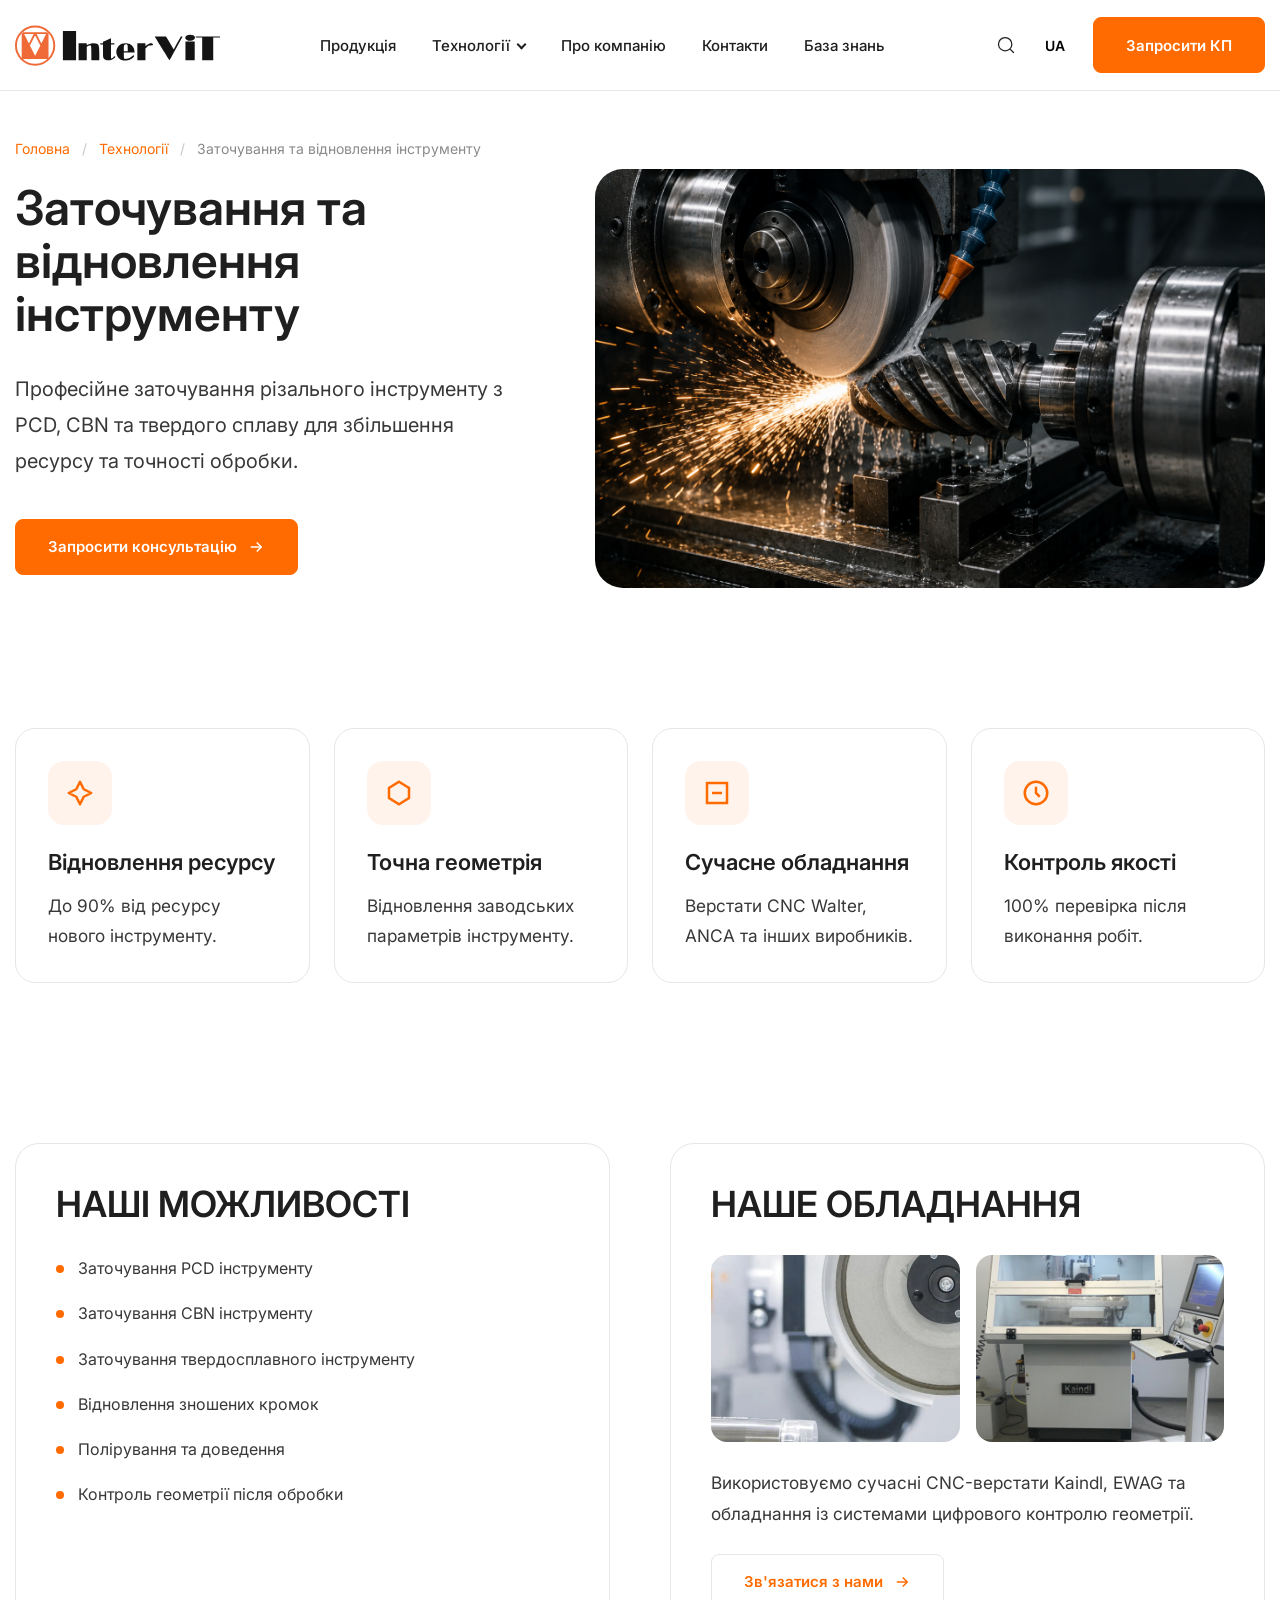
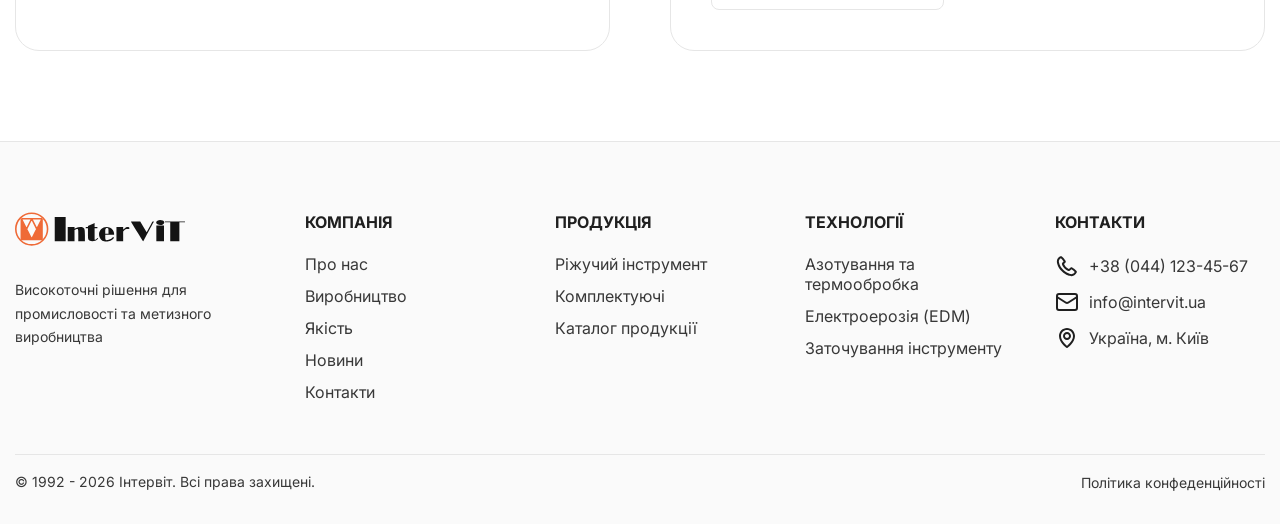
<file: technology.html>
<!DOCTYPE html>
<html lang="uk">
<head>
<meta charset="UTF-8">
<meta name="viewport" content="width=device-width, initial-scale=1.0">

<title>Технології</title>

<link rel="stylesheet" href="css/style.css">

</head>
<body>

<div class="wrapper">

<header class="header">
    <div class="container">
        <div class="header__wrapper">
            <a href="index.html" class="header__logo">
                <img src="images/logotype.svg" alt="Intervit">
            </a>
            <nav class="header__nav">
                <ul class="menu">
                    <li class="menu__item">
                        <a href="products.html" class="menu__link">
                            Продукція
                        </a>
                    </li>
                    <li class="menu__item menu__item--parent">
                        <a href="#" class="menu__link menu__link--parent">
                            Технології
                        </a>
                        <ul class="submenu">
                            <li class="submenu__item">
                                <a href="#">Азотування та термообробка</a>
                            </li>
                            <li class="submenu__item">
                                <a href="#">Електроерозія (EDM)</a>
                            </li>
                            <li class="submenu__item">
                                <a href="technology.html">Заточування інструменту</a>
                            </li>
                        </ul>
                    </li>
                    <li class="menu__item">
                        <a href="about.html" class="menu__link">
                            Про компанію
                        </a>
                    </li>
                    <li class="menu__item">
                        <a href="contacts.html" class="menu__link">
                            Контакти
                        </a>
                    </li>
                    <li class="menu__item">
                        <a href="knowledge.html" class="menu__link">
                            База знань
                        </a>
                    </li>
                </ul>

            </nav>

            <div class="header__actions">

                <button class="header__search">
                    <svg xmlns="http://www.w3.org/2000/svg" width="24" height="24" viewBox="0 0 24 24" fill="none">
                        <path d="M17 17L21 21M3 11C3 13.1217 3.84285 15.1566 5.34315 16.6569C6.84344 18.1571 8.87827 19 11 19C13.1217 19 15.1566 18.1571 16.6569 16.6569C18.1571 15.1566 19 13.1217 19 11C19 8.87827 18.1571 6.84344 16.6569 5.34315C15.1566 3.84285 13.1217 3 11 3C8.87827 3 6.84344 3.84285 5.34315 5.34315C3.84285 6.84344 3 8.87827 3 11Z" stroke="#1F1F1F" stroke-width="1.5" stroke-linecap="round" stroke-linejoin="round"/>
                    </svg>
                </button>

                <div class="lang">
                    <button class="lang__current">
                        UA
                    </button>
                    <ul class="lang__list">
                        <li>
                            <a href="#">EN</a>
                        </li>
                        <li>
                            <a href="#">PL</a>
                        </li>
                    </ul>
                </div>
                <a href="#" class="btn btn--primary header__btn--primary">
                    Запросити КП
                </a>

                <button class="burger">

                    <span></span>
                    <span></span>
                    <span></span>

                </button>

            </div>

        </div>

    </div>

</header>

<main class="technology-page">

<section class="technology-hero">

    <div class="container">

        <nav class="breadcrumbs">

            <ul class="breadcrumbs__list">

                <li class="breadcrumbs__item"><a href="#">Головна</a></li>

                <li class="breadcrumbs__item"><a href="#">Технології</a></li>

                <li class="breadcrumbs__item"><span>Заточування та відновлення інструменту</span></li>

            </ul>

        </nav>

        <div class="technology-hero__wrapper">

            <div class="technology-hero__content">

                <h1>
                    Заточування та
                    відновлення інструменту
                </h1>

                <p>

                    Професійне заточування різального інструменту з PCD,
                    CBN та твердого сплаву для збільшення ресурсу
                    та точності обробки.

                </p>

                <a href="#" class="btn btn--primary">
                    Запросити консультацію
                    <svg viewBox="0 0 24 24" fill="none">
                        <path d="M5 12H19" stroke="currentColor" stroke-width="2"/>
                        <path d="M13 6L19 12L13 18" stroke="currentColor" stroke-width="2"/>
                    </svg>
                </a>

            </div>

            <div class="technology-hero__image">

                <img
                    src="images/update.png"
                    alt="Заточування">

            </div>

        </div>

    </div>

</section>
<!--==============================
=        Advantages             =
===============================-->

<section class="technology-features">

    <div class="container">

        <div class="technology-features__grid">

            <div class="technology-feature">

                <div class="technology-feature__icon">

                    <svg viewBox="0 0 24 24" fill="none">
                        <path d="M12 3L15 9L21 12L15 15L12 21L9 15L3 12L9 9L12 3Z"
                            stroke="currentColor"
                            stroke-width="2"
                            stroke-linejoin="round"/>
                    </svg>

                </div>

                <h3>Відновлення ресурсу</h3>

                <p>До 90% від ресурсу нового інструменту.</p>

            </div>

            <div class="technology-feature">

                <div class="technology-feature__icon">

                    <svg viewBox="0 0 24 24" fill="none">
                        <path d="M12 3L20 8V16L12 21L4 16V8L12 3Z"
                            stroke="currentColor"
                            stroke-width="2"/>
                    </svg>

                </div>

                <h3>Точна геометрія</h3>

                <p>Відновлення заводських параметрів інструменту.</p>

            </div>

            <div class="technology-feature">

                <div class="technology-feature__icon">

                    <svg viewBox="0 0 24 24" fill="none">
                        <rect x="4" y="4" width="16" height="16"
                            stroke="currentColor"
                            stroke-width="2"/>
                        <path d="M8 12H16"
                            stroke="currentColor"
                            stroke-width="2"/>
                    </svg>

                </div>

                <h3>Сучасне обладнання</h3>

                <p>Верстати CNC Walter, ANCA та інших виробників.</p>

            </div>

            <div class="technology-feature">

                <div class="technology-feature__icon">

                    <svg viewBox="0 0 24 24" fill="none">
                        <circle cx="12" cy="12" r="9"
                            stroke="currentColor"
                            stroke-width="2"/>

                        <path d="M12 7V12L15 15"
                            stroke="currentColor"
                            stroke-width="2"/>
                    </svg>

                </div>

                <h3>Контроль якості</h3>

                <p>100% перевірка після виконання робіт.</p>

            </div>

        </div>

    </div>

</section>

<!--==============================
=    Capabilities & Equipment    =
===============================-->

<section class="technology-about">

    <div class="container">

        <div class="technology-about__grid">

            <!-- Left -->

            <div class="technology-capabilities">

                <h2>Наші можливості</h2>

                <ul class="technology-list">

                    <li>Заточування PCD інструменту</li>

                    <li>Заточування CBN інструменту</li>

                    <li>Заточування твердосплавного інструменту</li>

                    <li>Відновлення зношених кромок</li>

                    <li>Полірування та доведення</li>

                    <li>Контроль геометрії після обробки</li>

                </ul>

            </div>

            <!-- Right -->

            <div class="technology-equipment">

                <h2>Наше обладнання</h2>

                <div class="technology-equipment__gallery">

                    <img src="images/technology/grinding_main.jpg" alt="Walter">

                    <img src="images/technology/gr_1.jpg" alt="ANCA">

                </div>

                <p>
                    Використовуємо сучасні CNC-верстати Kaindl,
                    EWAG та обладнання із системами цифрового
                    контролю геометрії.
                </p>

                <a href="#" class="technology-link btn btn--secondary">
                    Зв'язатися з нами
                    <svg viewBox="0 0 24 24" fill="none">
                        <path d="M5 12H19" stroke="currentColor" stroke-width="2"/>
                        <path d="M13 6L19 12L13 18" stroke="currentColor" stroke-width="2"/>
                    </svg>

                </a>

            </div>

        </div>

    </div>

</section>

</main>

<footer class="footer">
    <div class="container">
        <div class="footer__wrapper">
            <div class="footer__info">
                <a href="/" class="footer__logo">
                    <img src="images/logotype.svg" alt="Intervit">
                </a>
                <p class="footer__description">
                    Високоточні рішення для промисловості
                    та метизного виробництва
                </p>
            </div>

            <div class="footer__menus">
                <div class="footer__column">
                    <h4 class="footer__title">
                        Компанія
                    </h4>
                    <ul class="footer-menu">
                        <li><a href="#">Про нас</a></li>
                        <li><a href="#">Виробництво</a></li>
                        <li><a href="#">Якість</a></li>
                        <li><a href="#">Новини</a></li>
                        <li><a href="#">Контакти</a></li>
                    </ul>
                </div>

                <div class="footer__column">
                    <h4 class="footer__title">
                        Продукція
                    </h4>
                    <ul class="footer-menu">
                        <li><a href="#">Ріжучий інструмент</a></li>
                        <li><a href="#">Комплектуючі</a></li>
                        <li><a href="#">Каталог продукції</a></li>
                    </ul>
                </div>

                <div class="footer__column">
                    <h4 class="footer__title">
                        Технології
                    </h4>
                    <ul class="footer-menu">
                        <li><a href="#">Азотування та термообробка</a></li>
                        <li><a href="#">Електроерозія (EDM)</a></li>
                        <li><a href="#">Заточування інструменту</a></li>
                    </ul>
                </div>

                <div class="footer__column footer__contacts">
                    <h4 class="footer__title">
                        Контакти
                    </h4>
                    <ul class="footer-contact">
                        <li>
                            <img src="images/mingcute_phone-line.svg" alt="">
                            <a href="tel:+380441234567">
                                +38 (044) 123-45-67
                            </a>
                        </li>
                        <li>
                            <img src="images/lucide_mail.svg" alt="">
                            <a href="mailto:info@intervit.ua">
                                info@intervit.ua
                            </a>
                        </li>
                        <li>
                            <img src="images/boxicons_location.svg" alt="">
                            Україна, м. Київ
                        </li>
                    </ul>
                </div>
            </div>
        </div>
        <div class="copyright">
            <div class="left-content">
                <p>© 1992 - 2026 Інтервіт. Всі права захищені.</p>
            </div>
            <div class="right-content">
                <a href="">Політика конфеденційності</a>
            </div>
        </div>
    </div>
</footer>

</div>

<script src="js/main.js"></script>

</body>
</html>
</file>
<file: css/style.css>
@charset "UTF-8";
@import url("https://fonts.googleapis.com/css2?family=Inter:wght@300;400;500;600;700;900&display=swap");
*,
*::before,
*::after {
  -webkit-box-sizing: border-box;
          box-sizing: border-box;
  margin: 0;
  padding: 0;
}

ul,
ol {
  list-style: none;
}

a {
  text-decoration: none;
  color: inherit;
}

img {
  max-width: 100%;
  display: block;
}

button {
  border: none;
  background: none;
  cursor: pointer;
  font-family: inherit;
}

input,
textarea {
  outline: none;
  font-family: inherit;
}

html {
  scroll-behavior: smooth;
}

body {
  font-family: "Inter", sans-serif;
  font-size: 16px;
  color: #383838;
  background: #fff;
}

body.lock {
  overflow: hidden;
  padding-right: 15px;
}

body.lock header {
  padding-right: 15px;
}

.wrapper {
  display: -webkit-box;
  display: -ms-flexbox;
  display: flex;
  -webkit-box-orient: vertical;
  -webkit-box-direction: normal;
      -ms-flex-direction: column;
          flex-direction: column;
  min-height: 100vh;
}

main {
  -webkit-box-flex: 1;
      -ms-flex: 1;
          flex: 1;
}

h1, h2, h3, h4 {
  color: #1f1f1f;
  font-weight: 600;
  margin-bottom: 1.25rem;
}

h1 {
  font-size: clamp(0.75rem, 1rem + 2.5vw, 3rem);
  line-height: 1.1;
}

h2 {
  font-size: clamp(1.125rem, 0.75rem + 2.5vw, 2.25rem);
  line-height: 1.15;
  text-transform: uppercase;
}

h3 {
  font-size: clamp(1rem, 1rem + 1.3vw, 2rem);
  line-height: 1.2;
}

.h4 {
  font-size: clamp(0.75rem, 1rem + 0.8vw, 1.625rem);
  font-weight: 600;
  line-height: 1.25;
}

p {
  font-size: clamp(1rem, 0.96rem + 0.15vw, 1.125rem);
  line-height: 1.7;
  color: #383838;
  margin-top: 1rem;
}

a {
  -webkit-transition: 0.3s ease;
  transition: 0.3s ease;
}
a:hover {
  color: #ff6b00;
}

.container {
  max-width: 1340px;
  margin: 0 auto;
  padding: 0 15px;
}

body.menu-open {
  overflow: hidden;
}

.header {
  position: fixed;
  top: 0;
  left: 0;
  width: 100%;
  background: #fff;
  border-bottom: 1px solid #e6e6e6;
  z-index: 100;
}
.header__wrapper {
  display: -webkit-box;
  display: -ms-flexbox;
  display: flex;
  -webkit-box-align: center;
      -ms-flex-align: center;
          align-items: center;
  -webkit-box-pack: justify;
      -ms-flex-pack: justify;
          justify-content: space-between;
  height: 90px;
  gap: 40px;
}
.header__logo {
  display: -webkit-box;
  display: -ms-flexbox;
  display: flex;
  -webkit-box-align: center;
      -ms-flex-align: center;
          align-items: center;
  -ms-flex-negative: 0;
      flex-shrink: 0;
}
.header__logo img {
  display: block;
  max-height: 52px;
}
.header__nav {
  -webkit-box-flex: 1;
      -ms-flex: 1;
          flex: 1;
  display: -webkit-box;
  display: -ms-flexbox;
  display: flex;
  -webkit-box-pack: center;
      -ms-flex-pack: center;
          justify-content: center;
}
.header__actions {
  display: -webkit-box;
  display: -ms-flexbox;
  display: flex;
  -webkit-box-align: center;
      -ms-flex-align: center;
          align-items: center;
  gap: 18px;
  -ms-flex-negative: 0;
      flex-shrink: 0;
}
.header__search {
  width: 42px;
  height: 42px;
  display: -webkit-box;
  display: -ms-flexbox;
  display: flex;
  -webkit-box-align: center;
      -ms-flex-align: center;
          align-items: center;
  -webkit-box-pack: center;
      -ms-flex-pack: center;
          justify-content: center;
  border-radius: 50%;
  -webkit-transition: 0.3s;
  transition: 0.3s;
}
.header__search svg {
  width: 20px;
  height: 20px;
  stroke: #1f1f1f;
  -webkit-transition: 0.3s;
  transition: 0.3s;
}
.header__search:hover {
  background: #f5f5f5;
}
.header__search:hover svg {
  stroke: #ff6b00;
}

/*======================================
=            search-modal              =
======================================*/
.search-modal {
  position: fixed;
  inset: 0;
  z-index: 9999;
  display: -webkit-box;
  display: -ms-flexbox;
  display: flex;
  -webkit-box-align: center;
      -ms-flex-align: center;
          align-items: center;
  -webkit-box-pack: center;
      -ms-flex-pack: center;
          justify-content: center;
  opacity: 0;
  visibility: hidden;
  -webkit-transition: 0.3s;
  transition: 0.3s;
}

.search-modal.active {
  opacity: 1;
  visibility: visible;
}

.search-modal__overlay {
  position: absolute;
  inset: 0;
  background: rgba(0, 0, 0, 0.65);
  backdrop-filter: blur(6px);
}

.search-modal__window {
  position: relative;
  width: min(760px, 100% - 40px);
  background: #fff;
  border-radius: 28px;
  padding: 60px;
  z-index: 2;
}

.search-modal__close {
  position: absolute;
  top: 25px;
  right: 25px;
  width: 48px;
  height: 48px;
  border: none;
  background: #f6f6f6;
  border-radius: 50%;
  cursor: pointer;
  -webkit-transition: 0.3s;
  transition: 0.3s;
  padding-top: 3px;
}

.search-modal__close:hover {
  background: #ff6b00;
  color: #fff;
}

.search-modal__content h2 {
  margin-bottom: 35px;
  text-align: center;
}

.search-modal__field {
  position: relative;
}

.search-modal__field svg {
  position: absolute;
  left: 24px;
  top: 50%;
  -webkit-transform: translateY(-50%);
          transform: translateY(-50%);
  color: #777;
}

.search-modal__field input {
  width: 100%;
  height: 72px;
  padding: 0 30px 0 65px;
  border: 1px solid #e6e6e6;
  border-radius: 18px;
  font-size: 18px;
}

.search-modal__field input:focus {
  border-color: #ff6b00;
}

.search-modal__popular {
  margin-top: 35px;
}

.search-modal__popular span {
  display: block;
  margin-bottom: 20px;
  font-weight: 600;
}

.search-tags {
  display: -webkit-box;
  display: -ms-flexbox;
  display: flex;
  gap: 12px;
  -ms-flex-wrap: wrap;
      flex-wrap: wrap;
}

.search-tags a {
  padding: 10px 18px;
  border-radius: 30px;
  background: #f5f5f5;
  -webkit-transition: 0.3s;
  transition: 0.3s;
}

.search-tags a:hover {
  background: #ff6b00;
  color: #fff;
}

.footer {
  padding: 70px 0 15px;
  background: #fafafa;
  border-top: 1px solid #e6e6e6;
}
.footer__wrapper {
  display: -webkit-box;
  display: -ms-flexbox;
  display: flex;
  -webkit-box-pack: justify;
      -ms-flex-pack: justify;
          justify-content: space-between;
  gap: 30px;
}
.footer__info {
  width: 260px;
  -ms-flex-negative: 0;
      flex-shrink: 0;
}
.footer__info p {
  font-size: 14px;
}
.footer__logo {
  display: inline-block;
  margin-bottom: 12px;
}
.footer__logo img {
  display: block;
  max-width: 170px;
}
.footer__description {
  margin-bottom: 28px;
  line-height: 1.7;
}
.footer__menus {
  -webkit-box-flex: 1;
      -ms-flex: 1;
          flex: 1;
  display: grid;
  grid-template-columns: repeat(4, 1fr);
  gap: 40px;
}
.footer__title {
  margin-bottom: 22px;
  font-size: 16px;
  font-weight: 700;
  text-transform: uppercase;
}

.footer-menu li {
  margin-bottom: 12px;
}

.footer-contact li {
  display: -webkit-box;
  display: -ms-flexbox;
  display: flex;
  -webkit-box-align: center;
      -ms-flex-align: center;
          align-items: center;
  margin-bottom: 12px;
}
.footer-contact li img {
  margin-right: 10px;
}

.copyright {
  border-top: 1px solid #e6e6e6;
  display: -webkit-box;
  display: -ms-flexbox;
  display: flex;
  -webkit-box-pack: justify;
      -ms-flex-pack: justify;
          justify-content: space-between;
  -webkit-box-align: center;
      -ms-flex-align: center;
          align-items: center;
  padding: 15px 0;
  margin-top: 40px;
}
.copyright .left-content p {
  font-size: 14px;
  margin-top: 0;
}
.copyright .right-content a {
  font-size: 14px;
}

.btn {
  display: -webkit-inline-box;
  display: -ms-inline-flexbox;
  display: inline-flex;
  -webkit-box-align: center;
      -ms-flex-align: center;
          align-items: center;
  -webkit-box-pack: center;
      -ms-flex-pack: center;
          justify-content: center;
  gap: 10px;
  height: 56px;
  padding: 0 32px;
  border-radius: 8px;
  font-size: 15px;
  font-weight: 600;
  line-height: 1;
  white-space: nowrap;
  -webkit-transition: 0.3s ease;
  transition: 0.3s ease;
  cursor: pointer;
}

.btn--primary {
  background: #ff6b00;
  color: #fff;
  border: 1px solid #ff6b00;
}
.btn--primary:hover {
  background: rgb(214.2, 89.88, 0);
  border-color: rgb(214.2, 89.88, 0);
  color: #fff;
}

.btn--secondary {
  background: #fff;
  color: #1f1f1f;
  border: 1px solid #e6e6e6;
}
.btn--secondary:hover {
  border-color: #ff6b00;
  color: #ff6b00;
  -webkit-box-shadow: 0 8px 20px rgba(0, 0, 0, 0.06);
          box-shadow: 0 8px 20px rgba(0, 0, 0, 0.06);
}

.btn svg {
  width: 18px;
  height: 18px;
  -ms-flex-negative: 0;
      flex-shrink: 0;
  stroke: currentColor;
  -webkit-transition: 0.3s;
  transition: 0.3s;
}

.breadcrumbs {
  margin-bottom: 30px;
}
.breadcrumbs__list {
  display: -webkit-box;
  display: -ms-flexbox;
  display: flex;
  -ms-flex-wrap: wrap;
      flex-wrap: wrap;
  -webkit-box-align: center;
      -ms-flex-align: center;
          align-items: center;
  gap: 12px;
}
.breadcrumbs__item {
  display: -webkit-box;
  display: -ms-flexbox;
  display: flex;
  -webkit-box-align: center;
      -ms-flex-align: center;
          align-items: center;
  font-size: 14px;
  color: #8A8A8A;
}
.breadcrumbs__item:not(:last-child)::after {
  content: "/";
  margin-left: 12px;
  color: #C7C7C7;
}
.breadcrumbs__item a {
  color: inherit;
  -webkit-transition: 0.3s;
  transition: 0.3s;
}
.breadcrumbs__item a:hover {
  color: #ff6b00;
}

.menu {
  display: -webkit-box;
  display: -ms-flexbox;
  display: flex;
  -webkit-box-align: center;
      -ms-flex-align: center;
          align-items: center;
  gap: 36px;
}
.menu__item {
  position: relative;
}
.menu__item:hover .submenu {
  opacity: 1;
  visibility: visible;
  -webkit-transform: translateY(0);
          transform: translateY(0);
}
.menu__item:hover .menu__link::after {
  -webkit-transform: rotate(225deg);
          transform: rotate(225deg);
}
.menu__item--parent > .menu__link {
  display: -webkit-box;
  display: -ms-flexbox;
  display: flex;
  -webkit-box-align: center;
      -ms-flex-align: center;
          align-items: center;
  gap: 8px;
}
.menu__item--parent > .menu__link::after {
  content: "";
  width: 7px;
  height: 7px;
  border-right: 2px solid currentColor;
  border-bottom: 2px solid currentColor;
  -webkit-transform: rotate(45deg);
          transform: rotate(45deg);
  -webkit-transition: 0.3s;
  transition: 0.3s;
  margin-top: -2px;
}
.menu__link {
  display: -webkit-box;
  display: -ms-flexbox;
  display: flex;
  -webkit-box-align: center;
      -ms-flex-align: center;
          align-items: center;
  height: 90px;
  font-size: 15px;
  font-weight: 500;
  color: #1f1f1f;
  -webkit-transition: 0.3s;
  transition: 0.3s;
}
.menu__link:hover {
  color: #ff6b00;
}

.submenu {
  position: absolute;
  left: 0;
  top: 100%;
  min-width: 275px;
  width: 100%;
  background: #fff;
  border-radius: 10px;
  -webkit-box-shadow: 0 10px 35px rgba(0, 0, 0, 0.08);
          box-shadow: 0 10px 35px rgba(0, 0, 0, 0.08);
  opacity: 0;
  visibility: hidden;
  -webkit-transform: translateY(15px);
          transform: translateY(15px);
  -webkit-transition: 0.3s;
  transition: 0.3s;
  padding: 18px 0;
  z-index: 20;
}
.submenu__item a {
  display: block;
  padding: 12px 22px;
  -webkit-transition: 0.3s;
  transition: 0.3s;
}
.submenu__item a:hover {
  background: #f7f7f7;
  color: #ff6b00;
}

.lang {
  position: relative;
  margin-right: 10px;
}
.lang__current {
  display: -webkit-box;
  display: -ms-flexbox;
  display: flex;
  -webkit-box-align: center;
      -ms-flex-align: center;
          align-items: center;
  gap: 6px;
  font-weight: 600;
  font-size: 14px;
  cursor: pointer;
}
.lang__list {
  position: absolute;
  right: 0;
  top: calc(100% + 12px);
  width: 70px;
  background: #fff;
  border-radius: 8px;
  -webkit-box-shadow: 0 10px 30px rgba(0, 0, 0, 0.08);
          box-shadow: 0 10px 30px rgba(0, 0, 0, 0.08);
  opacity: 0;
  visibility: hidden;
  -webkit-transition: 0.3s;
  transition: 0.3s;
}
.lang__list li a {
  display: block;
  padding: 10px;
  text-align: center;
}
.lang:hover .lang__list {
  opacity: 1;
  visibility: visible;
}

.burger {
  display: none;
  width: 42px;
  height: 42px;
  position: relative;
  z-index: 101;
}
.burger span {
  position: absolute;
  left: 8px;
  width: 26px;
  height: 2px;
  background: #1f1f1f;
  -webkit-transition: 0.3s;
  transition: 0.3s;
}
.burger span:nth-child(1) {
  top: 13px;
}
.burger span:nth-child(2) {
  top: 20px;
}
.burger span:nth-child(3) {
  top: 27px;
}

.burger.active span:nth-child(1) {
  -webkit-transform: rotate(45deg);
          transform: rotate(45deg);
  top: 20px;
}
.burger.active span:nth-child(2) {
  opacity: 0;
}
.burger.active span:nth-child(3) {
  -webkit-transform: rotate(-45deg);
          transform: rotate(-45deg);
  top: 20px;
}

/*======================================
=            Catalog Sidebar           =
======================================*/
.catalog-sidebar {
  position: sticky;
  top: 120px;
  display: -webkit-box;
  display: -ms-flexbox;
  display: flex;
  -webkit-box-orient: vertical;
  -webkit-box-direction: normal;
      -ms-flex-direction: column;
          flex-direction: column;
  gap: 30px;
}
.catalog-sidebar__menu {
  background: #fff;
  border: 1px solid #e6e6e6;
  border-radius: 16px;
  overflow: hidden;
}
.catalog-sidebar__title {
  padding: 22px 24px;
  background: #ff6b00;
  color: #fff;
  font-size: 17px;
  font-weight: 700;
  line-height: 1.4;
}
.catalog-sidebar ul {
  padding: 12px 0;
}
.catalog-sidebar li {
  position: relative;
}
.catalog-sidebar li:not(:last-child) {
  border-bottom: 1px solid #F3F3F3;
}
.catalog-sidebar a {
  display: -webkit-box;
  display: -ms-flexbox;
  display: flex;
  -webkit-box-align: center;
      -ms-flex-align: center;
          align-items: center;
  -webkit-box-pack: justify;
      -ms-flex-pack: justify;
          justify-content: space-between;
  gap: 15px;
  padding: 18px 24px;
  color: #1f1f1f;
  font-size: 15px;
  font-weight: 500;
  -webkit-transition: 0.3s;
  transition: 0.3s;
}
.catalog-sidebar a::after {
  content: "";
  width: 8px;
  height: 8px;
  border-top: 2px solid currentColor;
  border-right: 2px solid currentColor;
  -webkit-transform: rotate(45deg);
          transform: rotate(45deg);
  -webkit-transition: 0.3s;
  transition: 0.3s;
}
.catalog-sidebar a:hover {
  color: #ff6b00;
  background: #FFF8F3;
  padding-left: 30px;
}

/*======================================
=        Active WordPress Item         =
======================================*/
.catalog-sidebar .current-menu-item > a,
.catalog-sidebar .current_page_item > a,
.catalog-sidebar .current-cat > a,
.catalog-sidebar .current-menu-parent > a {
  background: rgba(255, 107, 0, 0.08);
  color: #ff6b00;
  font-weight: 600;
  border-left: 4px solid #ff6b00;
  padding-left: 20px;
}

/*======================================
=          Consultation Block          =
======================================*/
.catalog-help {
  position: relative;
  padding: 35px 30px;
  border-radius: 16px;
  overflow: hidden;
  background: -webkit-gradient(linear, left top, left bottom, from(#232323), to(#111111));
  background: linear-gradient(180deg, #232323 0%, #111111 100%);
  color: #fff;
}
.catalog-help::before {
  content: "";
  position: absolute;
  right: -60px;
  bottom: -60px;
  width: 180px;
  height: 180px;
  border-radius: 50%;
  background: rgba(255, 255, 255, 0.05);
}
.catalog-help__icon {
  width: 72px;
  height: 72px;
  border-radius: 50%;
  background: rgba(255, 255, 255, 0.08);
  display: -webkit-box;
  display: -ms-flexbox;
  display: flex;
  -webkit-box-align: center;
      -ms-flex-align: center;
          align-items: center;
  -webkit-box-pack: center;
      -ms-flex-pack: center;
          justify-content: center;
  margin-bottom: 24px;
}
.catalog-help__icon img {
  width: 36px;
  height: 36px;
  display: block;
}
.catalog-help h3 {
  margin-bottom: 18px;
  color: #fff;
  font-size: 24px;
  line-height: 1.3;
}
.catalog-help p {
  margin-bottom: 28px;
  color: rgba(255, 255, 255, 0.75);
  line-height: 1.7;
}
.catalog-help .btn {
  width: 100%;
}

.hero {
  position: relative;
  overflow: hidden;
  padding: 80px 0 60px;
}
.hero__wrapper {
  display: -webkit-box;
  display: -ms-flexbox;
  display: flex;
  -webkit-box-align: center;
      -ms-flex-align: center;
          align-items: center;
  -webkit-box-pack: justify;
      -ms-flex-pack: justify;
          justify-content: space-between;
  gap: 60px;
}
.hero__content {
  -webkit-box-flex: 0;
      -ms-flex: 0 1 50%;
          flex: 0 1 50%;
  max-width: 620px;
}
.hero__subtitle {
  display: inline-block;
  margin-bottom: 12px;
}
.hero__title {
  margin-bottom: 24px;
}
.hero__text {
  margin-bottom: 40px;
  max-width: 520px;
}
.hero__buttons {
  display: -webkit-box;
  display: -ms-flexbox;
  display: flex;
  -ms-flex-wrap: wrap;
      flex-wrap: wrap;
  gap: 16px;
}
.hero__image {
  -webkit-box-flex: 0;
      -ms-flex: 0 1 50%;
          flex: 0 1 50%;
  display: -webkit-box;
  display: -ms-flexbox;
  display: flex;
  -webkit-box-pack: end;
      -ms-flex-pack: end;
          justify-content: flex-end;
  -webkit-box-align: center;
      -ms-flex-align: center;
          align-items: center;
}
.hero__image img {
  display: block;
  width: 100%;
  max-width: 650px;
  height: auto;
  -o-object-fit: contain;
     object-fit: contain;
}

.advantges {
  padding-bottom: 80px;
}

.advantges__wrapper {
  display: grid;
  grid-template-columns: repeat(5, 1fr);
  gap: 10px;
}

.advantges-card {
  display: -webkit-box;
  display: -ms-flexbox;
  display: flex;
  -webkit-box-orient: vertical;
  -webkit-box-direction: normal;
      -ms-flex-direction: column;
          flex-direction: column;
  -webkit-box-align: center;
      -ms-flex-align: center;
          align-items: center;
}
.advantges-card p {
  font-size: 16px;
  margin-top: 0;
  text-align: center;
}

.directions {
  margin: 80px 0;
}

.directions__grid {
  display: grid;
  grid-template-columns: 1fr 1fr;
  gap: 20px;
  margin-bottom: 60px;
}

.direction-card {
  position: relative;
  display: grid;
  grid-template-columns: 1fr 15%;
  gap: 10px;
  border: 1px solid #e6e6e6;
  background: #fafafa;
  border-radius: 12px;
  padding: 24px;
  overflow: hidden;
}

.direction-card__сontent {
  position: relative;
  z-index: 2;
}

.direction-card__num {
  font-size: clamp(26px, 3vw, 40px);
  font-weight: 700;
  color: #ff6b00;
  margin-bottom: 15px;
}

.direction-card__title {
  font-size: clamp(0.5rem, 1rem + 1.3vw, 1.625rem);
}

.direction-card__list {
  margin-bottom: 50px;
}
.direction-card__list li {
  display: -webkit-box;
  display: -ms-flexbox;
  display: flex;
  -webkit-box-align: center;
      -ms-flex-align: center;
          align-items: center;
  margin-bottom: 12px;
  font-size: 14px;
}
.direction-card__list li img {
  width: 12px;
  margin-right: 10px;
}

.direction-card__image {
  position: absolute;
  top: 0;
  right: -100px;
  width: 60%;
}

.technology {
  margin: 80px 0;
}

.technology__wrapper {
  display: grid;
  grid-template-columns: repeat(3, 1fr);
  gap: 10px;
}

.technology__item {
  border: 1px solid #e6e6e6;
  background: #fafafa;
  border-radius: 12px;
  overflow: hidden;
}
.technology__item .technology-img {
  height: 170px;
  width: 100%;
  -o-object-fit: cover;
     object-fit: cover;
}

.technology-card__title {
  text-transform: uppercase;
  font-size: clamp(16px, 4vw, 20px);
  padding: 18px 18px 0;
  font-weight: 600;
  min-height: 66px;
}

.technology-card__list {
  padding: 0 19px;
}
.technology-card__list li {
  display: -webkit-box;
  display: -ms-flexbox;
  display: flex;
  -webkit-box-align: center;
      -ms-flex-align: center;
          align-items: center;
  margin-bottom: 10px;
}
.technology-card__list li img {
  margin-right: 10px;
  width: 12px;
}

.technology-card__button {
  margin: 30px 18px;
}

.help {
  background: url("../images/bg-help.png") top/cover no-repeat;
  position: relative;
}
.help::after {
  position: absolute;
  content: "";
  width: 100%;
  height: 100%;
  left: 0;
  top: 0;
  background: rgba(0, 0, 0, 0.5333333333);
}

.help__wrapper {
  position: relative;
  padding: 130px 0;
  max-width: 580px;
  z-index: 2;
}
.help__wrapper p {
  font-size: 16px;
  font-weight: 400;
  color: #fff;
  margin-bottom: 15px;
}

.help-text {
  font-size: clamp(24px, 4vw, 28px);
  font-weight: 600;
  color: #fff;
}

.products-header {
  margin-top: 140px;
}

.breadcrumbs {
  margin-bottom: 12px;
}
.breadcrumbs a {
  color: #ff6b00;
}

.products-title {
  text-transform: uppercase;
}

.products-subtext {
  margin-bottom: 30px;
}

.product__adv {
  background: #fafafa;
  padding: 30px 0;
}

.product__adv-cards {
  display: -webkit-box;
  display: -ms-flexbox;
  display: flex;
  -ms-flex-wrap: wrap;
      flex-wrap: wrap;
  -webkit-box-pack: justify;
      -ms-flex-pack: justify;
          justify-content: space-between;
  -webkit-box-align: start;
      -ms-flex-align: start;
          align-items: flex-start;
  gap: 40px;
}

.card-adv {
  display: -webkit-box;
  display: -ms-flexbox;
  display: flex;
}
.card-adv img {
  width: 70px;
  margin-right: 10px;
}
.card-adv .card-adv__text .count {
  font-size: 38px;
  font-weight: 600;
  color: #ff6b00;
}
.card-adv .card-adv__text p {
  font-size: 16px;
  margin-top: 0;
}

/*======================================
=          Product Gallery            =
======================================*/
.product-gallery {
  position: sticky;
  top: 120px;
}

.gallery-main {
  overflow: hidden;
  width: 100%;
  min-width: 0;
}
.gallery-main a {
  width: 100%;
  height: 100%;
  display: -webkit-box;
  display: -ms-flexbox;
  display: flex;
  -webkit-box-pack: center;
      -ms-flex-pack: center;
          justify-content: center;
  -webkit-box-align: center;
      -ms-flex-align: center;
          align-items: center;
  overflow: hidden;
  cursor: -webkit-zoom-in;
  cursor: zoom-in;
}
.gallery-main img {
  -webkit-transition: -webkit-transform 0.35s ease;
  transition: -webkit-transform 0.35s ease;
  transition: transform 0.35s ease;
  transition: transform 0.35s ease, -webkit-transform 0.35s ease;
  opacity: 0;
  -webkit-animation: galleryFade 0.4s forwards;
          animation: galleryFade 0.4s forwards;
  max-width: 80%;
  max-height: 80%;
  width: auto;
  height: auto;
  -o-object-fit: contain;
     object-fit: contain;
}
.gallery-main a:hover img {
  -webkit-transform: scale(1.08);
          transform: scale(1.08);
}

@-webkit-keyframes galleryFade {
  from {
    opacity: 0;
    -webkit-transform: scale(0.95);
            transform: scale(0.95);
  }
  to {
    opacity: 1;
    -webkit-transform: scale(1);
            transform: scale(1);
  }
}

@keyframes galleryFade {
  from {
    opacity: 0;
    -webkit-transform: scale(0.95);
            transform: scale(0.95);
  }
  to {
    opacity: 1;
    -webkit-transform: scale(1);
            transform: scale(1);
  }
}
.gallery-main .swiper-slide {
  aspect-ratio: 1/1;
  height: auto;
}

.product-gallery {
  min-width: 0;
}

.gallery-bottom {
  display: -webkit-box;
  display: -ms-flexbox;
  display: flex;
  -webkit-box-align: center;
      -ms-flex-align: center;
          align-items: center;
  gap: 18px;
}

.gallery-thumbs {
  -webkit-box-flex: 1;
      -ms-flex: 1;
          flex: 1;
}
.gallery-thumbs .swiper-slide {
  height: 80px;
  border: 1px solid #e6e6e6;
  border-radius: 12px;
  background: #fff;
  display: -webkit-box;
  display: -ms-flexbox;
  display: flex;
  -webkit-box-pack: center;
      -ms-flex-pack: center;
          justify-content: center;
  -webkit-box-align: center;
      -ms-flex-align: center;
          align-items: center;
  cursor: pointer;
  -webkit-transition: 0.3s;
  transition: 0.3s;
}
.gallery-thumbs .swiper-slide img {
  width: 65%;
  height: 65%;
  -o-object-fit: contain;
     object-fit: contain;
}
.gallery-thumbs .swiper-slide-thumb-active {
  border-color: #ff6b00;
  -webkit-box-shadow: 0 10px 25px rgba(255, 107, 0, 0.18);
          box-shadow: 0 10px 25px rgba(255, 107, 0, 0.18);
}

.gallery-prev,
.gallery-next {
  width: 44px;
  height: 44px;
  border: 1px solid #e6e6e6;
  border-radius: 50%;
  display: -webkit-box;
  display: -ms-flexbox;
  display: flex;
  -webkit-box-pack: center;
      -ms-flex-pack: center;
          justify-content: center;
  -webkit-box-align: center;
      -ms-flex-align: center;
          align-items: center;
  cursor: pointer;
  -webkit-transition: 0.3s;
  transition: 0.3s;
}
.gallery-prev:hover,
.gallery-next:hover {
  background: #ff6b00;
  border-color: #ff6b00;
  color: white;
}

/*======================================
=           Product Info              =
======================================*/
.product-info {
  display: -webkit-box;
  display: -ms-flexbox;
  display: flex;
  -webkit-box-orient: vertical;
  -webkit-box-direction: normal;
      -ms-flex-direction: column;
          flex-direction: column;
}
.product-info__top {
  margin-bottom: 15px;
}
.product-info h1 {
  font-size: clamp(18px, 4vw, 24px);
  text-transform: uppercase;
  margin-bottom: 18px;
  line-height: 1.4;
}
.product-info__category {
  display: -webkit-inline-box;
  display: -ms-inline-flexbox;
  display: inline-flex;
  -webkit-box-align: center;
      -ms-flex-align: center;
          align-items: center;
  padding: 8px 18px;
  background: rgba(255, 107, 0, 0.08);
  color: #ff6b00;
  font-size: 14px;
  font-weight: 600;
  border-radius: 30px;
  width: -webkit-max-content;
  width: -moz-max-content;
  width: max-content;
  margin-bottom: 35px;
}

.product-info__badges {
  display: -webkit-box;
  display: -ms-flexbox;
  display: flex;
  -ms-flex-wrap: wrap;
      flex-wrap: wrap;
  gap: 10px;
}

.badge {
  display: -webkit-inline-box;
  display: -ms-inline-flexbox;
  display: inline-flex;
  -webkit-box-align: center;
      -ms-flex-align: center;
          align-items: center;
  -webkit-box-pack: center;
      -ms-flex-pack: center;
          justify-content: center;
  height: 34px;
  padding: 0 18px;
  border-radius: 30px;
  font-size: 13px;
  font-weight: 600;
}

.badge--green {
  background: #EAF8EE;
  color: #179A4D;
}

.badge--orange {
  background: #FFF3E9;
  color: #ff6b00;
}

.product-info__table {
  border-top: 1px solid #e6e6e6;
  margin-bottom: 40px;
}

.product-info__row {
  display: grid;
  grid-template-columns: 240px 1fr;
  gap: 25px;
  -webkit-box-align: center;
      -ms-flex-align: center;
          align-items: center;
  padding: 18px 0;
  border-bottom: 1px solid #e6e6e6;
}
.product-info__row span {
  color: #8D8D8D;
  font-size: 15px;
}
.product-info__row strong {
  font-weight: 600;
  color: #1f1f1f;
  line-height: 1.6;
}

.product-info__actions {
  display: -webkit-box;
  display: -ms-flexbox;
  display: flex;
  -ms-flex-wrap: wrap;
      flex-wrap: wrap;
  gap: 15px;
  margin-top: auto;
}

.product-info .btn {
  min-width: 240px;
  -webkit-box-pack: center;
      -ms-flex-pack: center;
          justify-content: center;
}

.product-info__row {
  -webkit-transition: 0.3s;
  transition: 0.3s;
}
.product-info__row:hover {
  background: #FAFAFA;
  padding-left: 15px;
  padding-right: 15px;
}

.product-tabs {
  padding-bottom: 90px;
}

.product-tabs__nav {
  position: sticky;
  top: 90px;
  z-index: 15;
  background: #fff;
  margin-bottom: 45px;
  border-bottom: 1px solid #e6e6e6;
}

/* Ширина всього скроллбара */
.product-tabs__nav::-webkit-scrollbar {
  width: 12px;
  height: 4px;
}

/* Фон доріжки (треку), де рухається бігунок */
.product-tabs__nav::-webkit-scrollbar-track {
  background: #f1f1f1;
  width: 12px;
  height: 4px;
}

/* Сам бігунок (повзунок) */
.product-tabs__nav::-webkit-scrollbar-thumb {
  background: #888;
  border-radius: 6px;
}

/* Зміна кольору бігунка при наведенні */
.product-tabs__nav::-webkit-scrollbar-thumb:hover {
  background: #555;
}

/* Для Firefox (оновлений стандарт) */
* {
  scrollbar-width: auto;
  scrollbar-color: #c5c5c5 #f1f1f1;
}

.product-tabs__btn {
  position: relative;
  padding: 18px 30px;
  background: none;
  border: none;
  cursor: pointer;
  font-size: 16px;
  font-weight: 600;
  color: #888;
  -webkit-transition: 0.3s;
  transition: 0.3s;
}
.product-tabs__btn::after {
  content: "";
  position: absolute;
  left: 0;
  bottom: -1px;
  width: 100%;
  height: 3px;
  background: #ff6b00;
  -webkit-transform: scaleX(0);
          transform: scaleX(0);
  -webkit-transition: 0.3s;
  transition: 0.3s;
}
.product-tabs__btn:hover {
  color: #1f1f1f;
}
.product-tabs__btn.active {
  color: #1f1f1f;
}
.product-tabs__btn.active::after {
  -webkit-transform: scaleX(1);
          transform: scaleX(1);
}

.product-tab {
  display: none;
  -webkit-animation: fade 0.35s;
          animation: fade 0.35s;
}
.product-tab.active {
  display: block;
}

.spec-table {
  border-top: 1px solid #e6e6e6;
}

.spec-table__row {
  display: grid;
  grid-template-columns: 280px 1fr;
  gap: 30px;
  padding: 20px 0;
  border-bottom: 1px solid #e6e6e6;
}
.spec-table__row span {
  color: #888;
}
.spec-table__row strong {
  font-weight: 600;
}

.related-products {
  padding: 90px 0;
}

.related-products .section-heading {
  display: -webkit-box;
  display: -ms-flexbox;
  display: flex;
  -webkit-box-pack: justify;
      -ms-flex-pack: justify;
          justify-content: space-between;
  -webkit-box-align: center;
      -ms-flex-align: center;
          align-items: center;
  margin-bottom: 35px;
}

.section-heading__link {
  display: -webkit-box;
  display: -ms-flexbox;
  display: flex;
  -webkit-box-align: center;
      -ms-flex-align: center;
          align-items: center;
  gap: 10px;
  font-weight: 600;
  color: #ff6b00;
  -webkit-transition: 0.3s;
  transition: 0.3s;
}
.section-heading__link svg {
  -webkit-transition: 0.3s;
  transition: 0.3s;
}
.section-heading__link:hover {
  gap: 16px;
}

.product-card__image {
  height: 220px;
  display: -webkit-box;
  display: -ms-flexbox;
  display: flex;
  -webkit-box-pack: center;
      -ms-flex-pack: center;
          justify-content: center;
  -webkit-box-align: center;
      -ms-flex-align: center;
          align-items: center;
  padding: 25px;
  background: #fafafa;
}
.product-card__image img {
  max-width: 100%;
  max-height: 100%;
  -webkit-transition: 0.4s;
  transition: 0.4s;
}

.product-card:hover img {
  -webkit-transform: scale(1.08);
          transform: scale(1.08);
}

.product-card__body {
  padding: 22px;
}

.product-card h3 {
  font-size: 18px;
  margin-bottom: 10px;
  line-height: 1.4;
}

.product-card__category {
  color: #8B8B8B;
  font-size: 14px;
}

.related-slider {
  overflow: hidden;
  padding: 10px 2px;
}

.slider-nav {
  display: -webkit-box;
  display: -ms-flexbox;
  display: flex;
  gap: 12px;
}

.slider-btn {
  width: 46px;
  height: 46px;
  border: 1px solid #e6e6e6;
  border-radius: 50%;
  background: #fff;
  display: -webkit-box;
  display: -ms-flexbox;
  display: flex;
  -webkit-box-align: center;
      -ms-flex-align: center;
          align-items: center;
  -webkit-box-pack: center;
      -ms-flex-pack: center;
          justify-content: center;
  cursor: pointer;
  -webkit-transition: 0.3s;
  transition: 0.3s;
  color: #383838;
}
.slider-btn:hover {
  background: #ff6b00;
  border-color: #ff6b00;
  color: #fff;
}
.slider-btn.swiper-button-disabled {
  opacity: 0.35;
  cursor: default;
  pointer-events: none;
}

.contact-section {
  padding: 40px 0 100px;
}

.contact-section__wrapper {
  display: grid;
  grid-template-columns: 2fr 420px;
  gap: 30px;
  -webkit-box-align: stretch;
      -ms-flex-align: stretch;
          align-items: stretch;
}

.contact-form-card {
  padding: 45px;
  background: #fff;
  border: 1px solid #e6e6e6;
  border-radius: 24px;
}

.contact-form-card__title {
  margin-bottom: 35px;
}

.contact-form__grid {
  display: grid;
  grid-template-columns: 1fr 1fr;
  gap: 20px;
}

.form-group {
  margin-bottom: 22px;
}

.form-group label {
  display: block;
  margin-bottom: 8px;
  font-size: 14px;
  font-weight: 600;
}

.form-group input,
.form-group textarea {
  width: 100%;
  padding: 16px 20px;
  border: 1px solid #e6e6e6;
  border-radius: 12px;
  background: #fff;
  -webkit-transition: 0.3s;
  transition: 0.3s;
  resize: none;
}

.form-group input:focus,
.form-group textarea:focus {
  border-color: #ff6b00;
  outline: none;
}

.contact-form .btn {
  margin-top: 10px;
}

.contact-cta {
  position: relative;
  overflow: hidden;
  border-radius: 24px;
  background: #222;
  color: #fff;
  display: -webkit-box;
  display: -ms-flexbox;
  display: flex;
  -webkit-box-orient: vertical;
  -webkit-box-direction: normal;
      -ms-flex-direction: column;
          flex-direction: column;
  -webkit-box-pack: justify;
      -ms-flex-pack: justify;
          justify-content: space-between;
  min-height: 100%;
}

.contact-cta__content {
  padding: 40px;
  position: relative;
  z-index: 2;
}

.contact-cta h2 {
  color: #fff;
  margin-bottom: 20px;
}

.contact-cta p {
  color: rgba(255, 255, 255, 0.8);
  margin-bottom: 35px;
  line-height: 1.7;
}

.contact-cta__image {
  position: absolute;
  display: -webkit-box;
  display: -ms-flexbox;
  display: flex;
  -webkit-box-pack: end;
      -ms-flex-pack: end;
          justify-content: flex-end;
  -webkit-box-align: end;
      -ms-flex-align: end;
          align-items: flex-end;
}

.contact-cta__image img {
  width: 100%;
  display: block;
}

.contact-cta {
  -webkit-transition: 0.4s;
  transition: 0.4s;
}

.contact-cta:hover {
  -webkit-transform: translateY(-3px);
          transform: translateY(-3px);
  -webkit-box-shadow: 0 30px 60px rgba(0, 0, 0, 0.15);
          box-shadow: 0 30px 60px rgba(0, 0, 0, 0.15);
}

.catalog-page {
  padding: 140px 0 100px;
}
.catalog-page__heading {
  max-width: 760px;
  margin-bottom: 60px;
}
.catalog-page__heading h1 {
  margin-bottom: 20px;
}
.catalog-page__heading p {
  max-width: 620px;
  color: #383838;
}
.catalog-page__wrapper {
  display: grid;
  grid-template-columns: 320px 1fr;
  gap: 40px;
  -webkit-box-align: start;
      -ms-flex-align: start;
          align-items: start;
}

.catalog-content {
  min-width: 0;
}

.catalog-sidebar__toggle {
  display: none;
  width: 100%;
  height: 58px;
  padding: 0 24px;
  background: #ff6b00;
  color: #fff;
  border: 0;
  border-radius: 12px;
  cursor: pointer;
  font-size: 16px;
  font-weight: 600;
  display: -webkit-box;
  display: -ms-flexbox;
  display: flex;
  -webkit-box-align: center;
      -ms-flex-align: center;
          align-items: center;
  -webkit-box-pack: justify;
      -ms-flex-pack: justify;
          justify-content: space-between;
}
.catalog-sidebar__arrow {
  width: 10px;
  height: 10px;
  border-right: 2px solid #fff;
  border-bottom: 2px solid #fff;
  -webkit-transform: rotate(45deg);
          transform: rotate(45deg);
  -webkit-transition: 0.3s;
  transition: 0.3s;
}

.catalog-sidebar__menu.is-open ul {
  display: block;
}

.catalog-sidebar__toggle {
  display: none;
}
.catalog-sidebar__content {
  display: block;
}

.catalog-toolbar {
  display: -webkit-box;
  display: -ms-flexbox;
  display: flex;
  -webkit-box-pack: justify;
      -ms-flex-pack: justify;
          justify-content: space-between;
  -webkit-box-align: center;
      -ms-flex-align: center;
          align-items: center;
  margin-bottom: 35px;
  padding-bottom: 20px;
  border-bottom: 1px solid #e6e6e6;
}
.catalog-toolbar__count {
  font-size: 15px;
  color: #383838;
}
.catalog-toolbar__count strong {
  color: #1f1f1f;
  font-weight: 700;
}
.catalog-toolbar__sort select {
  min-width: 240px;
  height: 48px;
  padding: 0 18px;
  border: 1px solid #e6e6e6;
  border-radius: 8px;
  background: #fff;
  cursor: pointer;
  outline: none;
  -webkit-transition: 0.3s;
  transition: 0.3s;
}
.catalog-toolbar__sort select:focus {
  border-color: #ff6b00;
}

.catalog-grid {
  display: grid;
  grid-template-columns: repeat(3, 1fr);
  gap: 24px;
}

.product-card {
  background: #fff;
  border: 1px solid #e6e6e6;
  border-radius: 16px;
  overflow: hidden;
  -webkit-transition: 0.35s;
  transition: 0.35s;
}
.product-card:hover {
  -webkit-transform: translateY(-6px);
          transform: translateY(-6px);
  -webkit-box-shadow: 0 18px 40px rgba(0, 0, 0, 0.08);
          box-shadow: 0 18px 40px rgba(0, 0, 0, 0.08);
}

.product-card__content {
  padding: 15px;
}
.product-card__content .product-card__title {
  font-size: clamp(14px, 4vw, 18px);
  min-height: 44px;
}
.product-card__content span {
  display: block;
  font-size: 12px;
}
.product-card__content .product-card__material {
  font-weight: 600;
  margin-top: 12px;
}

.btn--product {
  margin: 0 15px 15px;
  border: 1px solid #ff6b00;
  color: #ff6b00;
  font-weight: 400;
  height: 48px;
}
.btn--product:hover {
  background: #ff6b00;
  color: #fff;
}

/*======================================
=             Pagination              =
======================================*/
.pagination {
  display: -webkit-box;
  display: -ms-flexbox;
  display: flex;
  -webkit-box-pack: center;
      -ms-flex-pack: center;
          justify-content: center;
  -webkit-box-align: center;
      -ms-flex-align: center;
          align-items: center;
  -ms-flex-wrap: wrap;
      flex-wrap: wrap;
  gap: 10px;
  margin-top: 70px;
}
.pagination__item, .pagination__prev, .pagination__next {
  width: 48px;
  height: 48px;
  display: -webkit-box;
  display: -ms-flexbox;
  display: flex;
  -webkit-box-align: center;
      -ms-flex-align: center;
          align-items: center;
  -webkit-box-pack: center;
      -ms-flex-pack: center;
          justify-content: center;
  border: 1px solid #e6e6e6;
  border-radius: 12px;
  background: #fff;
  color: #1f1f1f;
  font-size: 16px;
  font-weight: 600;
  -webkit-transition: 0.3s;
  transition: 0.3s;
}
.pagination__item:hover, .pagination__prev:hover, .pagination__next:hover {
  background: #ff6b00;
  border-color: #ff6b00;
  color: #fff;
}
.pagination__item--active {
  background: #ff6b00;
  border-color: #ff6b00;
  color: #fff;
  pointer-events: none;
}
.pagination__dots {
  display: -webkit-box;
  display: -ms-flexbox;
  display: flex;
  -webkit-box-align: center;
      -ms-flex-align: center;
          align-items: center;
  -webkit-box-pack: center;
      -ms-flex-pack: center;
          justify-content: center;
  width: 48px;
  height: 48px;
  color: #999;
  font-size: 18px;
  font-weight: 600;
}

.single-product {
  padding: 130px 0 90px;
}
.single-product__wrapper {
  display: grid;
  grid-template-columns: 470px 1fr;
  gap: 70px;
  -webkit-box-align: start;
      -ms-flex-align: start;
          align-items: start;
  margin-top: 40px;
}

.single-product__wrapper > * {
  min-width: 0;
}

.page-hero {
  padding: 140px 0 80px;
  overflow: hidden;
}

.page-hero__wrapper {
  display: grid;
  grid-template-columns: 620px 1fr;
  gap: 70px;
  -webkit-box-align: center;
      -ms-flex-align: center;
          align-items: center;
  position: relative;
}

.page-hero__content {
  position: relative;
  z-index: 2;
}

.page-hero__title {
  margin-bottom: 25px;
  text-transform: uppercase;
}

.page-hero__text {
  max-width: 520px;
  margin-bottom: 40px;
}
.page-hero__text p {
  font-size: 18px;
  line-height: 1.8;
  color: #383838;
}

.page-hero__buttons {
  display: -webkit-box;
  display: -ms-flexbox;
  display: flex;
  -ms-flex-wrap: wrap;
      flex-wrap: wrap;
  gap: 18px;
}

.page-hero__image {
  position: relative;
  border-radius: 22px;
  overflow: hidden;
  min-height: 500px;
}
.page-hero__image img {
  width: 100%;
  height: 100%;
  -o-object-fit: cover;
     object-fit: cover;
  display: block;
}

.page-hero__image::before {
  content: "";
  position: absolute;
  inset: 0;
  background: -webkit-gradient(linear, left top, right top, from(rgb(255, 255, 255)), color-stop(12%, rgba(255, 255, 255, 0.75)), color-stop(28%, rgba(255, 255, 255, 0.25)), color-stop(50%, rgba(255, 255, 255, 0)));
  background: linear-gradient(90deg, rgb(255, 255, 255) 0%, rgba(255, 255, 255, 0.75) 12%, rgba(255, 255, 255, 0.25) 28%, rgba(255, 255, 255, 0) 50%);
  z-index: 2;
}

.page-hero__image img {
  position: absolute;
  inset: 0;
}

/*======================================
=            Mission               =
======================================*/
.section-heading {
  margin-bottom: 50px;
}

.mission__content {
  display: grid;
  grid-template-columns: 1fr 1fr;
  gap: 20px;
}

/*======================================
=            stats-block               =
======================================*/
.stats-block {
  display: grid;
  grid-template-columns: 1fr 1fr;
  gap: 50px;
  padding: 20px;
  border-radius: 10px;
  overflow: hidden;
}

.stat {
  text-align: start;
  position: relative;
  opacity: 0;
  -webkit-transform: translateY(50px);
          transform: translateY(50px);
  -webkit-transition: opacity 2s ease, -webkit-transform 1s ease;
  transition: opacity 2s ease, -webkit-transform 1s ease;
  transition: opacity 2s ease, transform 1s ease;
  transition: opacity 2s ease, transform 1s ease, -webkit-transform 1s ease;
}

.stat.visible {
  opacity: 1;
  -webkit-transform: translateY(0);
          transform: translateY(0);
}

.line-container {
  width: 50px;
  margin: 0 auto 10px auto;
  overflow: hidden;
  position: relative;
}

.line {
  width: 0;
  height: 2px;
  background-color: #1f1f1f;
  position: absolute;
  left: 0;
  -webkit-transition: width 2s ease;
  transition: width 2s ease;
}

.line.visible {
  width: 100%;
}

.number__wrapp {
  display: -webkit-box;
  display: -ms-flexbox;
  display: flex;
  -webkit-box-align: center;
      -ms-flex-align: center;
          align-items: center;
}

.number__wrapp span {
  font-size: 48px;
  font-weight: bold;
  margin: 15px 0;
}

.number {
  font-size: 48px;
  font-weight: bold;
  margin: 15px 0;
}

.label {
  font-size: 14px;
}

/*======================================
=            Advantages               =
======================================*/
.advantages {
  padding: 80px 0 100px;
}

.advantages .section-heading {
  margin-bottom: 50px;
}

.advantages__grid {
  display: grid;
  grid-template-columns: repeat(3, 1fr);
  gap: 18px;
}

.advantage-card {
  padding: 20px;
  border: 1px solid #e6e6e6;
  border-radius: 20px;
  background: #fff;
  -webkit-transition: 0.35s ease;
  transition: 0.35s ease;
}
.advantage-card:hover {
  -webkit-transform: translateY(-2px);
          transform: translateY(-2px);
  border-color: #ff6b00;
  -webkit-box-shadow: 0 15px 40px rgba(0, 0, 0, 0.08);
          box-shadow: 0 15px 40px rgba(0, 0, 0, 0.08);
}

.advantage-card__icon {
  width: 70px;
  height: 70px;
  border-radius: 50%;
  background: rgba(255, 107, 0, 0.08);
  color: #ff6b00;
  display: -webkit-box;
  display: -ms-flexbox;
  display: flex;
  -webkit-box-align: center;
      -ms-flex-align: center;
          align-items: center;
  -webkit-box-pack: center;
      -ms-flex-pack: center;
          justify-content: center;
  margin-bottom: 24px;
  -webkit-transition: 0.35s;
  transition: 0.35s;
}
.advantage-card__icon svg {
  width: 34px;
  height: 34px;
  stroke-width: 1.8;
}

.advantage-card:hover .advantage-card__icon {
  background: #ff6b00;
  color: #fff;
  -webkit-transform: rotate(-10deg);
          transform: rotate(-10deg);
}

.advantage-card h3 {
  margin-bottom: 16px;
  font-size: 22px;
  font-weight: 700;
  line-height: 1.35;
}

.advantage-card p {
  color: #383838;
  line-height: 1.8;
  font-size: 16px;
}

.contacts-hero {
  padding: 140px 0 80px;
}

.contacts-hero__wrapper {
  display: grid;
  grid-template-columns: 420px 1fr;
  gap: 60px;
  -webkit-box-align: start;
      -ms-flex-align: start;
          align-items: start;
}

.contacts-hero h1 {
  margin-bottom: 20px;
  text-transform: uppercase;
}

.contacts-hero__description {
  margin-bottom: 40px;
  color: #383838;
  line-height: 1.8;
}

.contact-list {
  display: -webkit-box;
  display: -ms-flexbox;
  display: flex;
  -webkit-box-orient: vertical;
  -webkit-box-direction: normal;
      -ms-flex-direction: column;
          flex-direction: column;
  gap: 24px;
}

.contact-item {
  display: -webkit-box;
  display: -ms-flexbox;
  display: flex;
  gap: 18px;
  -webkit-box-align: start;
      -ms-flex-align: start;
          align-items: flex-start;
}

.contact-item__icon {
  width: 56px;
  height: 56px;
  -ms-flex-negative: 0;
      flex-shrink: 0;
  display: -webkit-box;
  display: -ms-flexbox;
  display: flex;
  -webkit-box-align: center;
      -ms-flex-align: center;
          align-items: center;
  -webkit-box-pack: center;
      -ms-flex-pack: center;
          justify-content: center;
  border-radius: 50%;
  background: rgba(255, 107, 0, 0.08);
  color: #ff6b00;
}
.contact-item__icon svg {
  width: 24px;
  height: 24px;
}

.contact-item span {
  display: block;
  font-size: 14px;
  color: #8E8E8E;
  margin-bottom: 6px;
}

.contact-item a,
.contact-item p {
  font-size: 18px;
  font-weight: 600;
  line-height: 1.6;
}

.contacts-hero__map {
  border-radius: 22px;
  overflow: hidden;
  min-height: 620px;
  -webkit-box-shadow: 0 15px 45px rgba(0, 0, 0, 0.08);
          box-shadow: 0 15px 45px rgba(0, 0, 0, 0.08);
}

.contacts-hero__map iframe {
  width: 100%;
  height: 620px;
  border: 0;
}

.knowledge-hero {
  padding: 140px 0 80px;
}

.knowledge-hero__wrapper {
  display: grid;
  grid-template-columns: 520px 1fr;
  gap: 60px;
  -webkit-box-align: center;
      -ms-flex-align: center;
          align-items: center;
}

.knowledge-hero h1 {
  margin-bottom: 24px;
  text-transform: uppercase;
}

.knowledge-hero__text {
  max-width: 420px;
  margin-bottom: 40px;
  color: #383838;
  line-height: 1.8;
}

.knowledge-search {
  position: relative;
  max-width: 420px;
}

.knowledge-search input {
  width: 100%;
  height: 60px;
  padding: 0 70px 0 22px;
  border: 1px solid #e6e6e6;
  border-radius: 14px;
  font-size: 16px;
  -webkit-transition: 0.3s;
  transition: 0.3s;
  background: #fff;
}

.knowledge-search input:focus {
  border-color: #ff6b00;
  outline: none;
}

.knowledge-search button {
  position: absolute;
  right: 8px;
  top: 8px;
  width: 44px;
  height: 44px;
  border: none;
  border-radius: 12px;
  background: transparent;
  color: #888;
  cursor: pointer;
  -webkit-transition: 0.3s;
  transition: 0.3s;
  display: -webkit-box;
  display: -ms-flexbox;
  display: flex;
  -webkit-box-align: center;
      -ms-flex-align: center;
          align-items: center;
  -webkit-box-pack: center;
      -ms-flex-pack: center;
          justify-content: center;
}

.knowledge-search button:hover {
  color: #ff6b00;
}

.knowledge-search svg {
  width: 22px;
  height: 22px;
}

.knowledge-hero__image {
  position: relative;
  overflow: hidden;
  border-radius: 26px;
  -webkit-box-shadow: 0 20px 60px rgba(0, 0, 0, 0.08);
          box-shadow: 0 20px 60px rgba(0, 0, 0, 0.08);
}

.knowledge-hero__image::after {
  content: "";
  position: absolute;
  inset: 0;
  background: -webkit-gradient(linear, left top, right top, from(rgba(255, 255, 255, 0)), to(rgba(0, 0, 0, 0.08)));
  background: linear-gradient(90deg, rgba(255, 255, 255, 0) 0%, rgba(0, 0, 0, 0.08) 100%);
}

.knowledge-hero__image img {
  display: block;
  width: 100%;
  height: 100%;
  -o-object-fit: cover;
     object-fit: cover;
}

/*======================================
=          Knowledge Categories        =
======================================*/
.knowledge-categories {
  padding: 60px 0;
}

.knowledge-categories__grid {
  display: grid;
  grid-template-columns: repeat(5, 1fr);
  gap: 24px;
}

.knowledge-category {
  position: relative;
  display: -webkit-box;
  display: -ms-flexbox;
  display: flex;
  -webkit-box-orient: vertical;
  -webkit-box-direction: normal;
      -ms-flex-direction: column;
          flex-direction: column;
  -webkit-box-pack: end;
      -ms-flex-pack: end;
          justify-content: flex-end;
  min-height: 150px;
  padding: 24px;
  background: #fff;
  border: 1px solid #e6e6e6;
  border-radius: 18px;
  overflow: hidden;
  -webkit-transition: 0.35s;
  transition: 0.35s;
}

.knowledge-category:hover {
  -webkit-transform: translateY(-6px);
          transform: translateY(-6px);
  border-color: #ff6b00;
  -webkit-box-shadow: 0 18px 45px rgba(0, 0, 0, 0.08);
          box-shadow: 0 18px 45px rgba(0, 0, 0, 0.08);
}

.knowledge-category::before {
  content: "";
  position: absolute;
  left: 20px;
  top: 20px;
  width: 48px;
  height: 4px;
  border-radius: 20px;
  background: #ff6b00;
}

.knowledge-category__number {
  margin-bottom: 12px;
  color: #ff6b00;
  font-size: 14px;
  font-weight: 700;
  letter-spacing: 0.1em;
  text-transform: uppercase;
}

.knowledge-category__title {
  margin-bottom: 6px;
  font-size: clamp(16px, 4vw, 18px);
  font-weight: 700;
  line-height: 1.35;
  -webkit-transition: 0.3s;
  transition: 0.3s;
}

.knowledge-category__count {
  color: #888;
  font-size: 14px;
}

.knowledge-category:hover .knowledge-category__title {
  color: #ff6b00;
}

/*======================================
=          Knowledge Articles        =
======================================*/
.articles {
  padding: 90px 0;
}

.articles .section-heading {
  display: -webkit-box;
  display: -ms-flexbox;
  display: flex;
  -webkit-box-pack: justify;
      -ms-flex-pack: justify;
          justify-content: space-between;
  -webkit-box-align: center;
      -ms-flex-align: center;
          align-items: center;
  margin-bottom: 40px;
}

.articles__grid {
  display: grid;
  grid-template-columns: repeat(3, 1fr);
  gap: 30px;
}

.article-card {
  display: -webkit-box;
  display: -ms-flexbox;
  display: flex;
  -webkit-box-orient: vertical;
  -webkit-box-direction: normal;
      -ms-flex-direction: column;
          flex-direction: column;
  background: #fff;
  border: 1px solid #e6e6e6;
  border-radius: 20px;
  overflow: hidden;
  -webkit-transition: 0.35s;
  transition: 0.35s;
}

.article-card:hover {
  -webkit-transform: translateY(-8px);
          transform: translateY(-8px);
  border-color: #ff6b00;
  -webkit-box-shadow: 0 20px 50px rgba(0, 0, 0, 0.08);
          box-shadow: 0 20px 50px rgba(0, 0, 0, 0.08);
}

.article-card__image {
  display: block;
  overflow: hidden;
  aspect-ratio: 16/9;
}

.article-card__image img {
  width: 100%;
  height: 100%;
  -o-object-fit: cover;
     object-fit: cover;
  -webkit-transition: 0.5s;
  transition: 0.5s;
}

.article-card:hover img {
  -webkit-transform: scale(1.08);
          transform: scale(1.08);
}

.article-card__content {
  display: -webkit-box;
  display: -ms-flexbox;
  display: flex;
  -webkit-box-orient: vertical;
  -webkit-box-direction: normal;
      -ms-flex-direction: column;
          flex-direction: column;
  -webkit-box-flex: 1;
      -ms-flex: 1;
          flex: 1;
  padding: 28px;
}

.article-card__date {
  color: #9b9b9b;
  font-size: 14px;
  margin-bottom: 14px;
}

.article-card h3 {
  margin-bottom: 6px;
  font-size: 20px;
  line-height: 1.4;
}

.article-card p {
  line-height: 1.6;
  margin-bottom: 24px;
  font-size: 14px;
}

.article-card__link {
  margin-top: auto;
  display: -webkit-inline-box;
  display: -ms-inline-flexbox;
  display: inline-flex;
  -webkit-box-align: center;
      -ms-flex-align: center;
          align-items: center;
  gap: 10px;
  color: #ff6b00;
  font-weight: 600;
  -webkit-transition: 0.3s;
  transition: 0.3s;
}

.article-card__link svg {
  width: 18px;
  height: 18px;
  -webkit-transition: 0.3s;
  transition: 0.3s;
}

.article-card:hover .article-card__link {
  gap: 16px;
}

/*======================================
=          Knowledge Latest        =
======================================*/
.knowledge-latest {
  padding: 90px 0;
}

.knowledge-latest__wrapper {
  display: grid;
  grid-template-columns: 1fr 400px;
  gap: 40px;
  -webkit-box-align: start;
      -ms-flex-align: start;
          align-items: start;
}

.latest-posts {
  display: -webkit-box;
  display: -ms-flexbox;
  display: flex;
  -webkit-box-orient: vertical;
  -webkit-box-direction: normal;
      -ms-flex-direction: column;
          flex-direction: column;
  gap: 24px;
}

.latest-post {
  display: -webkit-box;
  display: -ms-flexbox;
  display: flex;
  gap: 20px;
  padding-bottom: 24px;
  border-bottom: 1px solid #e6e6e6;
}

.latest-post__image {
  width: 150px;
  -ms-flex-negative: 0;
      flex-shrink: 0;
  border-radius: 14px;
  overflow: hidden;
}

.latest-post__image img {
  width: 100%;
  display: block;
  aspect-ratio: 1;
  -o-object-fit: cover;
     object-fit: cover;
  -webkit-transition: 0.4s;
  transition: 0.4s;
}

.latest-post:hover img {
  -webkit-transform: scale(1.08);
          transform: scale(1.08);
}

.latest-post__content {
  -webkit-box-flex: 1;
      -ms-flex: 1;
          flex: 1;
}

.latest-post__date {
  display: block;
  margin-bottom: 10px;
  color: #999;
  font-size: 14px;
}

.latest-post h3 {
  margin-bottom: 12px;
  font-size: 22px;
  line-height: 1.4;
}

.latest-post p {
  color: #383838;
  line-height: 1.7;
}

.knowledge-cta {
  background: #1f2023;
  color: #fff;
  border-radius: 24px;
  padding: 45px;
  position: sticky;
  top: 120px;
}
.knowledge-cta h2 {
  color: #fff;
  margin-bottom: 20px;
}
.knowledge-cta p {
  color: rgba(255, 255, 255, 0.9);
  line-height: 1.6;
  margin-bottom: 35px;
  font-size: 16px;
}

.post-hero {
  padding: 140px 0 80px;
}

.post-hero__content {
  max-width: 920px;
  margin: 0 auto 60px;
  text-align: center;
}

.post-hero__category {
  display: -webkit-inline-box;
  display: -ms-inline-flexbox;
  display: inline-flex;
  -webkit-box-align: center;
      -ms-flex-align: center;
          align-items: center;
  -webkit-box-pack: center;
      -ms-flex-pack: center;
          justify-content: center;
  padding: 8px 18px;
  margin-bottom: 24px;
  border-radius: 30px;
  background: rgba(255, 107, 0, 0.08);
  color: #ff6b00;
  font-size: 14px;
  font-weight: 700;
  text-transform: uppercase;
  letter-spacing: 0.08em;
}

.post-hero h1 {
  margin-bottom: 30px;
}

.post-hero__excerpt {
  max-width: 760px;
  margin: 0 auto 35px;
  font-size: 20px;
  line-height: 1.8;
  color: #383838;
}

.post-meta {
  display: -webkit-box;
  display: -ms-flexbox;
  display: flex;
  -webkit-box-pack: center;
      -ms-flex-pack: center;
          justify-content: center;
  -ms-flex-wrap: wrap;
      flex-wrap: wrap;
  gap: 30px;
}

.post-meta__item {
  display: -webkit-box;
  display: -ms-flexbox;
  display: flex;
  -webkit-box-align: center;
      -ms-flex-align: center;
          align-items: center;
  gap: 10px;
  color: #777;
}

.post-meta__item svg {
  width: 20px;
  height: 20px;
  color: #ff6b00;
}

.post-hero__image {
  overflow: hidden;
  border-radius: 28px;
  -webkit-box-shadow: 0 25px 70px rgba(0, 0, 0, 0.08);
          box-shadow: 0 25px 70px rgba(0, 0, 0, 0.08);
}

.post-hero__image img {
  display: block;
  width: 100%;
  aspect-ratio: 16/8;
  -o-object-fit: cover;
     object-fit: cover;
}

/*======================================
=          Post-layout                 =
======================================*/
.post-layout {
  padding: 20px 0 60px;
}

.post-layout__wrapper {
  display: grid;
  grid-template-columns: minmax(0, 1fr) 320px;
  gap: 60px;
  -webkit-box-align: start;
      -ms-flex-align: start;
          align-items: start;
}

.post-sidebar {
  position: sticky;
  top: 96px;
}

.post-sidebar__sticky {
  position: sticky;
  top: 120px;
}

.post-toc {
  padding: 30px;
  margin-bottom: 24px;
  background: #fff;
  border: 1px solid #e6e6e6;
  border-radius: 20px;
}

.post-toc h3 {
  margin-bottom: 20px;
}

.post-toc ul {
  display: -webkit-box;
  display: -ms-flexbox;
  display: flex;
  -webkit-box-orient: vertical;
  -webkit-box-direction: normal;
      -ms-flex-direction: column;
          flex-direction: column;
  gap: 14px;
}

.post-toc a {
  color: #383838;
  -webkit-transition: 0.3s;
  transition: 0.3s;
}

.post-toc a:hover {
  color: #ff6b00;
  padding-left: 6px;
}

.post-sidebar__cta {
  padding: 30px;
  border-radius: 20px;
  background: #202124;
  color: #fff;
}
.post-sidebar__cta h3 {
  color: #fff;
  text-transform: uppercase;
  font-size: clamp(24px, 4vw, 28px);
  margin-bottom: 16px;
}
.post-sidebar__cta p {
  margin-bottom: 24px;
  color: rgba(255, 255, 255, 0.8);
  line-height: 1.4;
  font-size: 16px;
}

.entry-content {
  max-width: 850px;
}

.entry-content h2,
.entry-content h3,
.entry-content h4 {
  scroll-margin-top: 120px;
}

.entry-content h2 {
  margin: 60px 0 24px;
}

.entry-content h3 {
  margin: 40px 0 20px;
}

.entry-content p {
  margin-bottom: 24px;
  line-height: 1.9;
}

.entry-content img {
  width: 100%;
  margin: 50px 0;
  border-radius: 20px;
}

.entry-content ul {
  margin: 30px 0;
  padding-left: 22px;
}

.entry-content li {
  margin-bottom: 14px;
}

.entry-content blockquote {
  margin: 60px 0;
  padding: 40px;
  border-left: 5px solid #ff6b00;
  background: #f8f8f8;
  border-radius: 16px;
  font-size: 24px;
  line-height: 1.7;
  font-weight: 600;
}

.specifications {
  margin: 50px 0;
  border: 1px solid #e6e6e6;
  border-radius: 20px;
  overflow: hidden;
}

.specifications__head {
  display: grid;
  grid-template-columns: 2fr 1fr 1fr;
  background: #ff6b00;
  color: #fff;
  font-weight: 600;
}

.specifications__head > div {
  padding: 18px 24px;
}

.specifications__row {
  display: grid;
  grid-template-columns: 2fr 1fr 1fr;
  border-top: 1px solid #e6e6e6;
}

.specifications__row > div {
  padding: 18px 24px;
}

.specifications__row:nth-child(even) {
  background: #fafafa;
}

.technology-hero {
  padding: 140px 0 70px;
}

.technology-hero__wrapper {
  display: grid;
  grid-template-columns: 520px 1fr;
  -webkit-box-align: center;
      -ms-flex-align: center;
          align-items: center;
  gap: 60px;
}

.technology-hero__content h1 {
  margin-bottom: 30px;
}

.technology-hero__content p {
  margin-bottom: 40px;
  font-size: 20px;
  line-height: 1.8;
}

.technology-hero__image {
  overflow: hidden;
  border-radius: 28px;
}
.technology-hero__image img {
  width: 100%;
  display: block;
  aspect-ratio: 16/10;
  -o-object-fit: cover;
     object-fit: cover;
}

.technology-features {
  padding: 70px 0;
}

.technology-features__grid {
  display: grid;
  grid-template-columns: repeat(4, 1fr);
  gap: 24px;
}

.technology-feature {
  padding: 32px;
  border: 1px solid #e6e6e6;
  border-radius: 20px;
  -webkit-transition: 0.35s;
  transition: 0.35s;
  background: #fff;
}

.technology-feature:hover {
  -webkit-transform: translateY(-6px);
          transform: translateY(-6px);
  -webkit-box-shadow: 0 15px 40px rgba(0, 0, 0, 0.08);
          box-shadow: 0 15px 40px rgba(0, 0, 0, 0.08);
}

.technology-feature__icon {
  width: 64px;
  height: 64px;
  border-radius: 16px;
  background: rgba(255, 107, 0, 0.08);
  display: -webkit-box;
  display: -ms-flexbox;
  display: flex;
  -webkit-box-align: center;
      -ms-flex-align: center;
          align-items: center;
  -webkit-box-pack: center;
      -ms-flex-pack: center;
          justify-content: center;
  color: #ff6b00;
  margin-bottom: 24px;
}

.technology-feature__icon svg {
  width: 30px;
  height: 30px;
}

.technology-feature h3 {
  margin-bottom: 12px;
  font-size: 22px;
}

.technology-feature p {
  line-height: 1.7;
  color: #383838;
}

.technology-about {
  padding: 90px 0;
}

.technology-about__grid {
  display: grid;
  grid-template-columns: 1fr 1fr;
  gap: 60px;
  -webkit-box-align: start;
      -ms-flex-align: start;
          align-items: start;
}

.technology-capabilities,
.technology-equipment {
  padding: 40px;
  border: 1px solid #e6e6e6;
  border-radius: 24px;
  background: #fff;
  height: 100%;
}

.technology-about h2 {
  margin-bottom: 30px;
}

.technology-list {
  display: -webkit-box;
  display: -ms-flexbox;
  display: flex;
  -webkit-box-orient: vertical;
  -webkit-box-direction: normal;
      -ms-flex-direction: column;
          flex-direction: column;
  gap: 18px;
}

.technology-list li {
  display: -webkit-box;
  display: -ms-flexbox;
  display: flex;
  -webkit-box-align: start;
      -ms-flex-align: start;
          align-items: flex-start;
  gap: 14px;
  line-height: 1.7;
}

.technology-list li::before {
  content: "";
  width: 8px;
  height: 8px;
  margin-top: 10px;
  border-radius: 50%;
  background: #ff6b00;
  -ms-flex-negative: 0;
      flex-shrink: 0;
}

.technology-equipment__gallery {
  display: grid;
  grid-template-columns: repeat(2, 1fr);
  gap: 16px;
  margin-bottom: 25px;
}

.technology-equipment__gallery img {
  width: 100%;
  aspect-ratio: 4/3;
  -o-object-fit: cover;
     object-fit: cover;
  border-radius: 16px;
  -webkit-transition: 0.35s;
  transition: 0.35s;
}

.technology-equipment__gallery img:hover {
  -webkit-transform: scale(1.03);
          transform: scale(1.03);
}

.technology-equipment p {
  margin-bottom: 25px;
  line-height: 1.8;
}

.technology-link {
  display: -webkit-inline-box;
  display: -ms-inline-flexbox;
  display: inline-flex;
  -webkit-box-align: center;
      -ms-flex-align: center;
          align-items: center;
  gap: 10px;
  color: #ff6b00;
  font-weight: 600;
  -webkit-transition: 0.3s;
  transition: 0.3s;
}

.technology-link svg {
  width: 18px;
  height: 18px;
  -webkit-transition: 0.3s;
  transition: 0.3s;
}

.search-hero {
  padding: 140px 0 80px;
}

.search-hero__wrapper {
  max-width: 720px;
}

.search-hero h1 {
  margin-bottom: 15px;
}

.search-hero p {
  max-width: 600px;
  margin-bottom: 40px;
  font-size: 18px;
  line-height: 1.8;
}

.search-form {
  width: 100%;
}

.search-form__group {
  position: relative;
}

.search-form input {
  width: 100%;
  height: 64px;
  padding: 0 70px 0 25px;
  border: 1px solid #e6e6e6;
  border-radius: 16px;
  background: #fff;
  -webkit-transition: 0.3s;
  transition: 0.3s;
}

.search-form input:focus {
  border-color: #ff6b00;
}

.search-form button {
  position: absolute;
  right: 8px;
  top: 8px;
  width: 48px;
  height: 48px;
  border: none;
  border-radius: 12px;
  background: #ff6b00;
  color: #fff;
  display: -webkit-box;
  display: -ms-flexbox;
  display: flex;
  -webkit-box-align: center;
      -ms-flex-align: center;
          align-items: center;
  -webkit-box-pack: center;
      -ms-flex-pack: center;
          justify-content: center;
  cursor: pointer;
  -webkit-transition: 0.3s;
  transition: 0.3s;
}

.search-form button:hover {
  background: #ff6b00;
}

.search-results {
  padding: 0 0 100px;
}

.search-results__top {
  margin-bottom: 50px;
}

.search-results__top span {
  color: #ff6b00;
}

.search-results__list {
  display: -webkit-box;
  display: -ms-flexbox;
  display: flex;
  -webkit-box-orient: vertical;
  -webkit-box-direction: normal;
      -ms-flex-direction: column;
          flex-direction: column;
  gap: 30px;
}

.search-card {
  display: grid;
  grid-template-columns: 280px 1fr;
  gap: 35px;
  padding: 25px;
  border: 1px solid #e6e6e6;
  border-radius: 24px;
  -webkit-transition: 0.35s;
  transition: 0.35s;
  background: #fff;
}

.search-card:hover {
  -webkit-transform: translateY(-4px);
          transform: translateY(-4px);
  -webkit-box-shadow: 0 15px 40px rgba(0, 0, 0, 0.08);
          box-shadow: 0 15px 40px rgba(0, 0, 0, 0.08);
}

.search-card__image {
  display: block;
  overflow: hidden;
  border-radius: 18px;
}

.search-card__image img {
  width: 100%;
  aspect-ratio: 4/3;
  -o-object-fit: cover;
     object-fit: cover;
  -webkit-transition: 0.5s;
  transition: 0.5s;
}

.search-card:hover img {
  -webkit-transform: scale(1.08);
          transform: scale(1.08);
}

.search-card__content {
  display: -webkit-box;
  display: -ms-flexbox;
  display: flex;
  -webkit-box-orient: vertical;
  -webkit-box-direction: normal;
      -ms-flex-direction: column;
          flex-direction: column;
  -webkit-box-pack: center;
      -ms-flex-pack: center;
          justify-content: center;
}

.search-card__type {
  display: -webkit-inline-box;
  display: -ms-inline-flexbox;
  display: inline-flex;
  -ms-flex-item-align: start;
      align-self: flex-start;
  margin-bottom: 18px;
  padding: 7px 15px;
  border-radius: 30px;
  background: rgba(255, 107, 0, 0.1);
  color: #ff6b00;
  font-size: 13px;
  font-weight: 600;
}

.search-card__type.technology {
  background: #EAF5FF;
  color: #1877F2;
}

.search-card__type.article {
  background: #EEFBEF;
  color: #28A745;
}

.search-card__type.news {
  background: #F3EDFF;
  color: #7C4DFF;
}

.search-card h3 {
  margin-bottom: 18px;
}

.search-card h3 a {
  color: #383838;
  -webkit-transition: 0.3s;
  transition: 0.3s;
}

.search-card h3 a:hover {
  color: #ff6b00;
}

.search-card p {
  margin-bottom: 25px;
  line-height: 1.8;
}

.search-card__link {
  display: -webkit-inline-box;
  display: -ms-inline-flexbox;
  display: inline-flex;
  -webkit-box-align: center;
      -ms-flex-align: center;
          align-items: center;
  gap: 10px;
  color: #ff6b00;
  font-weight: 600;
}

.search-card__link svg {
  width: 18px;
  -webkit-transition: 0.3s;
  transition: 0.3s;
}

.search-card__link:hover {
  gap: 18px;
}

.search-empty {
  margin-bottom: 40px;
}

.search-empty p {
  margin-bottom: 20px;
}

.error-404 {
  padding: 140px 0 120px;
}

.error-404__wrapper {
  display: grid;
  grid-template-columns: 560px 1fr;
  gap: 70px;
  -webkit-box-align: center;
      -ms-flex-align: center;
          align-items: center;
}

.error-404__number {
  display: block;
  margin-bottom: 15px;
  font-size: 140px;
  line-height: 1;
  font-weight: 800;
  color: #ff6b00;
}

.error-404 p {
  max-width: 520px;
  margin: 30px 0 40px;
}

.error-404__buttons {
  display: -webkit-box;
  display: -ms-flexbox;
  display: flex;
  gap: 16px;
  margin-bottom: 35px;
  -ms-flex-wrap: wrap;
      flex-wrap: wrap;
}

.error-search {
  position: relative;
  max-width: 500px;
}

.error-search input {
  width: 100%;
  height: 62px;
  padding: 0 70px 0 24px;
  border: 1px solid #e6e6e6;
  border-radius: 16px;
}

.error-search button {
  position: absolute;
  right: 8px;
  top: 8px;
  width: 46px;
  height: 46px;
  border: none;
  border-radius: 12px;
  background: #ff6b00;
  color: #fff;
}

.error-404__image {
  position: relative;
}

.error-404__image img {
  width: 100%;
  border-radius: 18px;
  display: block;
}

@media (max-width: 1200px) {
  .header__logo img {
    max-height: 28px;
  }
  .menu {
    gap: 24px;
  }
  .header__wrapper {
    gap: 20px;
  }
  .hero {
    padding: 70px 0;
  }
  .hero__wrapper {
    gap: 40px;
  }
  .hero__image img {
    max-width: 550px;
  }
  .single-product__wrapper {
    gap: 50px;
    grid-template-columns: 420px 1fr;
  }
  .product-gallery__main {
    height: 460px;
  }
  .page-hero__wrapper {
    grid-template-columns: 450px 1fr;
    gap: 40px;
  }
  .advantages__grid {
    grid-template-columns: repeat(2, 1fr);
  }
  .knowledge-categories__grid {
    grid-template-columns: repeat(3, 1fr);
  }
  .articles__grid {
    grid-template-columns: repeat(2, 1fr);
    gap: 12px;
  }
}
@media (max-width: 992px) {
  .header__wrapper {
    height: 80px;
  }
  .header__nav {
    position: fixed;
    top: 74px;
    left: 0;
    width: 100%;
    height: calc(100vh - 80px);
    background: #fff;
    overflow-y: auto;
    padding: 40px 20px;
    -webkit-transform: translateX(100%);
            transform: translateX(100%);
    -webkit-transition: 0.35s;
    transition: 0.35s;
    -webkit-box-pack: start;
        -ms-flex-pack: start;
            justify-content: flex-start;
  }
  .header__nav.active {
    -webkit-transform: translateX(0);
            transform: translateX(0);
  }
  .menu {
    -webkit-box-orient: vertical;
    -webkit-box-direction: normal;
        -ms-flex-direction: column;
            flex-direction: column;
    -webkit-box-align: start;
        -ms-flex-align: start;
            align-items: flex-start;
    gap: 0;
    width: 100%;
  }
  .menu__item {
    width: 100%;
  }
  .menu__link {
    width: 100%;
    height: 60px;
    border-bottom: 1px solid #eee;
  }
  .menu__link--parent {
    width: 50%;
  }
  .menu__item--parent > .menu__link::after {
    right: 0;
    position: absolute;
  }
  .burger {
    display: block;
  }
  .hero {
    padding: 130px 0 60px;
  }
  .hero__wrapper {
    -webkit-box-orient: vertical;
    -webkit-box-direction: normal;
        -ms-flex-direction: column;
            flex-direction: column;
    text-align: center;
    gap: 50px;
  }
  .hero__content {
    max-width: 100%;
    -webkit-box-flex: 1;
        -ms-flex: 1 1 auto;
            flex: 1 1 auto;
  }
  .hero__text {
    margin-left: auto;
    margin-right: auto;
  }
  .hero__buttons {
    -webkit-box-pack: center;
        -ms-flex-pack: center;
            justify-content: center;
  }
  .hero__image {
    width: 100%;
    -webkit-box-pack: center;
        -ms-flex-pack: center;
            justify-content: center;
  }
  .hero__image img {
    max-width: 520px;
  }
  .advantges__wrapper {
    grid-template-columns: repeat(2, 1fr);
  }
  .catalog-page__wrapper {
    grid-template-columns: 1fr;
    gap: 40px;
  }
  .catalog-sidebar {
    position: static;
    top: auto;
    width: 100%;
  }
  .catalog-sidebar__menu {
    width: 100%;
  }
  .catalog-sidebar {
    position: static;
    width: 100%;
  }
  .catalog-sidebar__toggle {
    display: -webkit-box;
    display: -ms-flexbox;
    display: flex;
    -webkit-box-align: center;
        -ms-flex-align: center;
            align-items: center;
    -webkit-box-pack: justify;
        -ms-flex-pack: justify;
            justify-content: space-between;
    width: 100%;
    height: 60px;
    padding: 0 24px;
    border: none;
    border-radius: 12px;
    background: #ff6b00;
    color: #fff;
    font-size: 16px;
    font-weight: 600;
    cursor: pointer;
  }
  .catalog-sidebar__arrow {
    width: 10px;
    height: 10px;
    border-right: 2px solid #fff;
    border-bottom: 2px solid #fff;
    -webkit-transform: rotate(45deg);
            transform: rotate(45deg);
    -webkit-transition: 0.35s;
    transition: 0.35s;
  }
  .catalog-sidebar__content {
    overflow: hidden;
    max-height: 0;
    -webkit-transition: max-height 0.35s ease;
    transition: max-height 0.35s ease;
  }
  .catalog-sidebar.is-open .catalog-sidebar__content {
    max-height: 1000px;
    margin-top: 15px;
  }
  .catalog-sidebar.is-open .catalog-sidebar__arrow {
    -webkit-transform: rotate(225deg);
            transform: rotate(225deg);
  }
  .single-product__wrapper {
    grid-template-columns: 1fr;
    gap: 50px;
  }
  .product-gallery {
    position: relative;
    top: 0;
  }
  .gallery-main .swiper-slide {
    height: 420px;
  }
  .product-info {
    margin-top: 15px;
  }
  .page-hero {
    padding: 100px 0 60px;
  }
  .page-hero__wrapper {
    grid-template-columns: 1fr;
  }
  .page-hero__content {
    -webkit-box-ordinal-group: 3;
        -ms-flex-order: 2;
            order: 2;
  }
  .page-hero__image {
    -webkit-box-ordinal-group: 2;
        -ms-flex-order: 1;
            order: 1;
    min-height: 420px;
  }
  .page-hero__text {
    max-width: 100%;
  }
  .contacts-hero__wrapper {
    grid-template-columns: 1fr;
  }
  .contacts-hero__map {
    min-height: 450px;
  }
  .contacts-hero__map iframe {
    height: 450px;
  }
  .contact-section__wrapper {
    grid-template-columns: 1fr;
  }
  .contact-cta {
    min-height: 530px;
  }
  .contact-cta__content {
    padding: 70px 40px;
  }
  .knowledge-hero__wrapper {
    grid-template-columns: 1fr;
  }
  .knowledge-hero__image {
    -webkit-box-ordinal-group: 0;
        -ms-flex-order: -1;
            order: -1;
  }
  .knowledge-latest__wrapper {
    grid-template-columns: 1fr;
  }
  .knowledge-cta {
    position: static;
  }
  .post-hero {
    padding: 30px 0 10px;
  }
  .post-hero__content {
    margin-bottom: 40px;
  }
  .post-meta {
    gap: 18px;
  }
  .post-layout__wrapper {
    grid-template-columns: 1fr;
  }
  .post-sidebar {
    -webkit-box-ordinal-group: 0;
        -ms-flex-order: -1;
            order: -1;
  }
  .post-sidebar__sticky {
    position: static;
  }
  .post-sidebar {
    position: relative;
    -webkit-transform: translateY(-90px);
            transform: translateY(-90px);
  }
  .technology-hero__wrapper {
    grid-template-columns: 1fr;
    gap: 30px;
  }
  .technology-hero__content {
    -webkit-box-ordinal-group: 3;
        -ms-flex-order: 2;
            order: 2;
  }
  .technology-hero__image {
    -webkit-box-ordinal-group: 2;
        -ms-flex-order: 1;
            order: 1;
  }
  .technology-features__grid {
    grid-template-columns: repeat(2, 1fr);
  }
  .technology-about {
    padding: 70px 0;
  }
  .technology-about__grid {
    grid-template-columns: 1fr;
    gap: 30px;
  }
  .search-card {
    grid-template-columns: 220px 1fr;
  }
  .error-404 {
    padding: 100px 0 80px;
  }
  .error-404__wrapper {
    grid-template-columns: 1fr;
  }
  .error-404__image {
    display: none;
  }
  .error-404__number {
    font-size: 90px;
  }
  .footer__menus {
    grid-template-columns: repeat(2, 1fr);
  }
}
@media (min-width: 993px) {
  .catalog-sidebar__content {
    display: block !important;
    max-height: none !important;
  }
}
@media (max-width: 768px) {
  .header__wrapper {
    height: 72px;
  }
  .header__btn--primary {
    display: none;
  }
  .hero__wrapper {
    gap: 40px;
  }
  .hero__image img {
    max-width: 420px;
  }
  .directions__grid {
    grid-template-columns: 1fr;
  }
  .technology__wrapper {
    grid-template-columns: repeat(1, 1fr);
  }
  .technology-card__title {
    min-height: auto;
  }
  .catalog-sidebar {
    gap: 20px;
  }
  .catalog-sidebar__title {
    padding: 18px 20px;
    font-size: 16px;
  }
  .catalog-sidebar a {
    padding: 16px 20px;
    font-size: 15px;
  }
  .catalog-help {
    padding: 28px 24px;
  }
  .catalog-help h3 {
    font-size: 22px;
  }
  .single-product {
    padding: 100px 0 70px;
  }
  .product-gallery__main {
    height: 360px;
  }
  .product-gallery__thumb {
    width: 64px;
    height: 64px;
  }
  .gallery-main .swiper-slide {
    height: 340px;
  }
  .product-info__row {
    grid-template-columns: 1fr;
    gap: 8px;
  }
  .product-info__actions {
    -webkit-box-orient: vertical;
    -webkit-box-direction: normal;
        -ms-flex-direction: column;
            flex-direction: column;
  }
  .product-qty {
    width: 100%;
  }
  .product-info .btn {
    width: 100%;
    min-width: 100%;
  }
  .product-tabs__nav {
    top: 72px;
    overflow: auto;
    white-space: nowrap;
    padding-bottom: 10px;
  }
  .product-tabs__btn {
    -webkit-box-flex: 0;
        -ms-flex: none;
            flex: none;
    padding: 15px;
  }
  .spec-table__row {
    grid-template-columns: 1fr;
    gap: 8px;
  }
  .page-hero__image {
    min-height: 320px;
    border-radius: 18px;
  }
  .page-hero__buttons {
    -webkit-box-orient: vertical;
    -webkit-box-direction: normal;
        -ms-flex-direction: column;
            flex-direction: column;
  }
  .page-hero__buttons .btn {
    width: 100%;
  }
  .advantages {
    padding: 60px 0;
  }
  .advantages__grid {
    grid-template-columns: 1fr;
    gap: 20px;
  }
  .advantage-card {
    padding: 28px;
  }
  .advantage-card__icon {
    width: 60px;
    height: 60px;
  }
  .advantage-card__icon svg {
    width: 28px;
    height: 28px;
  }
  .mission__content {
    grid-template-columns: 1fr;
  }
  .related-products {
    padding: 60px 0;
  }
  .related-products .section-heading {
    -webkit-box-orient: vertical;
    -webkit-box-direction: normal;
        -ms-flex-direction: column;
            flex-direction: column;
    -webkit-box-align: start;
        -ms-flex-align: start;
            align-items: flex-start;
    gap: 15px;
  }
  .product-card__image {
    height: 180px;
  }
  .contacts-hero {
    padding: 100px 0 60px;
  }
  .contact-item {
    gap: 14px;
  }
  .contact-item__icon {
    width: 48px;
    height: 48px;
  }
  .contact-item a,
  .contact-item p {
    font-size: 16px;
  }
  .contacts-hero__map {
    min-height: 320px;
  }
  .contact-section {
    padding: 60px 0;
  }
  .contact-form-card {
    padding: 30px;
  }
  .contact-form__grid {
    grid-template-columns: 1fr;
  }
  .contact-cta__content {
    padding: 30px;
  }
  .knowledge-hero {
    padding: 100px 0 60px;
  }
  .knowledge-search {
    max-width: 100%;
  }
  .knowledge-search input {
    height: 56px;
  }
  .knowledge-categories {
    padding: 60px 0;
  }
  .knowledge-categories__grid {
    grid-template-columns: 1fr;
  }
  .knowledge-category {
    min-height: 150px;
    padding: 25px;
  }
  .knowledge-category__title {
    font-size: 20px;
  }
  .articles {
    padding: 60px 0;
  }
  .article-card__content {
    padding: 22px;
  }
  .article-card h3 {
    font-size: 20px;
  }
  .knowledge-latest {
    padding: 60px 0;
  }
  .latest-post {
    -webkit-box-orient: vertical;
    -webkit-box-direction: normal;
        -ms-flex-direction: column;
            flex-direction: column;
  }
  .latest-post__image {
    width: 100%;
  }
  .latest-post__image img {
    aspect-ratio: 16/9;
  }
  .knowledge-cta {
    padding: 30px;
  }
  .post-hero__excerpt {
    font-size: 16px;
  }
  .post-meta {
    -webkit-box-align: start;
        -ms-flex-align: start;
            align-items: flex-start;
  }
  .post-hero__image img {
    aspect-ratio: 16/10;
  }
  .specifications {
    border: none;
  }
  .specifications__head {
    display: none;
  }
  .specifications__row {
    display: block;
    margin-bottom: 20px;
    padding: 20px;
    border: 1px solid #e6e6e6;
    border-radius: 16px;
  }
  .specifications__row div {
    display: -webkit-box;
    display: -ms-flexbox;
    display: flex;
    -webkit-box-pack: justify;
        -ms-flex-pack: justify;
            justify-content: space-between;
    padding: 10px 0;
    border-bottom: 1px solid #eee;
  }
  .specifications__row div:last-child {
    border: none;
  }
  .specifications__row div:nth-child(1)::before {
    content: "Матеріал";
    font-weight: 600;
    color: #777;
  }
  .specifications__row div:nth-child(2)::before {
    content: "Точність";
    font-weight: 600;
    color: #777;
  }
  .specifications__row div:nth-child(3)::before {
    content: "Застосування";
    font-weight: 600;
    color: #777;
  }
  .technology-hero__content p {
    margin-bottom: 30px;
    font-size: 15px;
    line-height: 1.6;
  }
  .technology-features {
    padding: 30px 0;
  }
  .search-card {
    grid-template-columns: 1fr;
  }
  .search-card__image img {
    aspect-ratio: 16/10;
  }
  .footer__wrapper {
    -webkit-box-orient: vertical;
    -webkit-box-direction: normal;
        -ms-flex-direction: column;
            flex-direction: column;
  }
  .copyright {
    -webkit-box-orient: vertical;
    -webkit-box-direction: normal;
        -ms-flex-direction: column;
            flex-direction: column;
  }
}
@media (max-width: 576px) {
  .hero__buttons {
    -webkit-box-orient: vertical;
    -webkit-box-direction: normal;
        -ms-flex-direction: column;
            flex-direction: column;
    width: 100%;
  }
  .hero__buttons .btn {
    width: 100%;
  }
  .hero__image img {
    max-width: 100%;
  }
  .direction-card__image {
    display: none;
  }
  .advantges__wrapper {
    grid-template-columns: repeat(1, 1fr);
    gap: 50px;
  }
  .catalog-sidebar {
    gap: 16px;
  }
  .catalog-sidebar__title {
    padding: 16px 18px;
    font-size: 15px;
  }
  .catalog-sidebar a {
    padding: 15px 18px;
    font-size: 14px;
  }
  .catalog-help {
    padding: 22px;
    text-align: center;
  }
  .catalog-help__icon {
    margin: 0 auto 20px;
    width: 64px;
    height: 64px;
  }
  .catalog-help__icon img {
    width: 30px;
    height: 30px;
  }
  .catalog-help h3 {
    font-size: 20px;
  }
  .catalog-help p {
    font-size: 15px;
  }
  .catalog-grid {
    grid-template-columns: repeat(2, 1fr);
    gap: 12px;
  }
  .pagination__item, .pagination__prev, .pagination__next {
    width: 36px;
    height: 36px;
    border-radius: 8px;
    font-size: 14px;
  }
  .product-gallery__main {
    height: 300px;
    border-radius: 16px;
  }
  .product-gallery__thumb {
    width: 56px;
    height: 56px;
  }
  .product-gallery__thumbs {
    gap: 10px;
  }
  .product-gallery .gallery-nav {
    width: 38px;
    height: 38px;
  }
  .gallery-main .swiper-slide {
    height: 280px;
  }
  .gallery-bottom {
    gap: 10px;
  }
  .gallery-prev,
  .gallery-next {
    width: 38px;
    height: 38px;
  }
  .btn--product {
    padding: 7px 14px;
    font-size: 14px;
    height: 38px;
  }
  .product-tabs__btn {
    font-size: 14px;
  }
  .product-info__row {
    padding: 10px 0;
  }
  .page-hero__image {
    min-height: 260px;
  }
  .section-heading {
    margin-bottom: 15px;
  }
  .page-hero__text p {
    font-size: 16px;
  }
  .advantage-card {
    padding: 24px;
  }
  .advantage-card h3 {
    font-size: 20px;
  }
  .advantage-card p {
    font-size: 15px;
  }
  .stats-block {
    grid-template-columns: 1fr;
  }
  .contact-form .btn {
    width: 100%;
  }
  .articles__grid {
    grid-template-columns: 1fr;
  }
  .entry-content blockquote {
    margin: 40px 0;
    padding: 20px;
    font-size: 14px;
  }
  .technology-hero {
    padding: 100px 0 70px;
  }
  .technology-features__grid {
    grid-template-columns: 1fr;
  }
  .technology-feature {
    padding: 24px;
  }
  .technology-capabilities,
  .technology-equipment {
    padding: 25px;
  }
  .technology-equipment__gallery {
    grid-template-columns: 1fr;
  }
  .error-404__buttons .btn {
    width: 100%;
  }
  .search-modal__window {
    border-radius: 18px;
    padding: 60px 20px;
  }
  .search-modal__close {
    top: 10px;
    right: 10px;
  }
  .search-modal__field input {
    height: 60px;
    padding: 0 18px 0 65px;
    border-radius: 12px;
    font-size: 14px;
  }
  .footer__menus {
    grid-template-columns: repeat(1, 1fr);
  }
}
</file>
